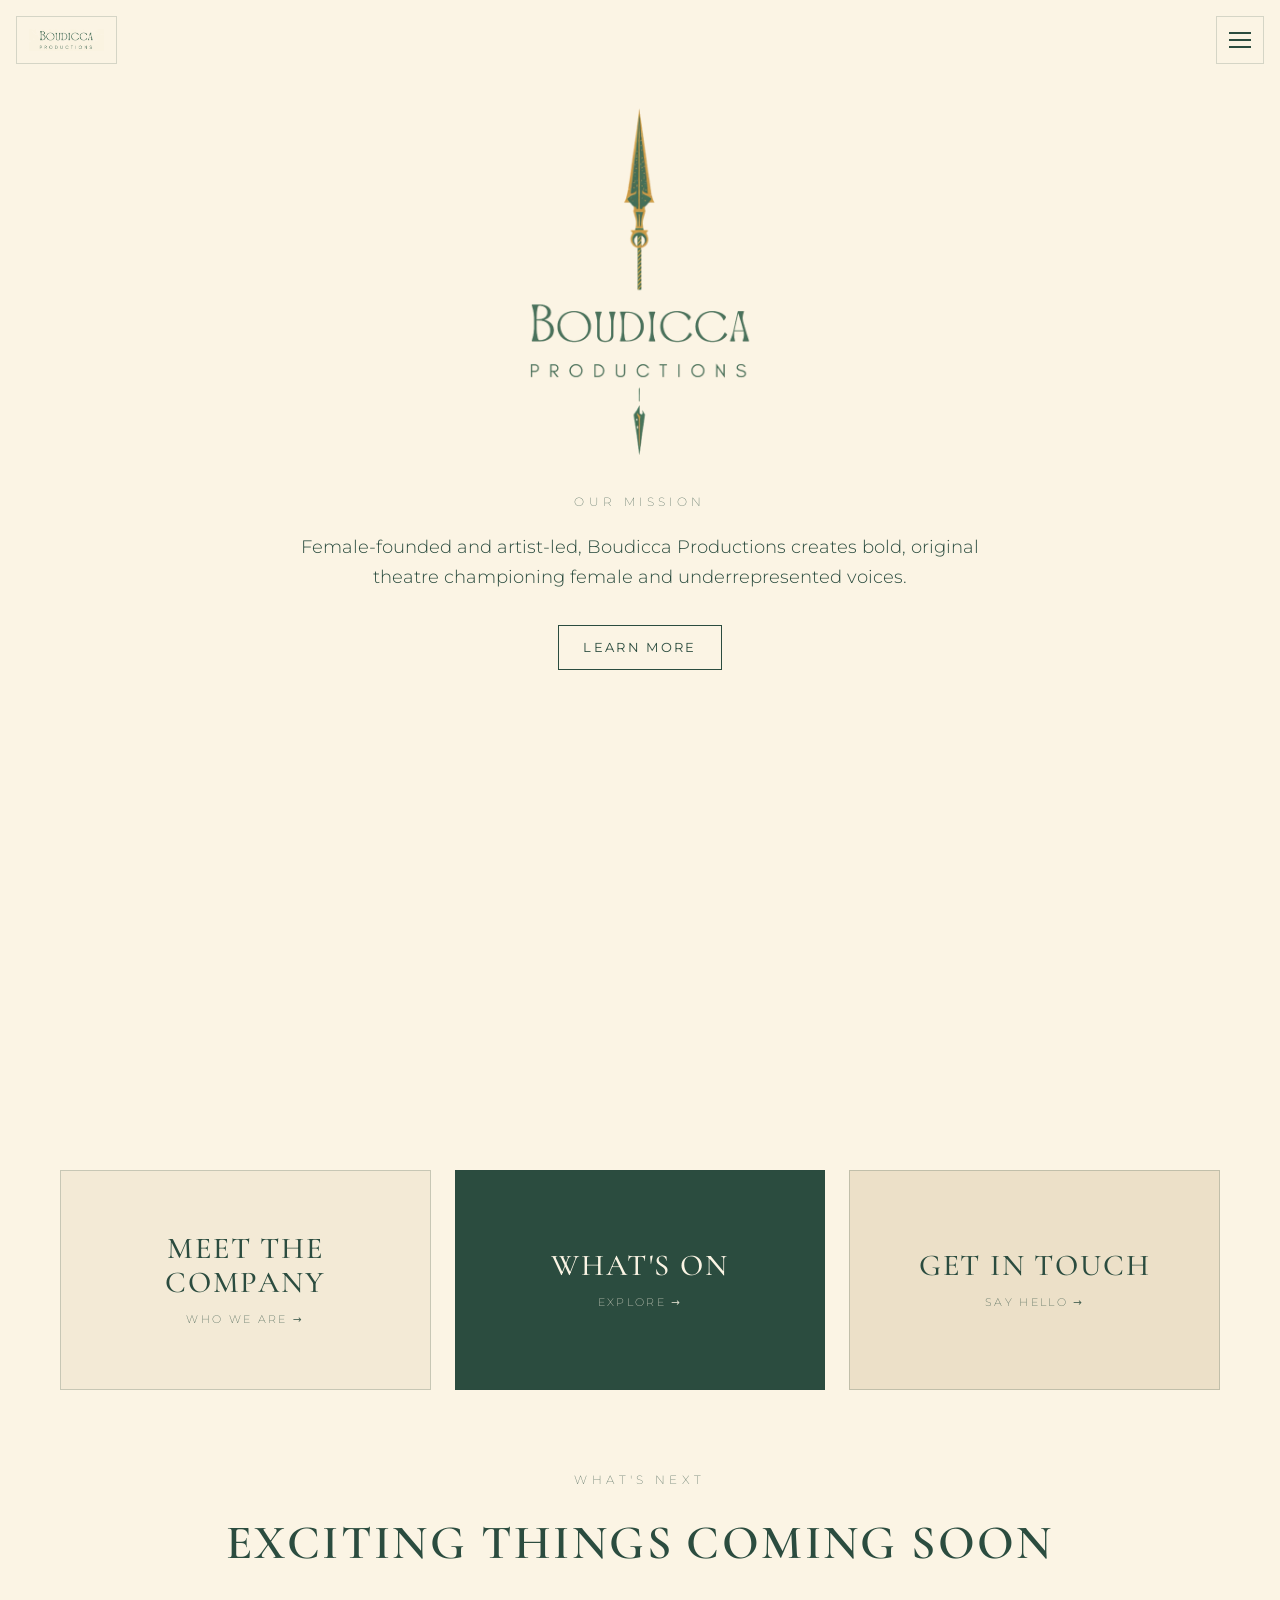
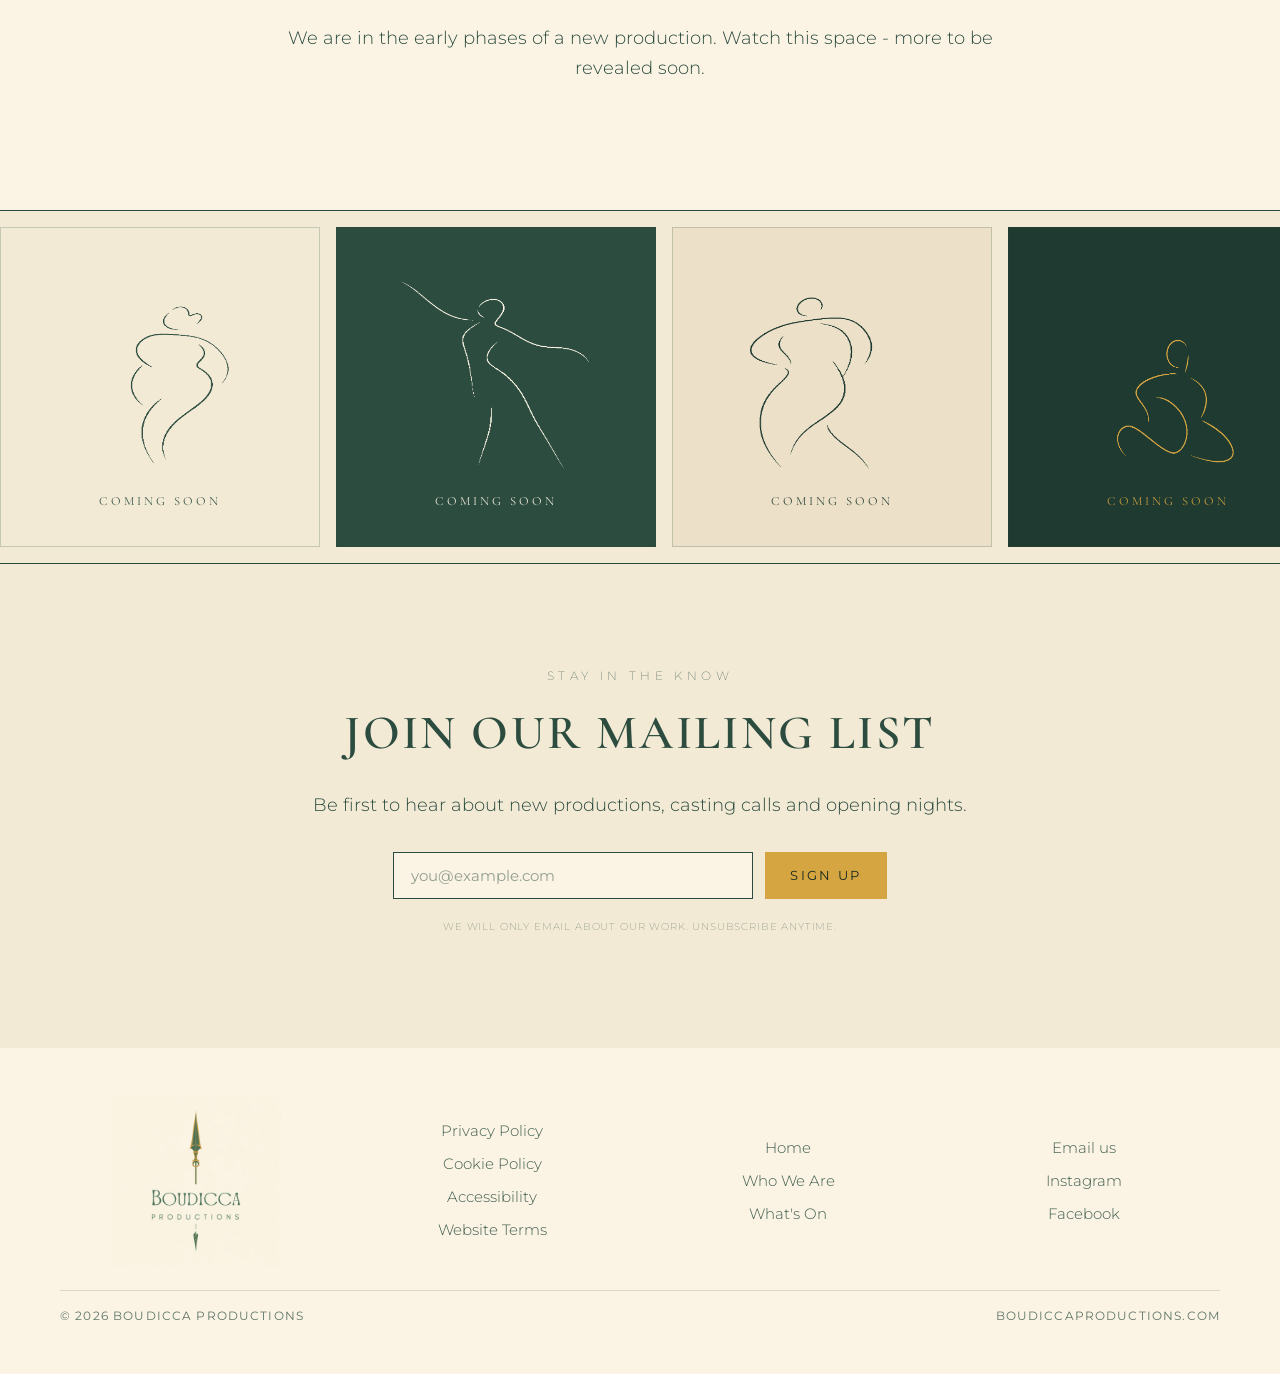
<file: index.html>
<!DOCTYPE html>
<html lang="en">
  <head>
    <meta charset="utf-8" />
    <meta name="viewport" content="width=device-width, initial-scale=1" />
    <title>Boudicca Productions | Female-Led Theatre in Colchester</title>
    <meta
      name="description"
      content="Boudicca Productions is a female-founded, artist-led theatre company in Colchester championing women and underrepresented voices."
    />
    <link rel="canonical" href="https://boudiccaproductions.com/" />
    <meta property="og:type" content="website" />
    <meta property="og:title" content="Boudicca Productions | Female-Led Theatre in Colchester" />
    <meta property="og:description" content="Bold, original theatre championing women and underrepresented voices." />
    <meta property="og:url" content="https://boudiccaproductions.com/" />
    <meta property="og:image" content="https://boudiccaproductions.com/assets/img/logo.png" />
    <meta name="twitter:card" content="summary_large_image" />
    <link rel="icon" type="image/png" sizes="32x32" href="assets/img/favicon-32.png" />
    <link rel="apple-touch-icon" sizes="180x180" href="assets/img/favicon-180.png" />
    <link rel="stylesheet" href="css/style.css?v=20260803-18" />
    <script type="application/ld+json">
      {
        "@context": "https://schema.org",
        "@type": "Organization",
        "name": "Boudicca Productions",
        "url": "https://boudiccaproductions.com/",
        "logo": "https://boudiccaproductions.com/assets/img/logo.png",
        "email": "info@boudiccaproductions.com",
        "sameAs": [
          "https://www.instagram.com/boudiccaproductions/",
          "https://www.facebook.com/boudiccaproductions"
        ]
      }
    </script>
  </head>
  <body>
    <input type="checkbox" id="nav-toggle" class="nav-toggle" aria-label="Open menu" />
    <label for="nav-toggle" class="burger" aria-hidden="true"><span></span><span></span><span></span></label>
    <a class="brand-chip" href="index.html" aria-label="Boudicca Productions home"><img src="assets/img/wordmark.png" alt="Boudicca Productions" width="1184" height="346" /></a>
    <nav class="nav-overlay" aria-label="Primary">
      <ul>
          <li><a href="index.html" aria-current="page">Home</a></li>
          <li><a href="projects.html">What's On</a></li>
          <li><a href="who-we-are.html">Who We Are</a></li>
          <li><a href="mission.html">Our Mission</a></li>
          <li><a href="blog.html">Blog</a></li>
          <li><a href="contact.html">Contact</a></li>      </ul>
    </nav>
    <header class="site-header site-header--flush">
      <!-- LOGO ROW as the top banner: logo centred, a placeholder block each side.
           Swap the side blocks for images/content later. -->
      <div class="container" style="padding: 4.5rem 0 0">
        <img
          class="brand-band__logo"
          src="assets/img/logo-clear.png"
          alt=""
          width="900"
          height="900"
        />
      </div>
    </header>

    <main>
      <h1 class="sr-only">Boudicca Productions</h1>

      <!-- ============ MISSION STATEMENT ============ -->
      <section
        class="section section--tight center"
        id="mission"
        style="padding-top: 0"
      >
        <div class="container">
          <p class="eyebrow">Our Mission</p>
          <p class="lede">
            Female-founded and artist-led, Boudicca Productions creates bold,
            original theatre championing female and underrepresented voices.
          </p>
          <p style="margin-top: 2rem; margin-inline: auto">
            <a class="btn" href="mission.html">Learn More</a>
          </p>
        </div>
      </section>

      <!-- ============ CROSSFADE (below the mission) ============ -->
      <!-- Placeholder "Coming Soon" slides; swap each .hero-slide for an image:
           <div class="hero-slide"><img src="assets/img/hero/1.jpg" alt="" /></div> -->
      <section class="section" style="padding-block: 0" aria-label="Coming soon">
        <div class="hero-slider">
          <div class="hero-slide shade-g1"><span>Coming Soon</span></div>
          <div class="hero-slide shade-c1"><span>Coming Soon</span></div>
          <div class="hero-slide shade-g2"><span>Coming Soon</span></div>
        </div>
      </section>

      <!-- ============ CTA ROW (three link blocks, no logo) ============ -->
      <section class="section section--tight center cta-row-section">
        <div class="container">
          <div class="cta-row">
            <a class="logo-side shade-c1" href="who-we-are.html">
              <span class="logo-side__title">Meet the Company</span>
              <span class="logo-side__cue">Who we are &rarr;</span>
            </a>
            <a class="logo-side shade-g1" href="projects.html">
              <span class="logo-side__title">What's On</span>
              <span class="logo-side__cue">Explore &rarr;</span>
            </a>
            <a class="logo-side shade-c2" href="contact.html">
              <span class="logo-side__title">Get in Touch</span>
              <span class="logo-side__cue">Say hello &rarr;</span>
            </a>
          </div>
        </div>
      </section>

      <!-- ============ COMING SOON (text, own section) ============ -->
      <section class="section section--tight center what-next-block" aria-label="What's next">
        <div class="container">
          <p class="eyebrow">What's Next</p>
          <h2>Exciting things coming soon</h2>
          <p class="lede">
            We are in the early phases of a new production. Watch this space -
            more to be revealed soon.
          </p>
        </div>
      </section>

      <!-- ============ MARQUEE (standalone) ============ -->
      <section
        class="section section--tight"
        style="padding-bottom: 0"
        aria-label="Upcoming productions"
      >
        <!-- Full-bleed, infinitely scrolling coming-soon artwork. The track holds
             two identical copies of the cards so the animation loops seamlessly. -->
        <div class="marquee" aria-label="Upcoming productions">
          <div class="marquee__track">
            <!-- copy 1 -->
            <div class="coming-slide shade-c1"><span class="coming-figure coming-figure--one" aria-hidden="true"></span><span class="coming-label">Coming Soon</span></div>
            <div class="coming-slide shade-g1"><span class="coming-figure coming-figure--two" aria-hidden="true"></span><span class="coming-label">Coming Soon</span></div>
            <div class="coming-slide shade-c2 line-deep"><span class="coming-figure coming-figure--three" aria-hidden="true"></span><span class="coming-label">Coming Soon</span></div>
            <div class="coming-slide shade-g2 line-gold"><span class="coming-figure coming-figure--four" aria-hidden="true"></span><span class="coming-label">Coming Soon</span></div>
            <div class="coming-slide shade-c3"><span class="coming-figure coming-figure--five" aria-hidden="true"></span><span class="coming-label">Coming Soon</span></div>
            <!-- copy 2 (visual duplicate, hidden from assistive tech) -->
            <div class="coming-slide shade-c1" aria-hidden="true"><span class="coming-figure coming-figure--one"></span><span class="coming-label">Coming Soon</span></div>
            <div class="coming-slide shade-g1" aria-hidden="true"><span class="coming-figure coming-figure--two"></span><span class="coming-label">Coming Soon</span></div>
            <div class="coming-slide shade-c2 line-deep" aria-hidden="true"><span class="coming-figure coming-figure--three"></span><span class="coming-label">Coming Soon</span></div>
            <div class="coming-slide shade-g2 line-gold" aria-hidden="true"><span class="coming-figure coming-figure--four"></span><span class="coming-label">Coming Soon</span></div>
            <div class="coming-slide shade-c3" aria-hidden="true"><span class="coming-figure coming-figure--five"></span><span class="coming-label">Coming Soon</span></div>
          </div>
        </div>
      </section>
          <section class="section section--tint newsletter" id="newsletter">
        <div class="container">
          <p class="eyebrow">Stay in the Know</p>
          <h2>Join our mailing list</h2>
          <p class="lede" style="margin-top: 0">
            Be first to hear about new productions, casting calls and opening
            nights.
          </p>
          <div id="mlb2-43827336" class="ml-subscribe-form ml-subscribe-form-43827336">
            <div class="row-form">
              <form class="signup ml-block-form" action="https://assets.mailerlite.com/jsonp/2514480/forms/193180775836813026/subscribe" method="post" target="_blank">
                <label class="sr-only" for="nl-email">Email address</label>
                <input id="nl-email" type="email" name="fields[email]" placeholder="you@example.com" autocomplete="email" required />
                <input type="hidden" name="ml-submit" value="1" />
                <input type="hidden" name="anticsrf" value="true" />
                <button class="btn btn--cta" type="submit">Sign up</button>
              </form>
            </div>
            <div class="row-success newsletter__status" style="display: none" tabindex="-1">
              <p><strong>Nearly there.</strong> Please check your inbox and confirm your subscription.</p>
            </div>
          </div>
          <p class="newsletter__note">
            We will only email about our work. Unsubscribe anytime.
          </p>
        </div>
      </section>
    </main>

    <!-- ============ FOOTER (split) ============ -->
    <footer class="site-footer">
      <div class="container">
        <div class="footer-grid">
          <div class="footer-box footer-box--logo">
            <img
              class="footer-logo"
              src="assets/img/logo.png"
              alt="Boudicca Productions"
              width="900"
              height="900"
            />
          </div>
          <div class="footer-box">
            <ul class="footer-list">
              <li><a href="privacy-policy.html">Privacy Policy</a></li>
              <li><a href="cookie-policy.html">Cookie Policy</a></li>
              <li><a href="accessibility.html">Accessibility</a></li>
              <li><a href="terms.html">Website Terms</a></li>
            </ul>
          </div>
          <div class="footer-box">
            <ul class="footer-list">
              <li><a href="index.html">Home</a></li>
              <li><a href="who-we-are.html">Who We Are</a></li>
              <li><a href="projects.html">What's On</a></li>
            </ul>
          </div>
          <div class="footer-box">
            <ul class="footer-list">
              <li><a href="mailto:info@boudiccaproductions.com">Email us</a></li>
              <li><a href="https://www.instagram.com/boudiccaproductions/">Instagram</a></li>
              <li><a href="https://www.facebook.com/boudiccaproductions">Facebook</a></li>
            </ul>
          </div>
        </div>
        <div class="footer-bottom">
          <span>&copy; 2026 Boudicca Productions</span>
          <span>boudiccaproductions.com</span>
        </div>
      </div>
    </footer>
    <script src="https://groot.mailerlite.com/js/w/webforms.min.js?v83147fa8ce2d95cb73ece7f28b469519"></script>
    <script src="js/newsletter.js"></script>
    <script>
      (function () {
        var t = document.getElementById("nav-toggle");
        if (!t) return;
        document.querySelectorAll(".nav-overlay a").forEach(function (a) {
          a.addEventListener("click", function () { t.checked = false; });
        });
        document.addEventListener("keydown", function (e) {
          if (e.key === "Escape") t.checked = false;
        });
      })();
    </script>
  </body>
</html>
</file>
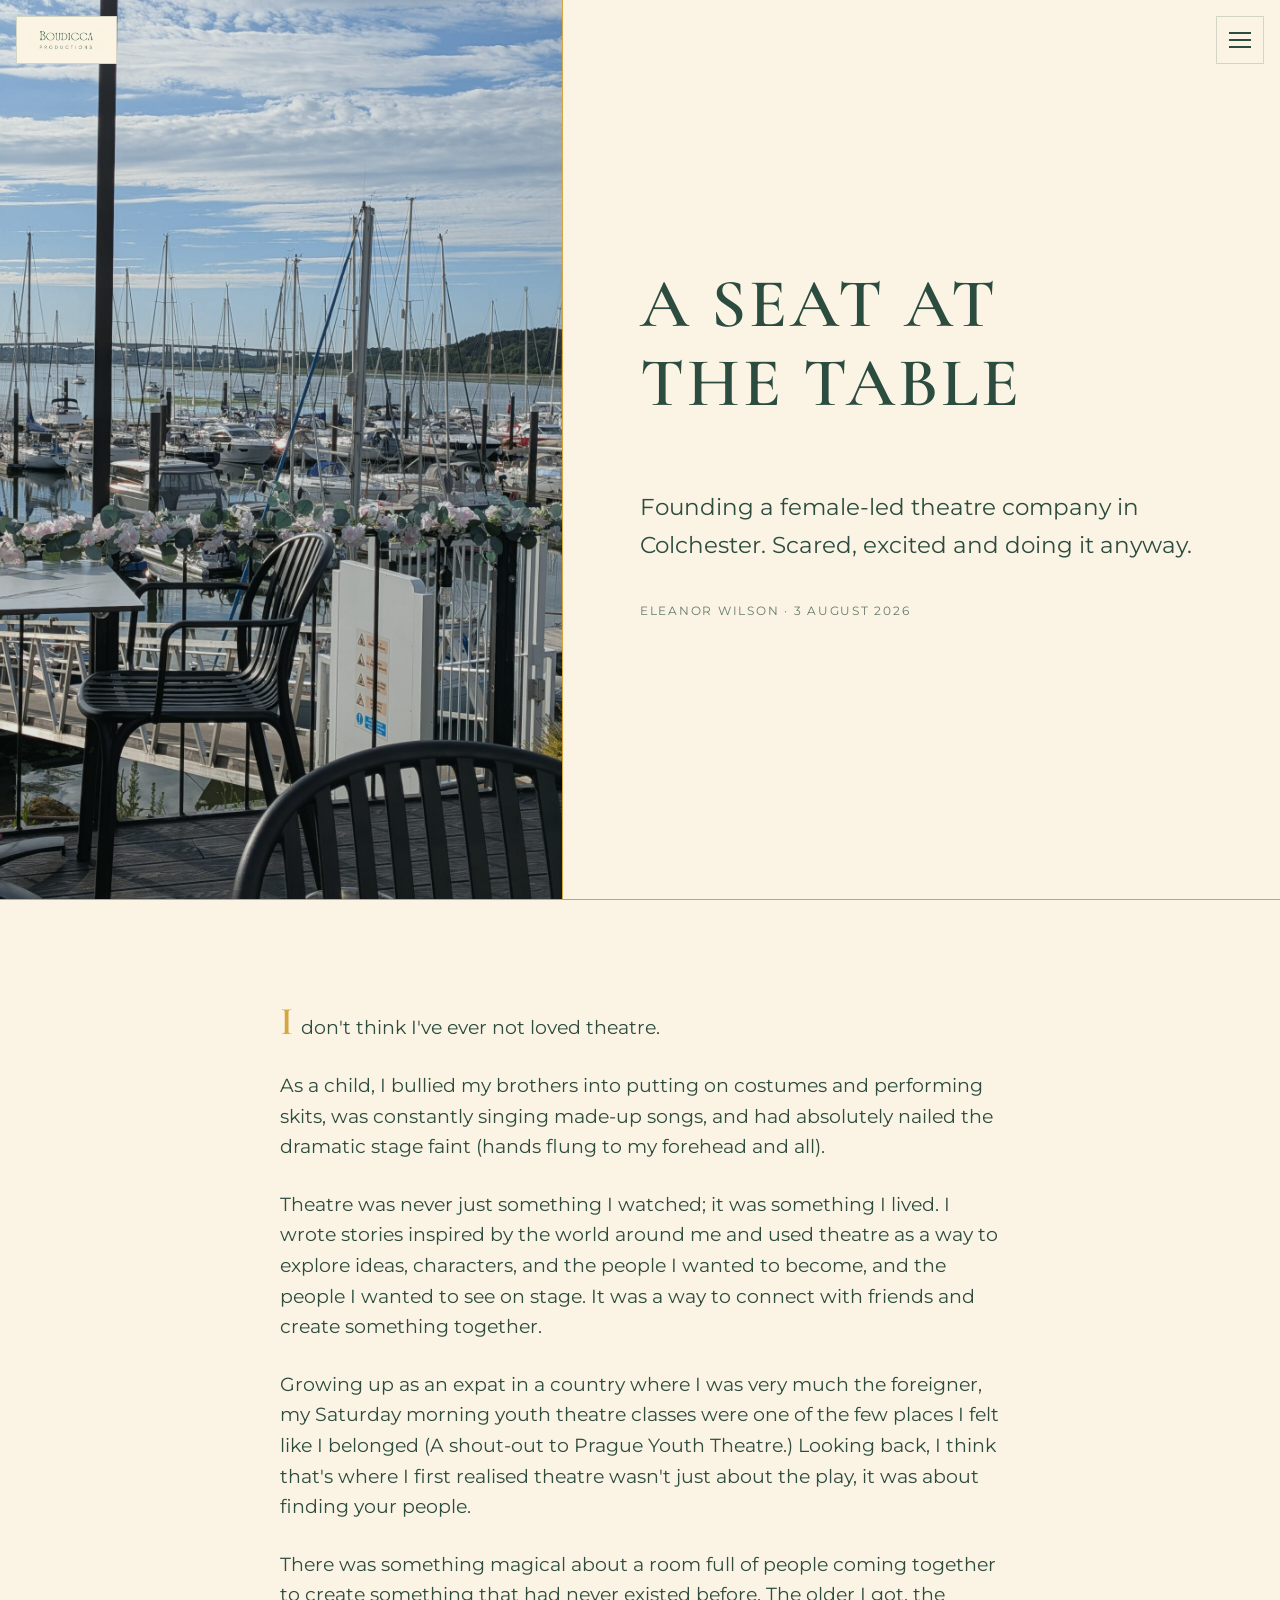
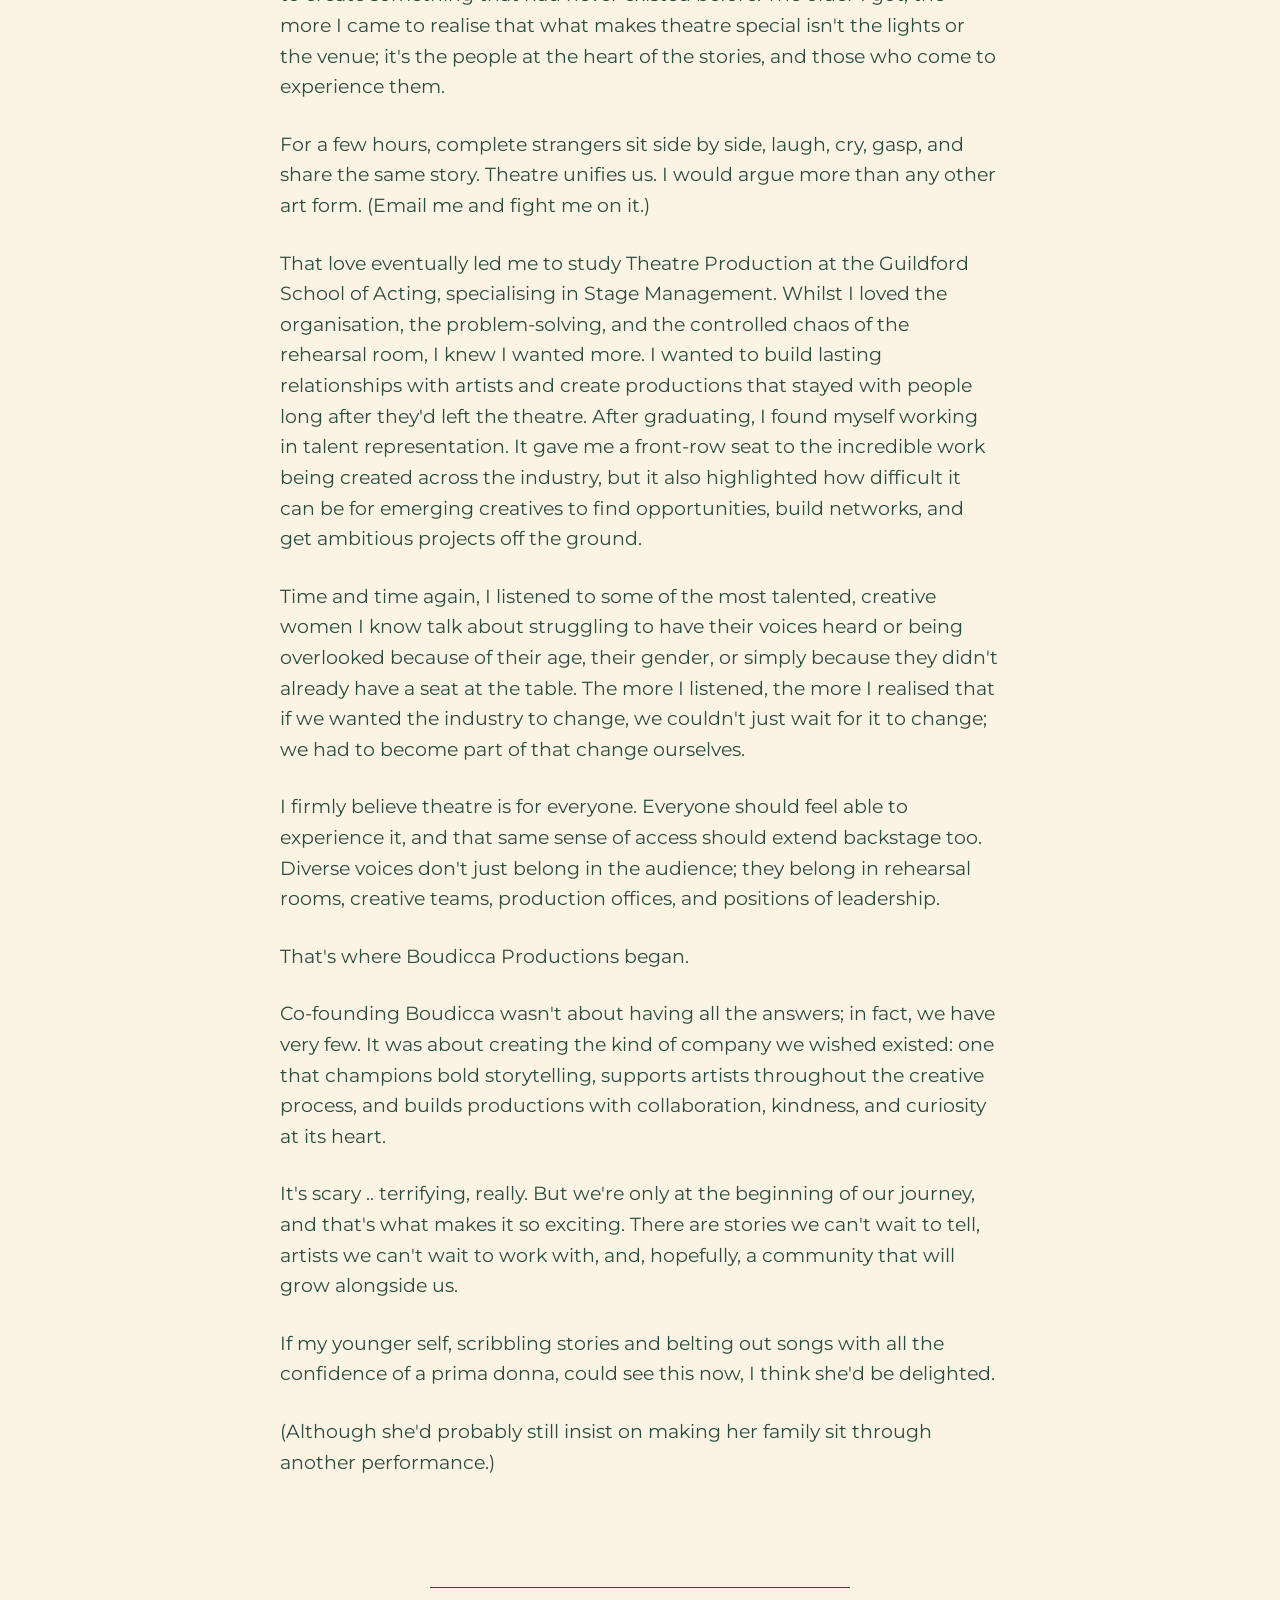
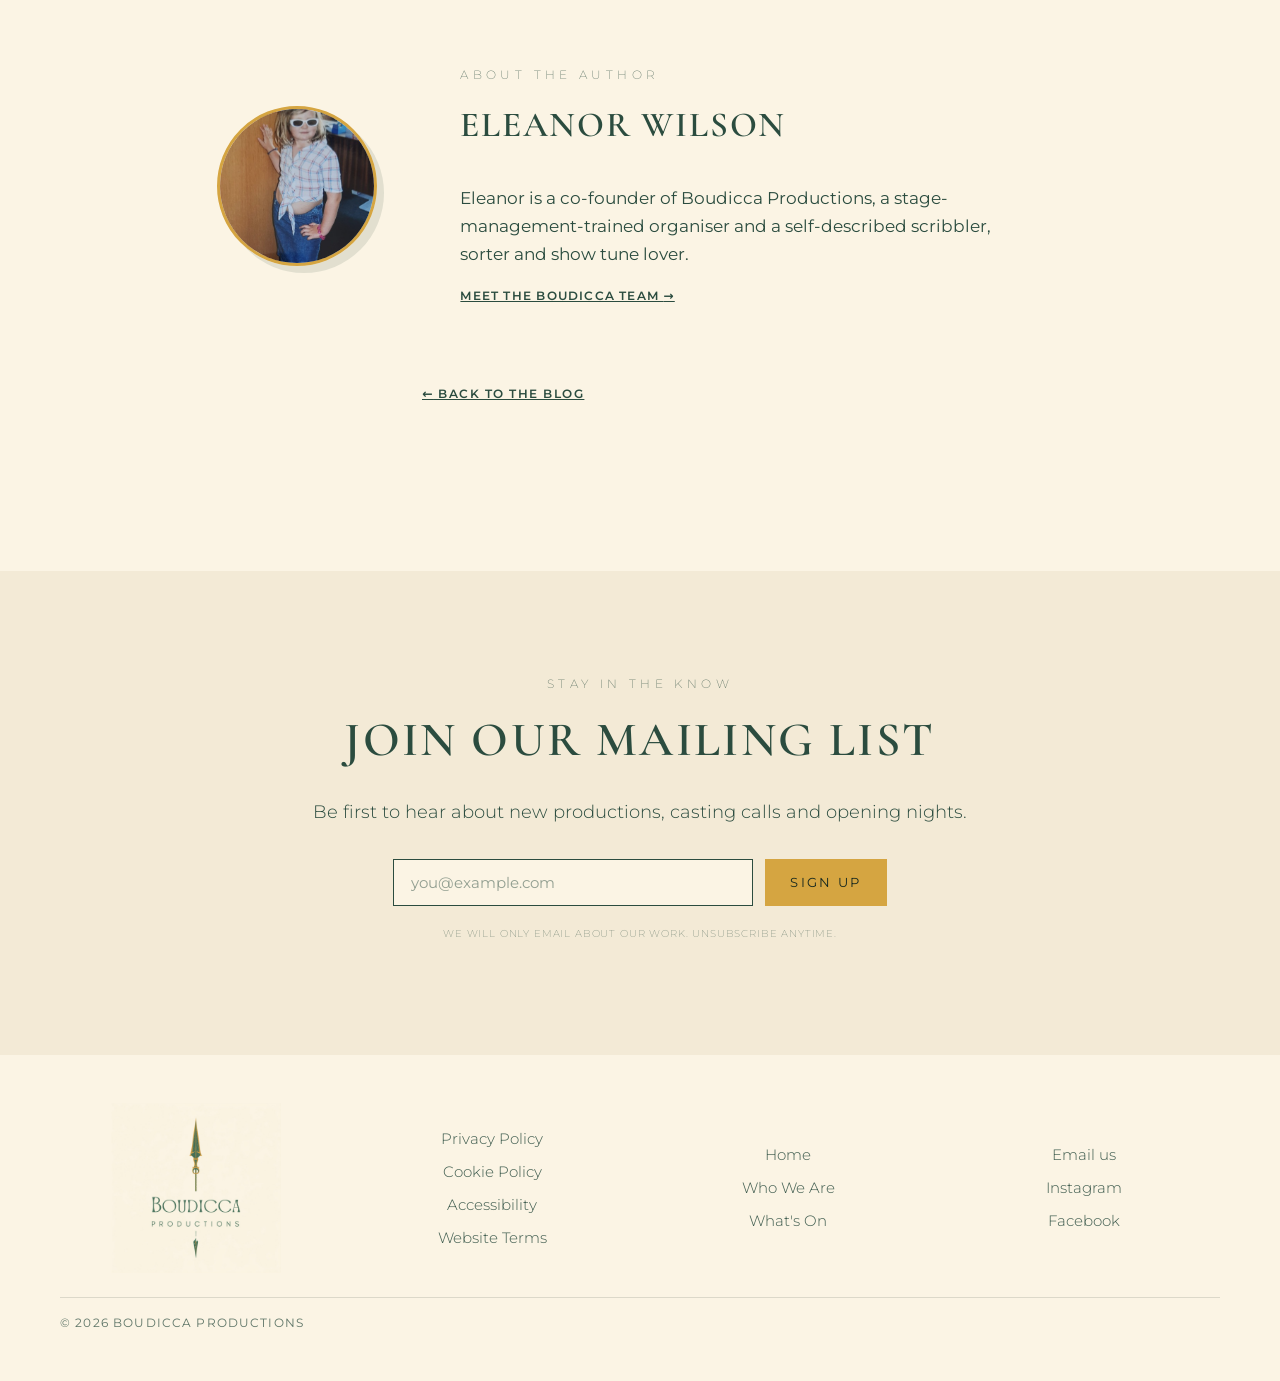
<file: a-seat-at-the-table.html>
<!DOCTYPE html>
<html lang="en">
  <head>
    <meta charset="utf-8" />
    <meta name="viewport" content="width=device-width, initial-scale=1" />
    <title>A Seat at the Table · Boudicca Productions</title>
    <meta name="description" content="Founding a female-led theatre company in Colchester. Scared, excited and doing it anyway." />
    <link rel="canonical" href="https://boudiccaproductions.com/a-seat-at-the-table.html" />
    <meta property="og:type" content="article" />
    <meta property="og:title" content="A Seat at the Table · Boudicca Productions" />
    <meta property="og:description" content="Founding a female-led theatre company in Colchester. Scared, excited and doing it anyway." />
    <meta property="og:url" content="https://boudiccaproductions.com/a-seat-at-the-table.html" />
    <meta property="og:image" content="https://boudiccaproductions.com/assets/img/a-seat-at-the-table-cover.jpg" />
    <meta name="twitter:card" content="summary_large_image" />
    <link rel="icon" type="image/png" sizes="32x32" href="assets/img/favicon-32.png" />
    <link rel="apple-touch-icon" sizes="180x180" href="assets/img/favicon-180.png" />
    <link rel="stylesheet" href="css/style.css?v=20260803-18" />
    <script type="application/ld+json">
      {
        "@context": "https://schema.org",
        "@type": "BlogPosting",
        "headline": "A Seat at the Table",
        "description": "Founding a female-led theatre company in Colchester. Scared, excited and doing it anyway.",
        "image": "https://boudiccaproductions.com/assets/img/a-seat-at-the-table-cover.jpg",
        "datePublished": "2026-08-03",
        "author": { "@type": "Person", "name": "Eleanor Wilson" },
        "publisher": { "@type": "Organization", "name": "Boudicca Productions" }
      }
    </script>
  </head>
  <body>
    <input type="checkbox" id="nav-toggle" class="nav-toggle" aria-label="Open menu" />
    <label for="nav-toggle" class="burger" aria-hidden="true"><span></span><span></span><span></span></label>
    <a class="brand-chip" href="index.html" aria-label="Boudicca Productions home"><img src="assets/img/wordmark.png" alt="Boudicca Productions" width="1184" height="346" /></a>
    <nav class="nav-overlay" aria-label="Primary">
      <ul>
        <li><a href="index.html">Home</a></li>
        <li><a href="projects.html">What&apos;s On</a></li>
        <li><a href="who-we-are.html">Who We Are</a></li>
        <li><a href="mission.html">Our Mission</a></li>
        <li><a href="blog.html" aria-current="page">Blog</a></li>
        <li><a href="contact.html">Contact</a></li>
      </ul>
    </nav>

    <main>
      <header class="blog-article__opening">
        <div class="blog-article__opening-image" role="img" aria-label="A marina viewed from a terrace, with an empty chair and table in the foreground" style="--blog-opening-image: url('../assets/img/a-seat-at-the-table-cover.jpg')"></div>
        <div class="blog-article__opening-copy">
          <h1><span>A Seat at</span><span>The Table</span></h1>
          <p class="blog-article__tagline">Founding a female-led theatre company in Colchester. Scared, excited and doing it anyway.</p>
          <p class="blog-article__meta">Eleanor Wilson · <time datetime="2026-08-03">3 August 2026</time></p>
        </div>
      </header>

      <article class="section blog-article">
        <div class="container blog-article__body">
          <p>I don&apos;t think I&apos;ve ever not loved theatre.</p>
          <p>As a child, I bullied my brothers into putting on costumes and performing skits, was constantly singing made-up songs, and had absolutely nailed the dramatic stage faint (hands flung to my forehead and all).</p>
          <p>Theatre was never just something I watched; it was something I lived. I wrote stories inspired by the world around me and used theatre as a way to explore ideas, characters, and the people I wanted to become, and the people I wanted to see on stage. It was a way to connect with friends and create something together.</p>
          <p>Growing up as an expat in a country where I was very much the foreigner, my Saturday morning youth theatre classes were one of the few places I felt like I belonged  (A shout-out to Prague Youth Theatre.) Looking back, I think that&apos;s where I first realised theatre wasn&apos;t just about the play, it was about finding your people.</p>
          <p>There was something magical about a room full of people coming together to create something that had never existed before. The older I got, the more I came to realise that what makes theatre special isn&apos;t the lights or the venue; it&apos;s the people at the heart of the stories, and those who come to experience them.</p>
          <p>For a few hours, complete strangers sit side by side, laugh, cry, gasp, and share the same story. Theatre unifies us. I would argue more than any other art form. (Email me and fight me on it.)</p>
          <p>That love eventually led me to study Theatre Production at the Guildford School of Acting, specialising in Stage Management. Whilst I loved the organisation, the problem-solving, and the controlled chaos of the rehearsal room, I knew I wanted more. I wanted to build lasting relationships with artists and create productions that stayed with people long after they&apos;d left the theatre. After graduating, I found myself working in talent representation. It gave me a front-row seat to the incredible work being created across the industry, but it also highlighted how difficult it can be for emerging creatives to find opportunities, build networks, and get ambitious projects off the ground.</p>
          <p>Time and time again, I listened to some of the most talented, creative women I know talk about struggling to have their voices heard or being overlooked because of their age, their gender, or simply because they didn&apos;t already have a seat at the table. The more I listened, the more I realised that if we wanted the industry to change, we couldn&apos;t just wait for it to change; we had to become part of that change ourselves.</p>
          <p>I firmly believe theatre is for everyone. Everyone should feel able to experience it, and that same sense of access should extend backstage too. Diverse voices don&apos;t just belong in the audience; they belong in rehearsal rooms, creative teams, production offices, and positions of leadership.</p>
          <p>That&apos;s where Boudicca Productions began.</p>
          <p>Co-founding Boudicca wasn&apos;t about having all the answers; in fact, we have very few. It was about creating the kind of company we wished existed: one that champions bold storytelling, supports artists throughout the creative process, and builds productions with collaboration, kindness, and curiosity at its heart.</p>
          <p>It&apos;s scary .. terrifying, really. But we&apos;re only at the beginning of our journey, and that&apos;s what makes it so exciting. There are stories we can&apos;t wait to tell, artists we can&apos;t wait to work with, and, hopefully, a community that will grow alongside us.</p>
          <p>If my younger self, scribbling stories and belting out songs with all the confidence of a prima donna, could see this now, I think she&apos;d be delighted.</p>
          <p>(Although she&apos;d probably still insist on making her family sit through another performance.)</p>
        </div>
        <footer class="container blog-article__footer">
          <div class="blog-article__portrait">
            <img src="assets/img/team/eleanor-wilson.jpg" alt="Eleanor Wilson" width="436" height="755" />
          </div>
          <div class="blog-article__author">
            <p class="eyebrow">About the Author</p>
            <h2>Eleanor Wilson</h2>
            <p>Eleanor is a co-founder of Boudicca Productions, a stage-management-trained organiser and a self-described scribbler, sorter and show tune lover.</p>
            <a href="who-we-are.html">Meet the Boudicca team <span aria-hidden="true">→</span></a>
          </div>
          <a class="blog-article__back" href="blog.html"><span aria-hidden="true">←</span> Back to the blog</a>
        </footer>
      </article>

      <section class="section section--tint newsletter" id="newsletter">
        <div class="container">
          <p class="eyebrow">Stay in the Know</p>
          <h2>Join our mailing list</h2>
          <p class="lede" style="margin-top: 0">Be first to hear about new productions, casting calls and opening nights.</p>
          <div id="mlb2-43827336" class="ml-subscribe-form ml-subscribe-form-43827336">
            <div class="row-form">
              <form class="signup ml-block-form" action="https://assets.mailerlite.com/jsonp/2514480/forms/193180775836813026/subscribe" method="post" target="_blank">
                <label class="sr-only" for="article-nl-email">Email address</label>
                <input id="article-nl-email" type="email" name="fields[email]" placeholder="you@example.com" autocomplete="email" required />
                <input type="hidden" name="ml-submit" value="1" />
                <input type="hidden" name="anticsrf" value="true" />
                <button class="btn btn--cta" type="submit">Sign up</button>
              </form>
            </div>
            <div class="row-success newsletter__status" style="display: none" tabindex="-1"><p><strong>Nearly there.</strong> Please check your inbox and confirm your subscription.</p></div>
          </div>
          <p class="newsletter__note">We will only email about our work. Unsubscribe anytime.</p>
        </div>
      </section>
    </main>

    <footer class="site-footer">
      <div class="container">
        <div class="footer-grid">
          <div class="footer-box footer-box--logo"><img class="footer-logo" src="assets/img/logo.png" alt="Boudicca Productions" width="900" height="900" /></div>
          <div class="footer-box"><ul class="footer-list"><li><a href="privacy-policy.html">Privacy Policy</a></li><li><a href="cookie-policy.html">Cookie Policy</a></li><li><a href="accessibility.html">Accessibility</a></li><li><a href="terms.html">Website Terms</a></li></ul></div>
          <div class="footer-box"><ul class="footer-list"><li><a href="index.html">Home</a></li><li><a href="who-we-are.html">Who We Are</a></li><li><a href="projects.html">What&apos;s On</a></li></ul></div>
          <div class="footer-box"><ul class="footer-list"><li><a href="mailto:info@boudiccaproductions.com">Email us</a></li><li><a href="https://www.instagram.com/boudiccaproductions/">Instagram</a></li><li><a href="https://www.facebook.com/boudiccaproductions">Facebook</a></li></ul></div>
        </div>
        <div class="footer-bottom"><span>&copy; 2026 Boudicca Productions</span></div>
      </div>
    </footer>
    <script src="https://groot.mailerlite.com/js/w/webforms.min.js?v83147fa8ce2d95cb73ece7f28b469519"></script>
    <script src="js/newsletter.js"></script>
    <script>
      (function () {
        var t = document.getElementById("nav-toggle");
        if (!t) return;
        document.querySelectorAll(".nav-overlay a").forEach(function (a) { a.addEventListener("click", function () { t.checked = false; }); });
        document.addEventListener("keydown", function (e) { if (e.key === "Escape") t.checked = false; });
      })();
    </script>
  </body>
</html>
</file>
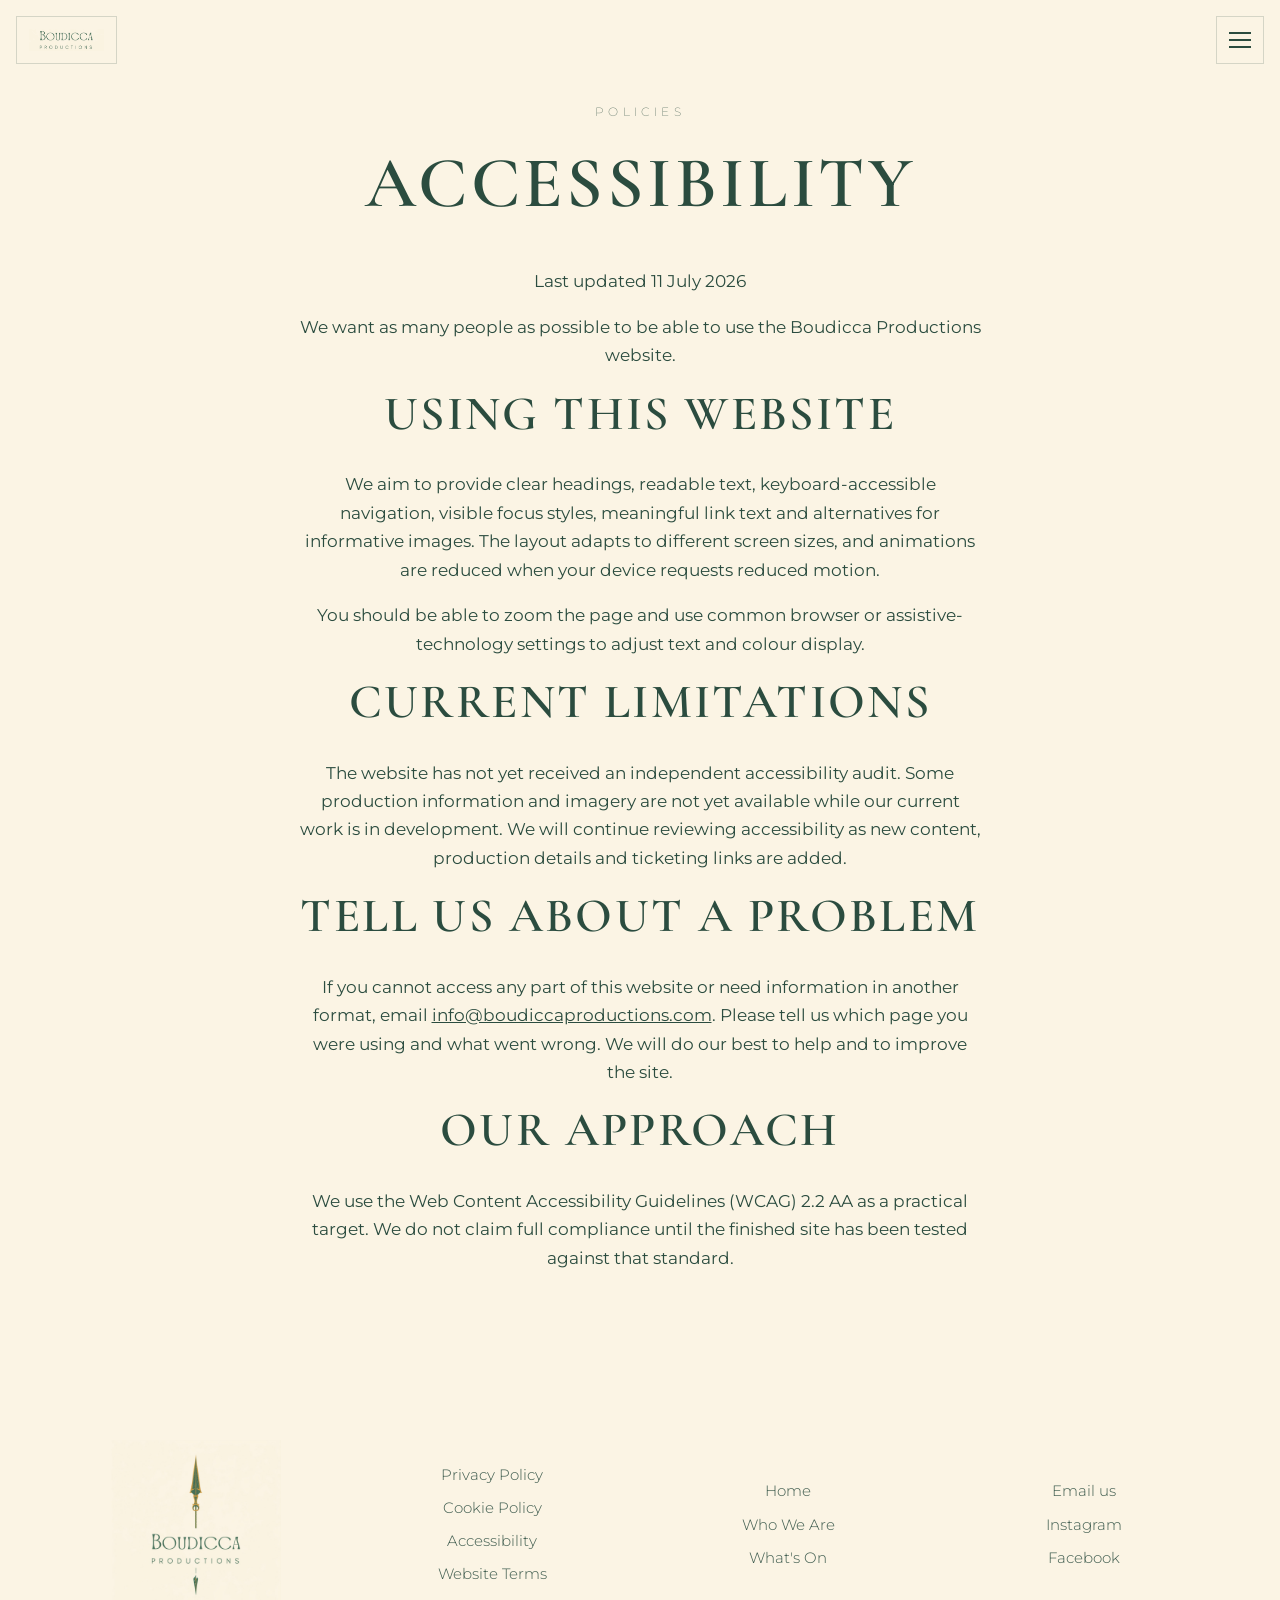
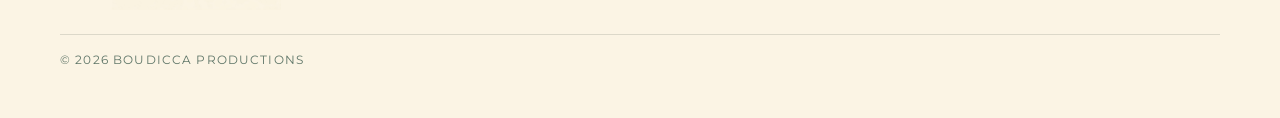
<file: accessibility.html>
<!DOCTYPE html><html lang="en"><head><meta charset="utf-8"><meta name="viewport" content="width=device-width,initial-scale=1"><title>Accessibility - Boudicca Productions</title><meta name="description" content="Accessibility information for the Boudicca Productions website."><link rel="canonical" href="https://boudiccaproductions.com/accessibility.html"><meta property="og:type" content="website"><meta property="og:title" content="Accessibility - Boudicca Productions"><meta property="og:description" content="Accessibility information for the Boudicca Productions website."><meta property="og:url" content="https://boudiccaproductions.com/accessibility.html"><meta property="og:image" content="https://boudiccaproductions.com/assets/img/logo.png"><meta name="twitter:card" content="summary_large_image"><link rel="icon" type="image/png" sizes="32x32" href="assets/img/favicon-32.png"><link rel="apple-touch-icon" sizes="180x180" href="assets/img/favicon-180.png"><link rel="stylesheet" href="css/style.css?v=20260803-18"></head><body><input type="checkbox" id="nav-toggle" class="nav-toggle" aria-label="Open menu"><label for="nav-toggle" class="burger" aria-hidden="true"><span></span><span></span><span></span></label><a class="brand-chip" href="index.html" aria-label="Boudicca Productions home"><img src="assets/img/wordmark.png" alt="Boudicca Productions" width="1184" height="346"></a><nav class="nav-overlay" aria-label="Primary"><ul><li><a href="index.html">Home</a></li><li><a href="projects.html">What's On</a></li><li><a href="who-we-are.html">Who We Are</a></li><li><a href="mission.html">Our Mission</a></li><li><a href="blog.html">Blog</a></li><li><a href="contact.html">Contact</a></li></ul></nav><main><section class="section policy-page"><div class="container"><p class="eyebrow">Policies</p><h1>Accessibility</h1><p class="policy-meta">Last updated 11 July 2026</p><p>We want as many people as possible to be able to use the Boudicca Productions website.</p><h2>Using this website</h2><p>We aim to provide clear headings, readable text, keyboard-accessible navigation, visible focus styles, meaningful link text and alternatives for informative images. The layout adapts to different screen sizes, and animations are reduced when your device requests reduced motion.</p><p>You should be able to zoom the page and use common browser or assistive-technology settings to adjust text and colour display.</p><h2>Current limitations</h2><p>The website has not yet received an independent accessibility audit. Some production information and imagery are not yet available while our current work is in development. We will continue reviewing accessibility as new content, production details and ticketing links are added.</p><h2>Tell us about a problem</h2><p>If you cannot access any part of this website or need information in another format, email <a href="mailto:info@boudiccaproductions.com">info@boudiccaproductions.com</a>. Please tell us which page you were using and what went wrong. We will do our best to help and to improve the site.</p><h2>Our approach</h2><p>We use the Web Content Accessibility Guidelines (WCAG) 2.2 AA as a practical target. We do not claim full compliance until the finished site has been tested against that standard.</p></div></section></main>
<footer class="site-footer"><div class="container"><div class="footer-grid"><div class="footer-box footer-box--logo"><img class="footer-logo" src="assets/img/logo.png" alt="Boudicca Productions" width="900" height="900"></div><div class="footer-box"><ul class="footer-list"><li><a href="privacy-policy.html">Privacy Policy</a></li><li><a href="cookie-policy.html">Cookie Policy</a></li><li><a href="accessibility.html" aria-current="page">Accessibility</a></li><li><a href="terms.html">Website Terms</a></li></ul></div><div class="footer-box"><ul class="footer-list"><li><a href="index.html">Home</a></li><li><a href="who-we-are.html">Who We Are</a></li><li><a href="projects.html">What's On</a></li></ul></div><div class="footer-box"><ul class="footer-list"><li><a href="mailto:info@boudiccaproductions.com">Email us</a></li><li><a href="https://www.instagram.com/boudiccaproductions/">Instagram</a></li><li><a href="https://www.facebook.com/boudiccaproductions">Facebook</a></li></ul></div></div><div class="footer-bottom"><span>&copy; 2026 Boudicca Productions</span></div></div></footer><script>(function(){var t=document.getElementById("nav-toggle");if(!t)return;document.querySelectorAll(".nav-overlay a").forEach(function(a){a.addEventListener("click",function(){t.checked=false;});});document.addEventListener("keydown",function(e){if(e.key==="Escape")t.checked=false;});})();</script></body></html>
</file>
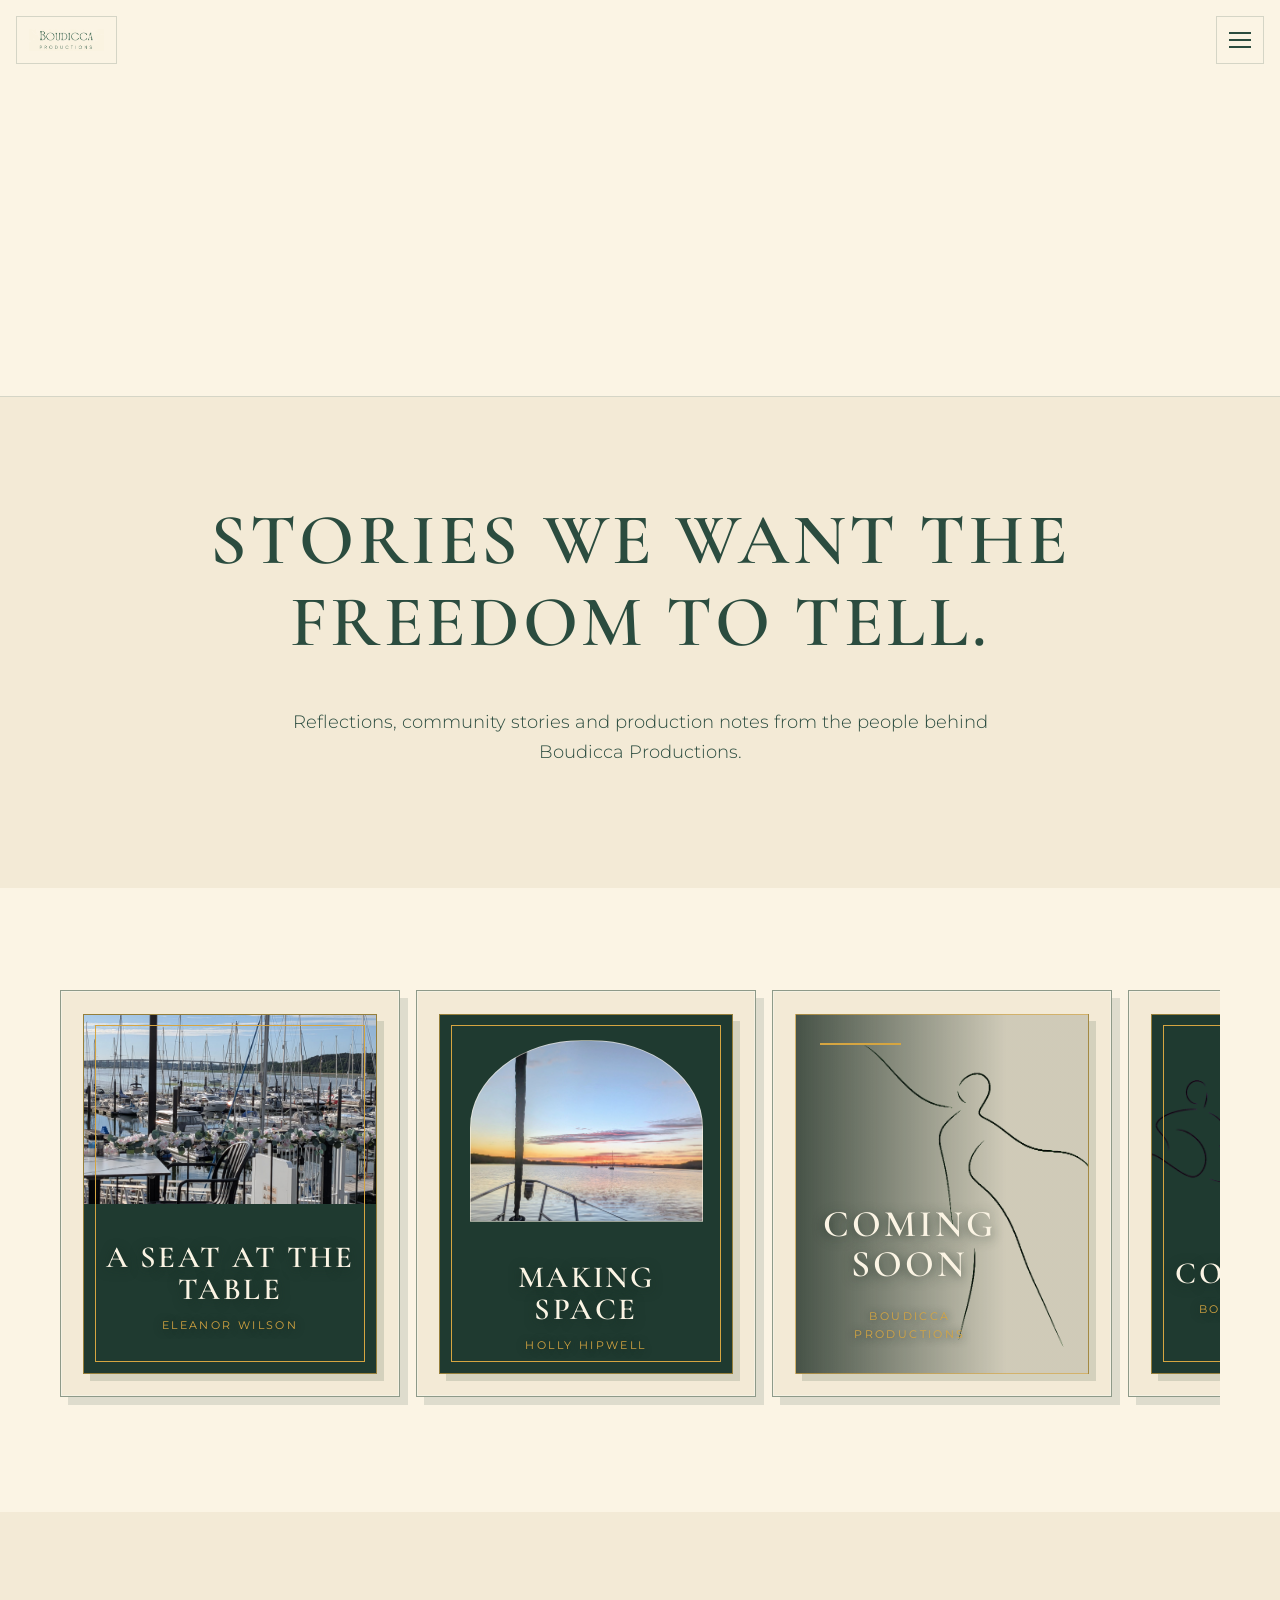
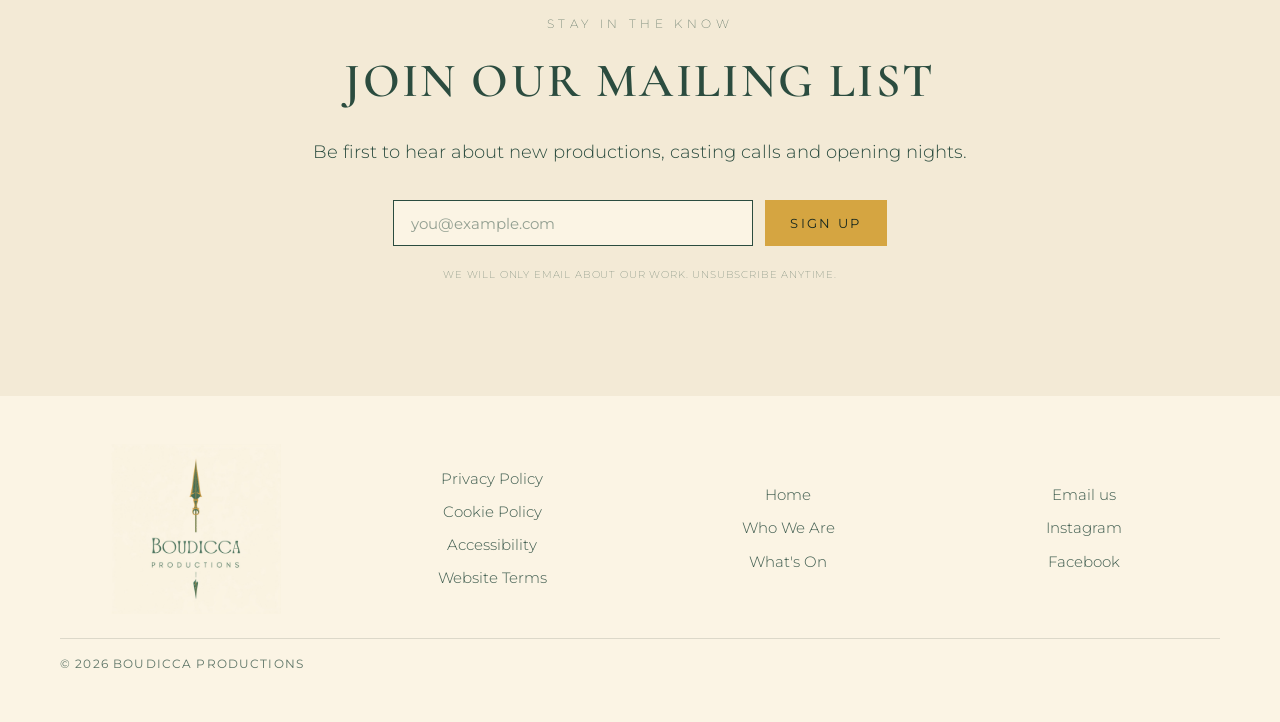
<file: blog.html>
<!DOCTYPE html>
<html lang="en">
  <head>
    <meta charset="utf-8" />
    <meta name="viewport" content="width=device-width, initial-scale=1" />
    <title>Blog · Boudicca Productions</title>
    <meta
      name="description"
      content="Stories, reflections and production notes from Boudicca Productions, a female-led theatre company in Colchester."
    />
    <link rel="canonical" href="https://boudiccaproductions.com/blog.html" />
    <meta property="og:type" content="website" />
    <meta property="og:title" content="Blog · Boudicca Productions" />
    <meta property="og:description" content="Stories, reflections and production notes from a female-led theatre company in Colchester." />
    <meta property="og:url" content="https://boudiccaproductions.com/blog.html" />
    <meta property="og:image" content="https://boudiccaproductions.com/assets/img/logo.png" />
    <meta name="twitter:card" content="summary_large_image" />
    <link rel="icon" type="image/png" sizes="32x32" href="assets/img/favicon-32.png" />
    <link rel="apple-touch-icon" sizes="180x180" href="assets/img/favicon-180.png" />
    <link rel="stylesheet" href="css/style.css?v=20260803-18" />
  </head>
  <body>
    <input type="checkbox" id="nav-toggle" class="nav-toggle" aria-label="Open menu" />
    <label for="nav-toggle" class="burger" aria-hidden="true"><span></span><span></span><span></span></label>
    <a class="brand-chip" href="index.html" aria-label="Boudicca Productions home"><img src="assets/img/wordmark.png" alt="Boudicca Productions" width="1184" height="346" /></a>
    <nav class="nav-overlay" aria-label="Primary">
      <ul>
        <li><a href="index.html">Home</a></li>
        <li><a href="projects.html">What&apos;s On</a></li>
        <li><a href="who-we-are.html">Who We Are</a></li>
        <li><a href="mission.html">Our Mission</a></li>
        <li><a href="blog.html" aria-current="page">Blog</a></li>
        <li><a href="contact.html">Contact</a></li>
      </ul>
    </nav>
    <header class="site-header">
      <div class="hero-slider" aria-label="Blog header">
        <div class="hero-slide shade-g1"><span>Blog</span></div>
        <div class="hero-slide shade-c1"><span>Stories</span></div>
        <div class="hero-slide shade-g2"><span>Notes</span></div>
      </div>
    </header>

    <main>
      <section class="section section--tint center">
        <div class="container">
          <h1>Stories we want the freedom to tell.</h1>
          <p class="lede">
            Reflections, community stories and production notes from the people
            behind Boudicca Productions.
          </p>
        </div>
      </section>

      <section class="section">
        <div class="container blog-row">
          <!--
            BLOG COVER PRESETS
            Choose one class for each published post:
            blog-cover--editorial  (option 4: full photograph, asymmetric text)
            blog-cover--split      (option 5: photograph above, book jacket below)
            blog-cover--proscenium (option 6: photograph in a theatre-inspired arch)
            Set that post's image with: style="--blog-cover-image: url('../assets/img/FILENAME.jpg')"
            Full instructions and a copyable prompt are in BLOG-POST-GUIDE.md.
          -->
          <article class="blog-tile shade-c1">
            <a class="blog-tile__link" href="a-seat-at-the-table.html">
              <div class="blog-tile__cover blog-cover--split" style="--blog-cover-image: url('../assets/img/a-seat-at-the-table-cover.jpg')">
                <div class="blog-cover__copy">
                  <span class="blog-tile__title">A Seat at the Table</span>
                  <span class="blog-tile__author">Eleanor Wilson</span>
                </div>
              </div>
              <div class="blog-tile__body">
                <p class="eyebrow">3 August 2026</p>
                <p class="card__bio">Founding a female-led theatre company in Colchester. Scared, excited and doing it anyway.</p>
                <span class="blog-tile__read">Read the story <span aria-hidden="true">→</span></span>
              </div>
            </a>
          </article>
          <article class="blog-tile shade-g1">
            <a class="blog-tile__link" href="making-space.html">
              <div class="blog-tile__cover blog-cover--proscenium" style="--blog-cover-image: url('../assets/img/making-space-cover.jpg')">
                <div class="blog-cover__copy">
                  <span class="blog-tile__title">Making Space</span>
                  <span class="blog-tile__author">Holly Hipwell</span>
                </div>
              </div>
              <div class="blog-tile__body">
                <p class="eyebrow">3 August 2026</p>
                <p class="card__bio">Championing women&apos;s stories and underrepresented voices in Colchester theatre.</p>
                <span class="blog-tile__read">Read the story <span aria-hidden="true">→</span></span>
              </div>
            </a>
          </article>
          <article class="blog-tile shade-c3">
            <div class="blog-tile__link blog-tile__link--placeholder" aria-label="A new blog post is coming soon">
              <div class="blog-tile__cover blog-cover--editorial" style="--blog-cover-image: url('../assets/img/coming-soon-women-v4.png')">
                <div class="blog-cover__copy">
                  <span class="blog-tile__title">Coming Soon</span>
                  <span class="blog-tile__author">Boudicca Productions</span>
                </div>
              </div>
            </div>
          </article>
          <article class="blog-tile shade-g2">
            <div class="blog-tile__link blog-tile__link--placeholder" aria-label="A new blog post is coming soon">
              <div class="blog-tile__cover blog-cover--split" style="--blog-cover-image: url('../assets/img/coming-soon-women-additional.png')">
                <div class="blog-cover__copy">
                  <span class="blog-tile__title">Coming Soon</span>
                  <span class="blog-tile__author">Boudicca Productions</span>
                </div>
              </div>
            </div>
          </article>
        </div>
      </section>
          <section class="section section--tint newsletter" id="newsletter">
        <div class="container">
          <p class="eyebrow">Stay in the Know</p>
          <h2>Join our mailing list</h2>
          <p class="lede" style="margin-top: 0">
            Be first to hear about new productions, casting calls and opening
            nights.
          </p>
          <div id="mlb2-43827336" class="ml-subscribe-form ml-subscribe-form-43827336">
            <div class="row-form">
              <form class="signup ml-block-form" action="https://assets.mailerlite.com/jsonp/2514480/forms/193180775836813026/subscribe" method="post" target="_blank">
                <label class="sr-only" for="nl-email">Email address</label>
                <input id="nl-email" type="email" name="fields[email]" placeholder="you@example.com" autocomplete="email" required />
                <input type="hidden" name="ml-submit" value="1" />
                <input type="hidden" name="anticsrf" value="true" />
                <button class="btn btn--cta" type="submit">Sign up</button>
              </form>
            </div>
            <div class="row-success newsletter__status" style="display: none" tabindex="-1">
              <p><strong>Nearly there.</strong> Please check your inbox and confirm your subscription.</p>
            </div>
          </div>
          <p class="newsletter__note">
            We will only email about our work. Unsubscribe anytime.
          </p>
        </div>
      </section>
    </main>

    <footer class="site-footer">
      <div class="container">
        <div class="footer-grid">
          <div class="footer-box footer-box--logo">
            <img class="footer-logo" src="assets/img/logo.png" alt="Boudicca Productions" width="900" height="900" />
          </div>
          <div class="footer-box">
            <ul class="footer-list">
              <li><a href="privacy-policy.html">Privacy Policy</a></li>
              <li><a href="cookie-policy.html">Cookie Policy</a></li>
              <li><a href="accessibility.html">Accessibility</a></li>
              <li><a href="terms.html">Website Terms</a></li>
            </ul>
          </div>
          <div class="footer-box">
            <ul class="footer-list">
              <li><a href="index.html">Home</a></li>
              <li><a href="who-we-are.html">Who We Are</a></li>
              <li><a href="projects.html">What&apos;s On</a></li>
            </ul>
          </div>
          <div class="footer-box">
            <ul class="footer-list">
              <li><a href="mailto:info@boudiccaproductions.com">Email us</a></li>
              <li><a href="https://www.instagram.com/boudiccaproductions/">Instagram</a></li>
              <li><a href="https://www.facebook.com/boudiccaproductions">Facebook</a></li>
            </ul>
          </div>
        </div>
        <div class="footer-bottom">
          <span>&copy; 2026 Boudicca Productions</span>
        </div>
      </div>
    </footer>
    <script src="https://groot.mailerlite.com/js/w/webforms.min.js?v83147fa8ce2d95cb73ece7f28b469519"></script>
    <script src="js/newsletter.js"></script>
    <script>
      (function () {
        var t = document.getElementById("nav-toggle");
        if (!t) return;
        document.querySelectorAll(".nav-overlay a").forEach(function (a) {
          a.addEventListener("click", function () { t.checked = false; });
        });
        document.addEventListener("keydown", function (e) {
          if (e.key === "Escape") t.checked = false;
        });
      })();
    </script>
  </body>
</html>
</file>
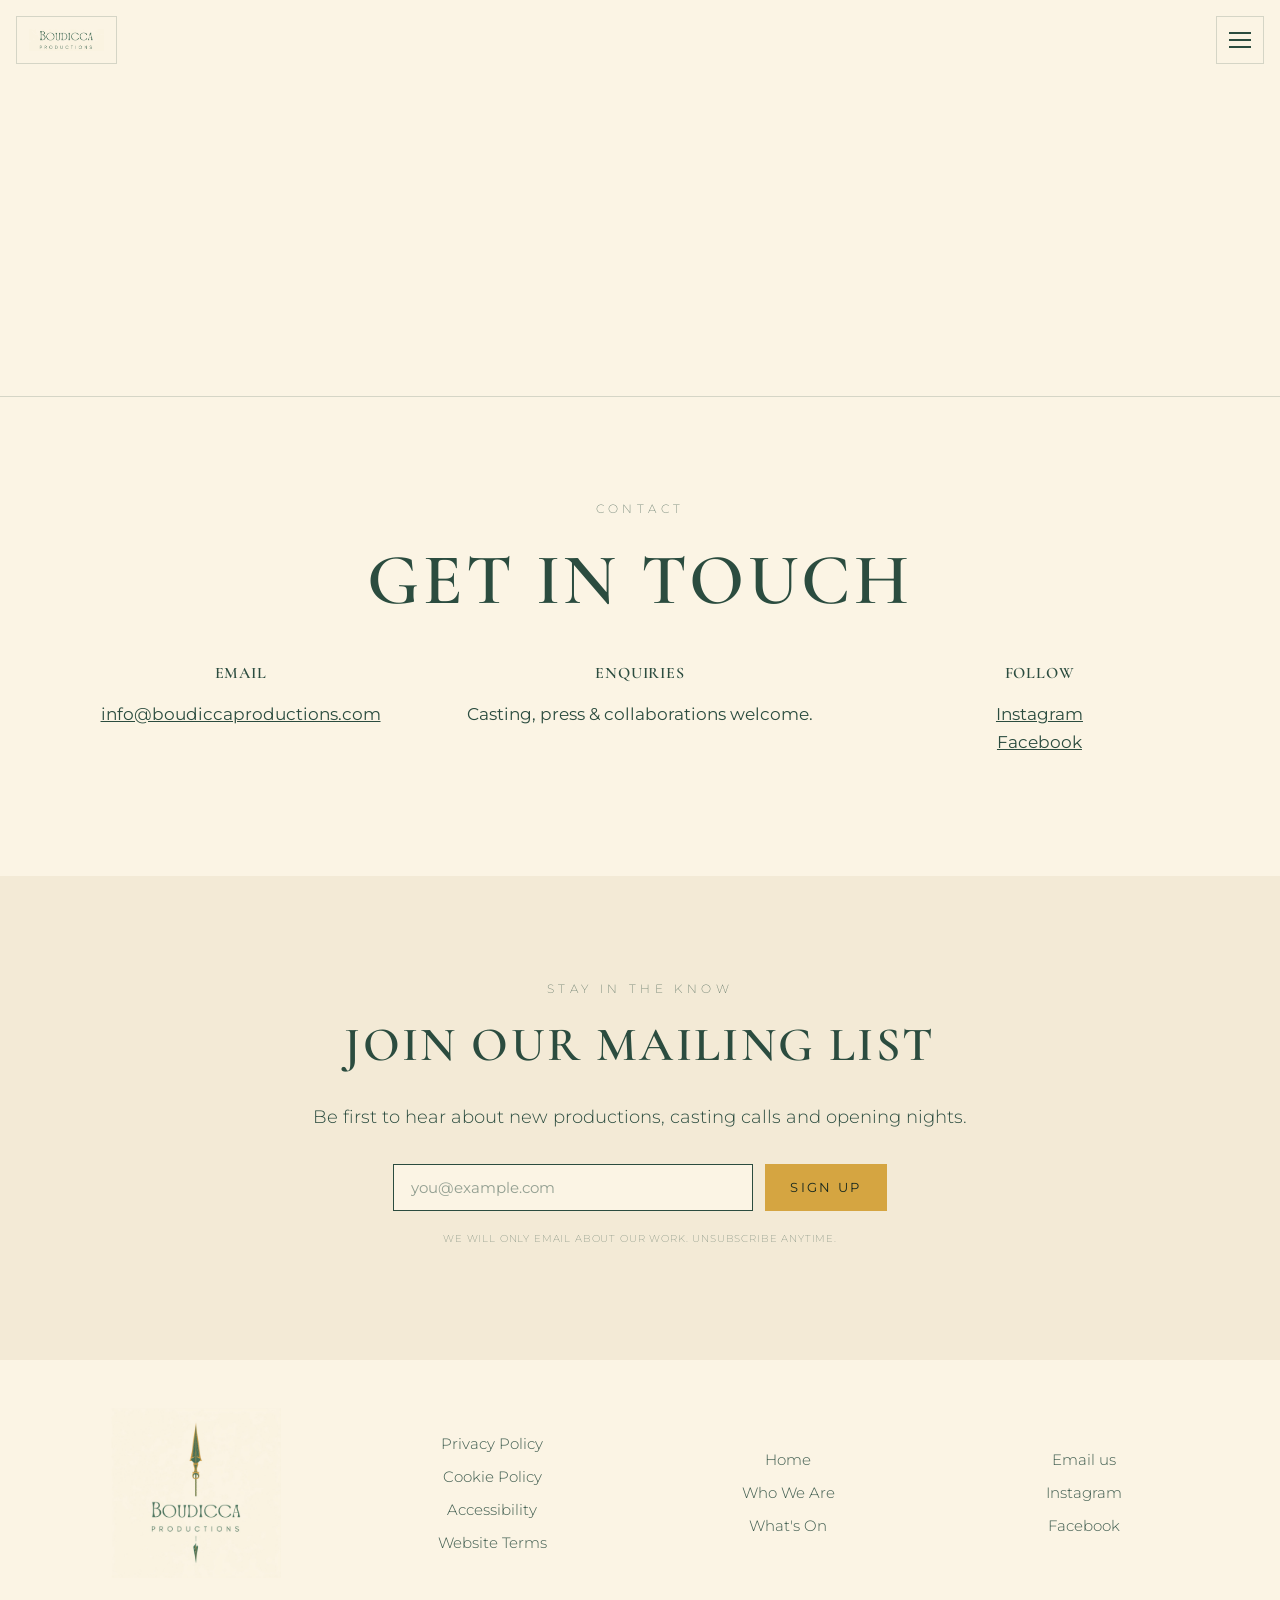
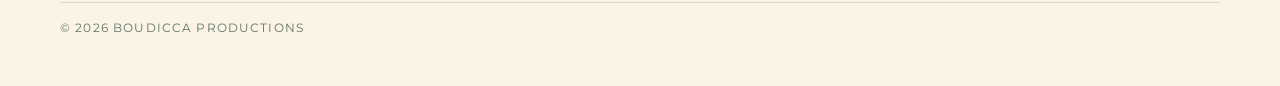
<file: contact.html>
<!DOCTYPE html>
<html lang="en">
  <head>
    <meta charset="utf-8" />
    <meta name="viewport" content="width=device-width, initial-scale=1" />
    <title>Contact · Boudicca Productions</title>
    <meta
      name="description"
      content="Get in touch with Boudicca Productions and join our mailing list."
    />
    <link rel="canonical" href="https://boudiccaproductions.com/contact.html" />
    <meta property="og:type" content="website" />
    <meta property="og:title" content="Contact · Boudicca Productions" />
    <meta property="og:description" content="Contact Boudicca Productions about theatre, casting, press and creative collaborations." />
    <meta property="og:url" content="https://boudiccaproductions.com/contact.html" />
    <meta property="og:image" content="https://boudiccaproductions.com/assets/img/logo.png" />
    <meta name="twitter:card" content="summary_large_image" />
    <link rel="icon" type="image/png" sizes="32x32" href="assets/img/favicon-32.png" />
    <link rel="apple-touch-icon" sizes="180x180" href="assets/img/favicon-180.png" />
    <link rel="stylesheet" href="css/style.css?v=20260803-18" />
  </head>
  <body>
    <input type="checkbox" id="nav-toggle" class="nav-toggle" aria-label="Open menu" />
    <label for="nav-toggle" class="burger" aria-hidden="true"><span></span><span></span><span></span></label>
    <a class="brand-chip" href="index.html" aria-label="Boudicca Productions home"><img src="assets/img/wordmark.png" alt="Boudicca Productions" width="1184" height="346" /></a>
    <nav class="nav-overlay" aria-label="Primary">
      <ul>
          <li><a href="index.html">Home</a></li>
          <li><a href="projects.html">What's On</a></li>
          <li><a href="who-we-are.html">Who We Are</a></li>
          <li><a href="mission.html">Our Mission</a></li>
          <li><a href="blog.html">Blog</a></li>
          <li><a href="contact.html" aria-current="page">Contact</a></li>      </ul>
    </nav>
    <header class="site-header">
      <div class="hero-slider" aria-label="Contact">
        <div class="hero-slide shade-g1"><span>Let&apos;s Talk</span></div>
        <div class="hero-slide shade-c1"><span>Contact</span></div>
        <div class="hero-slide shade-g2"><span>Say Hello</span></div>
      </div>
    </header>

        <main>
      <section class="section center">
        <div class="container">
          <p class="eyebrow">Contact</p>
          <h1>Get in touch</h1>
          <div class="contact-grid" style="margin-top: 2.5rem">
            <div class="contact-item center">
              <h3>Email</h3>
              <p style="margin-inline:auto">
                <a href="mailto:info@boudiccaproductions.com">info@boudiccaproductions.com</a>
              </p>
            </div>
            <div class="contact-item center">
              <h3>Enquiries</h3>
              <p style="margin-inline:auto">Casting, press &amp; collaborations welcome.</p>
            </div>
            <div class="contact-item center">
              <h3>Follow</h3>
              <p style="margin-inline:auto">
                <a href="https://www.instagram.com/boudiccaproductions/">Instagram</a><br>
                <a href="https://www.facebook.com/boudiccaproductions">Facebook</a>
              </p>
            </div>
          </div>
        </div>
      </section>

      <!-- ============ NEWSLETTER ============ -->      <section class="section section--tint newsletter" id="newsletter">
        <div class="container">
          <p class="eyebrow">Stay in the Know</p>
          <h2>Join our mailing list</h2>
          <p class="lede" style="margin-top: 0">
            Be first to hear about new productions, casting calls and opening
            nights.
          </p>
          <div id="mlb2-43827336" class="ml-subscribe-form ml-subscribe-form-43827336">
            <div class="row-form">
              <form class="signup ml-block-form" action="https://assets.mailerlite.com/jsonp/2514480/forms/193180775836813026/subscribe" method="post" target="_blank">
                <label class="sr-only" for="nl-email">Email address</label>
                <input id="nl-email" type="email" name="fields[email]" placeholder="you@example.com" autocomplete="email" required />
                <input type="hidden" name="ml-submit" value="1" />
                <input type="hidden" name="anticsrf" value="true" />
                <button class="btn btn--cta" type="submit">Sign up</button>
              </form>
            </div>
            <div class="row-success newsletter__status" style="display: none" tabindex="-1">
              <p><strong>Nearly there.</strong> Please check your inbox and confirm your subscription.</p>
            </div>
          </div>
          <p class="newsletter__note">
            We will only email about our work. Unsubscribe anytime.
          </p>
        </div>
      </section>
    </main>

    <footer class="site-footer">
      <div class="container">
        <div class="footer-grid">
          <div class="footer-box footer-box--logo">
            <img
              class="footer-logo"
              src="assets/img/logo.png"
              alt="Boudicca Productions"
              width="900"
              height="900"
            />
          </div>
          <div class="footer-box">
            <ul class="footer-list">
              <li><a href="privacy-policy.html">Privacy Policy</a></li>
              <li><a href="cookie-policy.html">Cookie Policy</a></li>
              <li><a href="accessibility.html">Accessibility</a></li>
              <li><a href="terms.html">Website Terms</a></li>
            </ul>
          </div>
          <div class="footer-box">
            <ul class="footer-list">
              <li><a href="index.html">Home</a></li>
              <li><a href="who-we-are.html">Who We Are</a></li>
              <li><a href="projects.html">What's On</a></li>
            </ul>
          </div>
          <div class="footer-box">
            <ul class="footer-list">
              <li><a href="mailto:info@boudiccaproductions.com">Email us</a></li>
              <li><a href="https://www.instagram.com/boudiccaproductions/">Instagram</a></li>
              <li><a href="https://www.facebook.com/boudiccaproductions">Facebook</a></li>
            </ul>
          </div>
        </div>
        <div class="footer-bottom">
          <span>&copy; 2026 Boudicca Productions</span>
        </div>
      </div>
    </footer>
    <script src="https://groot.mailerlite.com/js/w/webforms.min.js?v83147fa8ce2d95cb73ece7f28b469519"></script>
    <script src="js/newsletter.js"></script>
    <script>
      (function () {
        var t = document.getElementById("nav-toggle");
        if (!t) return;
        document.querySelectorAll(".nav-overlay a").forEach(function (a) {
          a.addEventListener("click", function () { t.checked = false; });
        });
        document.addEventListener("keydown", function (e) {
          if (e.key === "Escape") t.checked = false;
        });
      })();
    </script>
  </body>
</html>
</file>
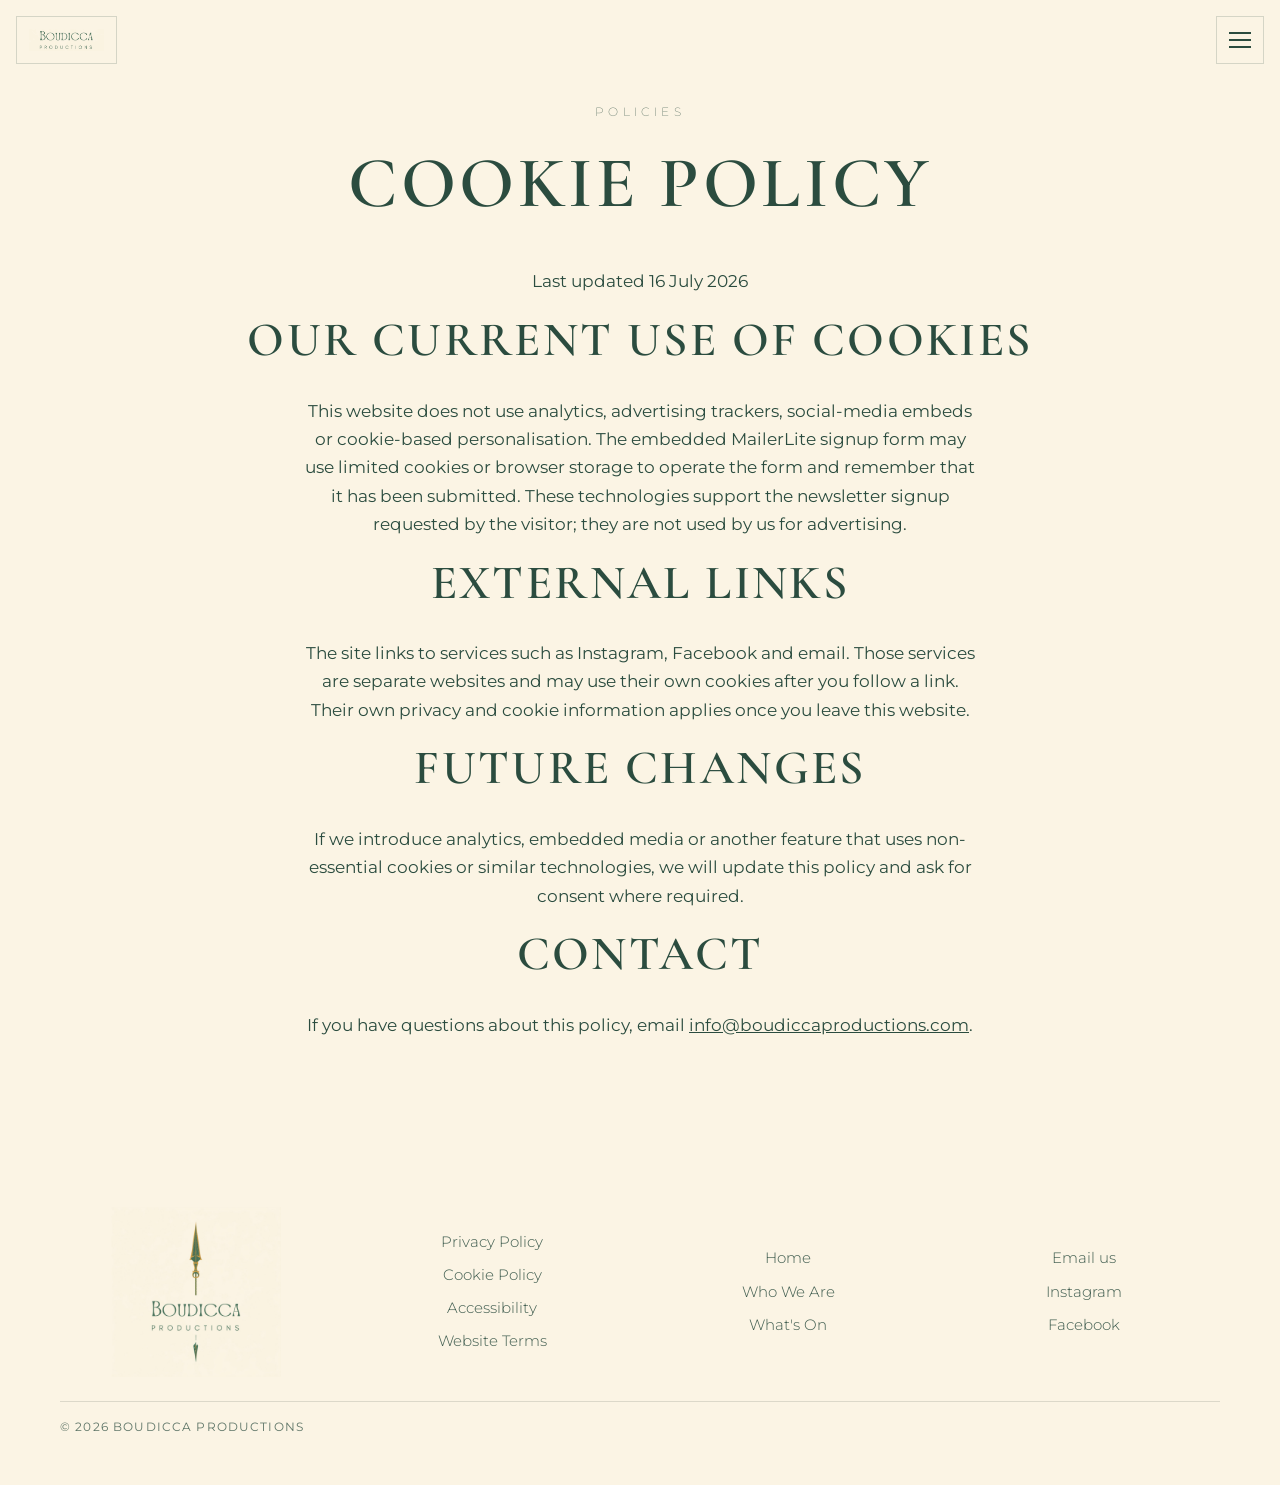
<file: cookie-policy.html>
<!DOCTYPE html><html lang="en"><head><meta charset="utf-8"><meta name="viewport" content="width=device-width,initial-scale=1"><title>Cookie Policy - Boudicca Productions</title><meta name="description" content="Information about cookies on the Boudicca Productions website."><link rel="canonical" href="https://boudiccaproductions.com/cookie-policy.html"><meta property="og:type" content="website"><meta property="og:title" content="Cookie Policy - Boudicca Productions"><meta property="og:description" content="Information about cookies on the Boudicca Productions website."><meta property="og:url" content="https://boudiccaproductions.com/cookie-policy.html"><meta property="og:image" content="https://boudiccaproductions.com/assets/img/logo.png"><meta name="twitter:card" content="summary_large_image"><link rel="icon" type="image/png" sizes="32x32" href="assets/img/favicon-32.png"><link rel="apple-touch-icon" sizes="180x180" href="assets/img/favicon-180.png"><link rel="stylesheet" href="css/style.css?v=20260803-18"></head><body><input type="checkbox" id="nav-toggle" class="nav-toggle" aria-label="Open menu"><label for="nav-toggle" class="burger" aria-hidden="true"><span></span><span></span><span></span></label><a class="brand-chip" href="index.html" aria-label="Boudicca Productions home"><img src="assets/img/wordmark.png" alt="Boudicca Productions" width="1184" height="346"></a><nav class="nav-overlay" aria-label="Primary"><ul><li><a href="index.html">Home</a></li><li><a href="projects.html">What's On</a></li><li><a href="who-we-are.html">Who We Are</a></li><li><a href="mission.html">Our Mission</a></li><li><a href="blog.html">Blog</a></li><li><a href="contact.html">Contact</a></li></ul></nav><main><section class="section policy-page"><div class="container"><p class="eyebrow">Policies</p><h1>Cookie Policy</h1><p class="policy-meta">Last updated 16 July 2026</p><h2>Our current use of cookies</h2><p>This website does not use analytics, advertising trackers, social-media embeds or cookie-based personalisation. The embedded MailerLite signup form may use limited cookies or browser storage to operate the form and remember that it has been submitted. These technologies support the newsletter signup requested by the visitor; they are not used by us for advertising.</p><h2>External links</h2><p>The site links to services such as Instagram, Facebook and email. Those services are separate websites and may use their own cookies after you follow a link. Their own privacy and cookie information applies once you leave this website.</p><h2>Future changes</h2><p>If we introduce analytics, embedded media or another feature that uses non-essential cookies or similar technologies, we will update this policy and ask for consent where required.</p><h2>Contact</h2><p>If you have questions about this policy, email <a href="mailto:info@boudiccaproductions.com">info@boudiccaproductions.com</a>.</p></div></section></main>
<footer class="site-footer"><div class="container"><div class="footer-grid"><div class="footer-box footer-box--logo"><img class="footer-logo" src="assets/img/logo.png" alt="Boudicca Productions" width="900" height="900"></div><div class="footer-box"><ul class="footer-list"><li><a href="privacy-policy.html">Privacy Policy</a></li><li><a href="cookie-policy.html" aria-current="page">Cookie Policy</a></li><li><a href="accessibility.html">Accessibility</a></li><li><a href="terms.html">Website Terms</a></li></ul></div><div class="footer-box"><ul class="footer-list"><li><a href="index.html">Home</a></li><li><a href="who-we-are.html">Who We Are</a></li><li><a href="projects.html">What's On</a></li></ul></div><div class="footer-box"><ul class="footer-list"><li><a href="mailto:info@boudiccaproductions.com">Email us</a></li><li><a href="https://www.instagram.com/boudiccaproductions/">Instagram</a></li><li><a href="https://www.facebook.com/boudiccaproductions">Facebook</a></li></ul></div></div><div class="footer-bottom"><span>&copy; 2026 Boudicca Productions</span></div></div></footer><script>(function(){var t=document.getElementById("nav-toggle");if(!t)return;document.querySelectorAll(".nav-overlay a").forEach(function(a){a.addEventListener("click",function(){t.checked=false;});});document.addEventListener("keydown",function(e){if(e.key==="Escape")t.checked=false;});})();</script></body></html>
</file>
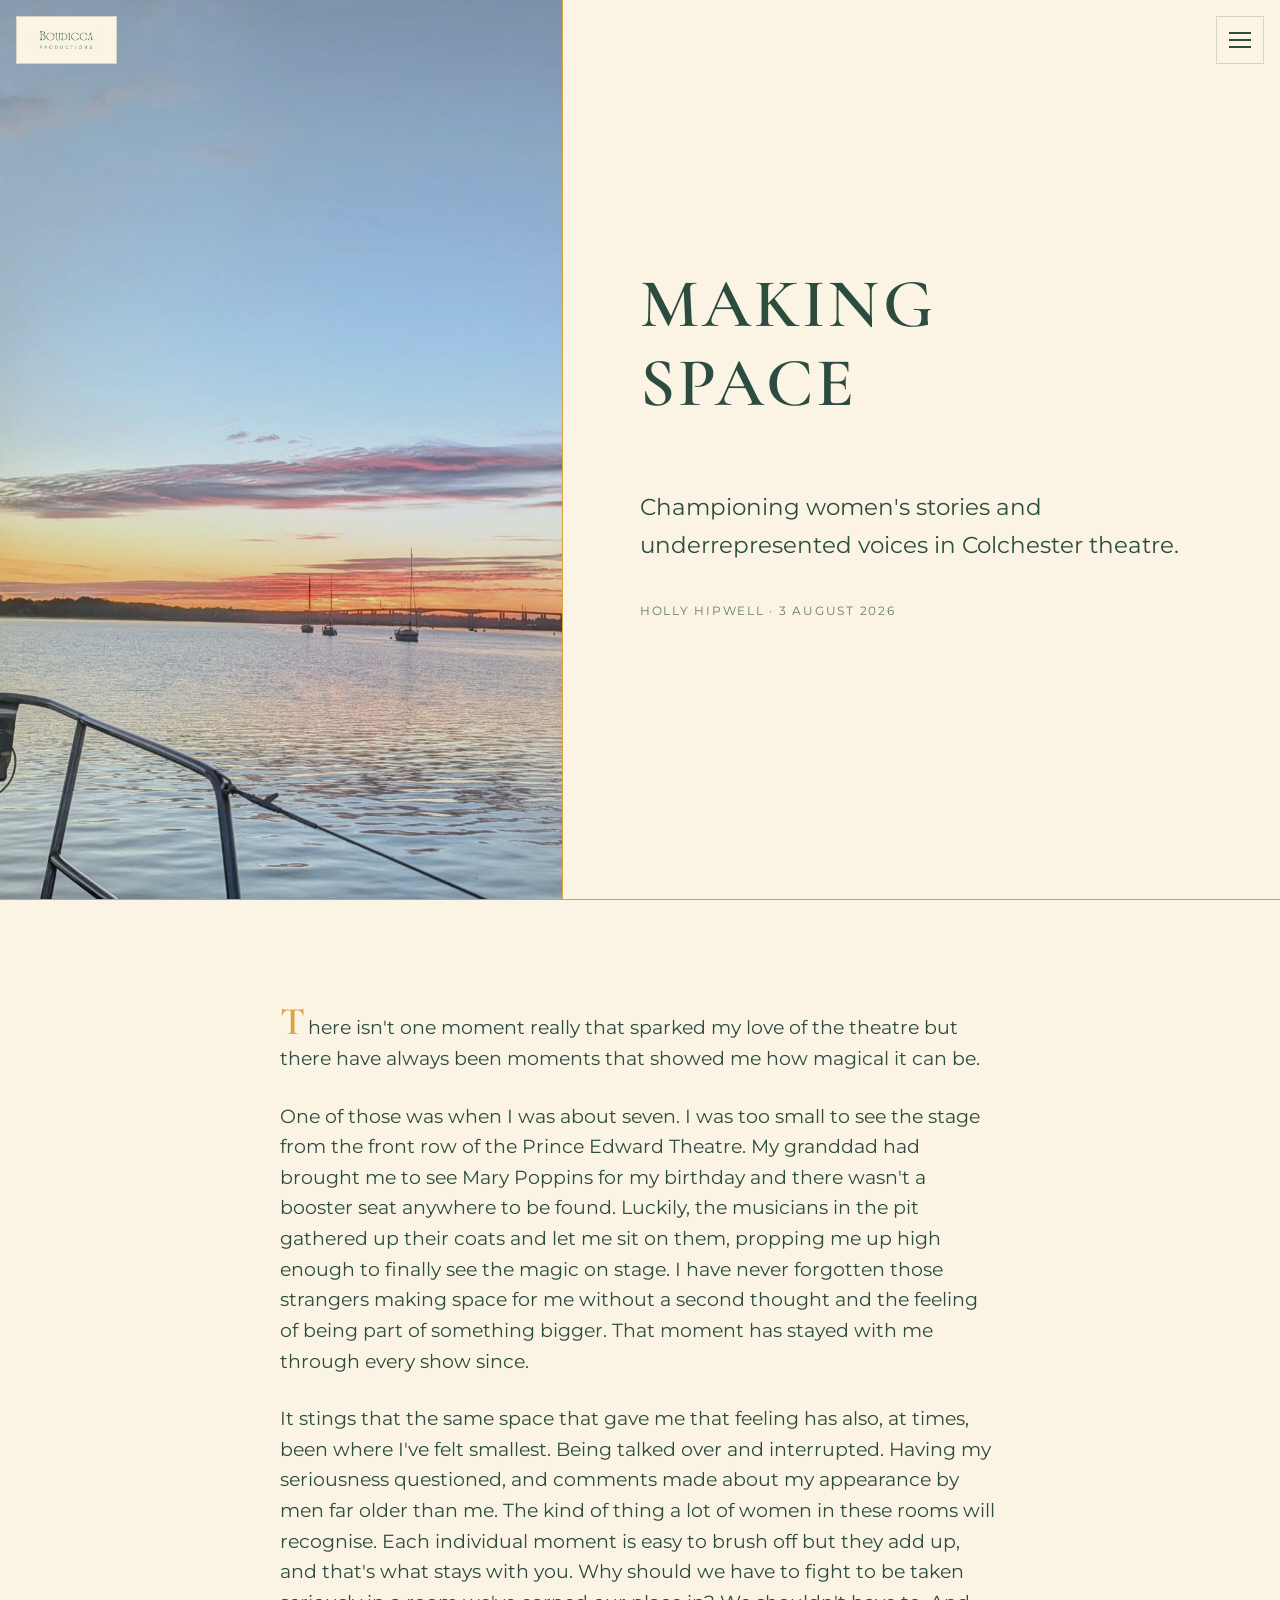
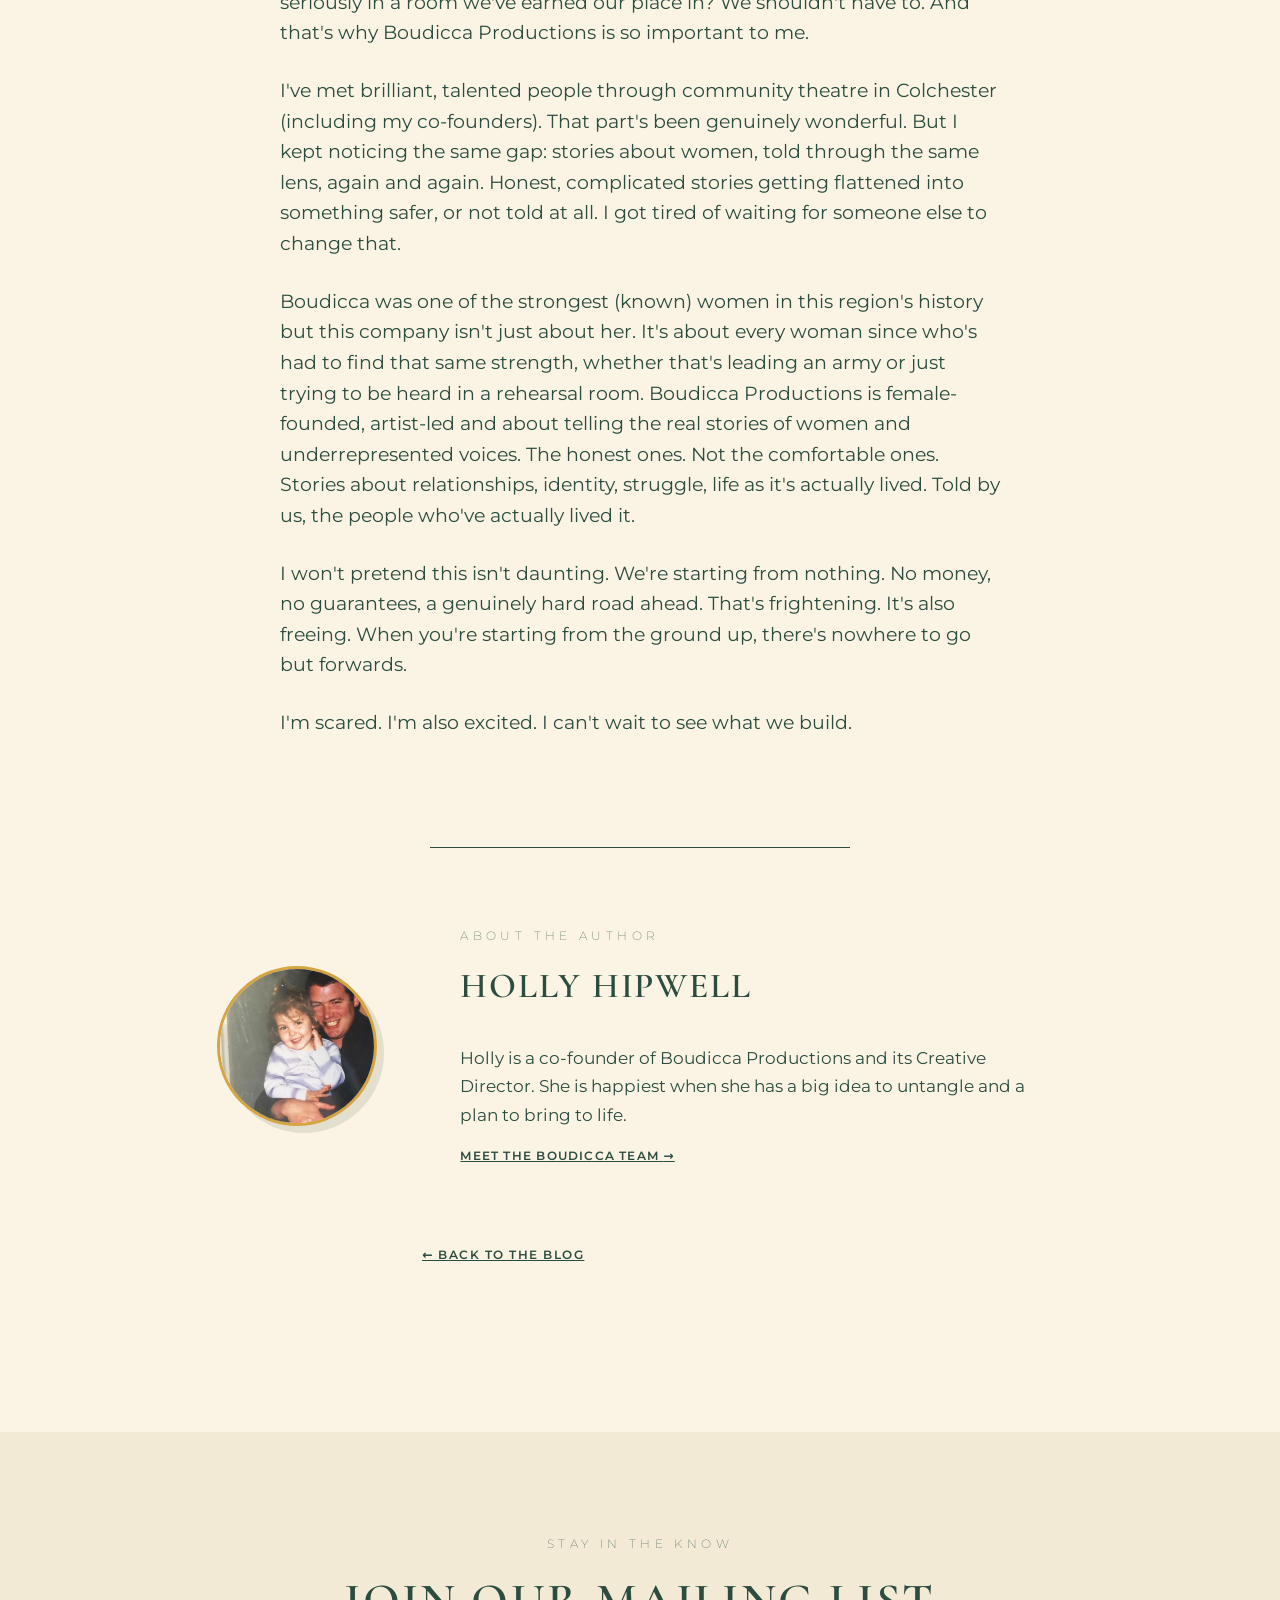
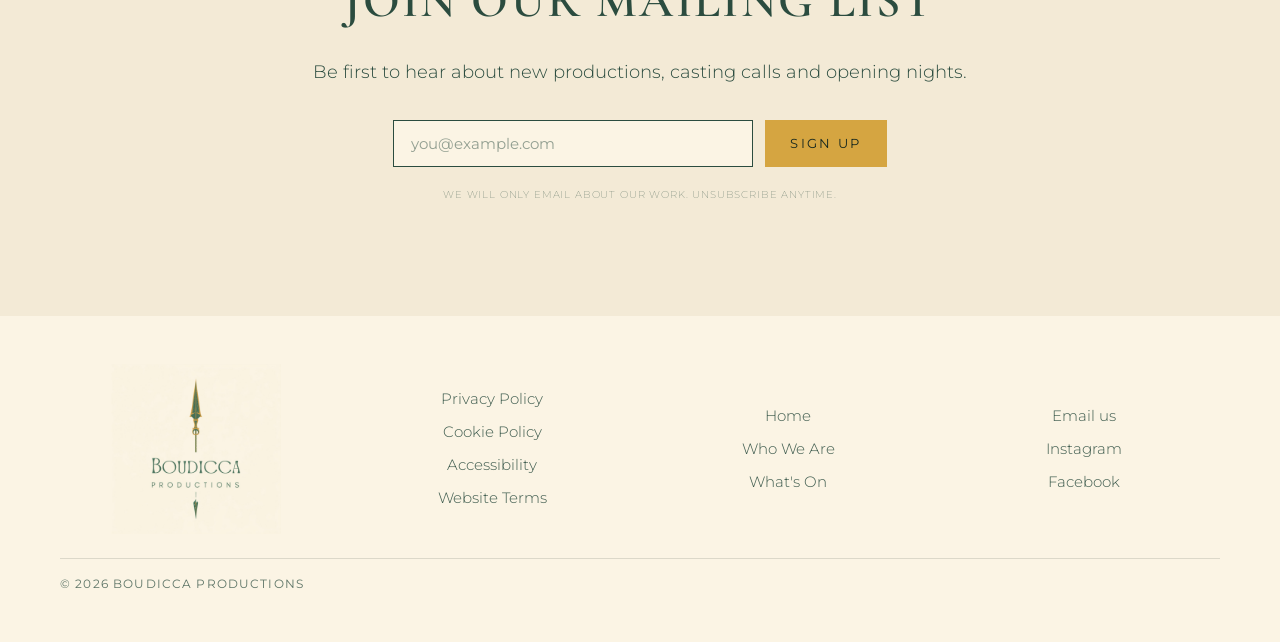
<file: making-space.html>
<!DOCTYPE html>
<html lang="en">
  <head>
    <meta charset="utf-8" />
    <meta name="viewport" content="width=device-width, initial-scale=1" />
    <title>Making Space · Boudicca Productions</title>
    <meta name="description" content="Championing women&apos;s stories and underrepresented voices in Colchester theatre." />
    <link rel="canonical" href="https://boudiccaproductions.com/making-space.html" />
    <meta property="og:type" content="article" />
    <meta property="og:title" content="Making Space · Boudicca Productions" />
    <meta property="og:description" content="Championing women&apos;s stories and underrepresented voices in Colchester theatre." />
    <meta property="og:url" content="https://boudiccaproductions.com/making-space.html" />
    <meta property="og:image" content="https://boudiccaproductions.com/assets/img/making-space-cover.jpg" />
    <meta name="twitter:card" content="summary_large_image" />
    <link rel="icon" type="image/png" sizes="32x32" href="assets/img/favicon-32.png" />
    <link rel="apple-touch-icon" sizes="180x180" href="assets/img/favicon-180.png" />
    <link rel="stylesheet" href="css/style.css?v=20260803-18" />
    <script type="application/ld+json">
      {
        "@context": "https://schema.org",
        "@type": "BlogPosting",
        "headline": "Making Space",
        "description": "Championing women's stories and underrepresented voices in Colchester theatre.",
        "image": "https://boudiccaproductions.com/assets/img/making-space-cover.jpg",
        "datePublished": "2026-08-03",
        "author": { "@type": "Person", "name": "Holly Hipwell" },
        "publisher": { "@type": "Organization", "name": "Boudicca Productions" }
      }
    </script>
  </head>
  <body>
    <input type="checkbox" id="nav-toggle" class="nav-toggle" aria-label="Open menu" />
    <label for="nav-toggle" class="burger" aria-hidden="true"><span></span><span></span><span></span></label>
    <a class="brand-chip" href="index.html" aria-label="Boudicca Productions home"><img src="assets/img/wordmark.png" alt="Boudicca Productions" width="1184" height="346" /></a>
    <nav class="nav-overlay" aria-label="Primary">
      <ul>
        <li><a href="index.html">Home</a></li>
        <li><a href="projects.html">What&apos;s On</a></li>
        <li><a href="who-we-are.html">Who We Are</a></li>
        <li><a href="mission.html">Our Mission</a></li>
        <li><a href="blog.html" aria-current="page">Blog</a></li>
        <li><a href="contact.html">Contact</a></li>
      </ul>
    </nav>

    <main>
      <header class="blog-article__opening">
        <div class="blog-article__opening-image" role="img" aria-label="Sunset over calm water viewed from the bow of a boat" style="--blog-opening-image: url('../assets/img/making-space-cover.jpg')"></div>
        <div class="blog-article__opening-copy">
          <h1><span>Making</span><span>Space</span></h1>
          <p class="blog-article__tagline">Championing women&apos;s stories and underrepresented voices in Colchester theatre.</p>
          <p class="blog-article__meta">Holly Hipwell · <time datetime="2026-08-03">3 August 2026</time></p>
        </div>
      </header>

      <article class="section blog-article">
        <div class="container blog-article__body">
          <p>There isn&apos;t one moment really that sparked my love of the theatre but there have always been moments that showed me how magical it can be.</p>
          <p>One of those was when I was about seven. I was too small to see the stage from the front row of the Prince Edward Theatre. My granddad had brought me to see Mary Poppins for my birthday and there wasn&apos;t a booster seat anywhere to be found. Luckily, the musicians in the pit gathered up their coats and let me sit on them, propping me up high enough to finally see the magic on stage. I have never forgotten those strangers making space for me without a second thought and the feeling of being part of something bigger. That moment has stayed with me through every show since.</p>
          <p>It stings that the same space that gave me that feeling has also, at times, been where I&apos;ve felt smallest. Being talked over and interrupted. Having my seriousness questioned, and comments made about my appearance by men far older than me. The kind of thing a lot of women in these rooms will recognise. Each individual moment is easy to brush off but they add up, and that&apos;s what stays with you. Why should we have to fight to be taken seriously in a room we&apos;ve earned our place in? We shouldn&apos;t have to. And that&apos;s why Boudicca Productions is so important to me.</p>
          <p>I&apos;ve met brilliant, talented people through community theatre in Colchester (including my co-founders). That part&apos;s been genuinely wonderful. But I kept noticing the same gap: stories about women, told through the same lens, again and again. Honest, complicated stories getting flattened into something safer, or not told at all. I got tired of waiting for someone else to change that.</p>
          <p>Boudicca was one of the strongest (known) women in this region&apos;s history but this company isn&apos;t just about her. It&apos;s about every woman since who&apos;s had to find that same strength, whether that&apos;s leading an army or just trying to be heard in a rehearsal room. Boudicca Productions is female-founded, artist-led and about telling the real stories of women and underrepresented voices. The honest ones. Not the comfortable ones. Stories about relationships, identity, struggle, life as it&apos;s actually lived. Told by us, the people who&apos;ve actually lived it.</p>
          <p>I won&apos;t pretend this isn&apos;t daunting. We&apos;re starting from nothing. No money, no guarantees, a genuinely hard road ahead. That&apos;s frightening. It&apos;s also freeing. When you&apos;re starting from the ground up, there&apos;s nowhere to go but forwards.</p>
          <p>I&apos;m scared. I&apos;m also excited. I can&apos;t wait to see what we build.</p>
        </div>
        <footer class="container blog-article__footer">
          <div class="blog-article__portrait">
            <img src="assets/img/team/holly-hipwell.png" alt="Holly Hipwell" width="1086" height="1448" />
          </div>
          <div class="blog-article__author">
            <p class="eyebrow">About the Author</p>
            <h2>Holly Hipwell</h2>
            <p>Holly is a co-founder of Boudicca Productions and its Creative Director. She is happiest when she has a big idea to untangle and a plan to bring to life.</p>
            <a href="who-we-are.html">Meet the Boudicca team <span aria-hidden="true">→</span></a>
          </div>
          <a class="blog-article__back" href="blog.html"><span aria-hidden="true">←</span> Back to the blog</a>
        </footer>
      </article>

      <section class="section section--tint newsletter" id="newsletter">
        <div class="container">
          <p class="eyebrow">Stay in the Know</p>
          <h2>Join our mailing list</h2>
          <p class="lede" style="margin-top: 0">Be first to hear about new productions, casting calls and opening nights.</p>
          <div id="mlb2-43827336" class="ml-subscribe-form ml-subscribe-form-43827336">
            <div class="row-form">
              <form class="signup ml-block-form" action="https://assets.mailerlite.com/jsonp/2514480/forms/193180775836813026/subscribe" method="post" target="_blank">
                <label class="sr-only" for="article-nl-email">Email address</label>
                <input id="article-nl-email" type="email" name="fields[email]" placeholder="you@example.com" autocomplete="email" required />
                <input type="hidden" name="ml-submit" value="1" />
                <input type="hidden" name="anticsrf" value="true" />
                <button class="btn btn--cta" type="submit">Sign up</button>
              </form>
            </div>
            <div class="row-success newsletter__status" style="display: none" tabindex="-1"><p><strong>Nearly there.</strong> Please check your inbox and confirm your subscription.</p></div>
          </div>
          <p class="newsletter__note">We will only email about our work. Unsubscribe anytime.</p>
        </div>
      </section>
    </main>

    <footer class="site-footer">
      <div class="container">
        <div class="footer-grid">
          <div class="footer-box footer-box--logo"><img class="footer-logo" src="assets/img/logo.png" alt="Boudicca Productions" width="900" height="900" /></div>
          <div class="footer-box"><ul class="footer-list"><li><a href="privacy-policy.html">Privacy Policy</a></li><li><a href="cookie-policy.html">Cookie Policy</a></li><li><a href="accessibility.html">Accessibility</a></li><li><a href="terms.html">Website Terms</a></li></ul></div>
          <div class="footer-box"><ul class="footer-list"><li><a href="index.html">Home</a></li><li><a href="who-we-are.html">Who We Are</a></li><li><a href="projects.html">What&apos;s On</a></li></ul></div>
          <div class="footer-box"><ul class="footer-list"><li><a href="mailto:info@boudiccaproductions.com">Email us</a></li><li><a href="https://www.instagram.com/boudiccaproductions/">Instagram</a></li><li><a href="https://www.facebook.com/boudiccaproductions">Facebook</a></li></ul></div>
        </div>
        <div class="footer-bottom"><span>&copy; 2026 Boudicca Productions</span></div>
      </div>
    </footer>
    <script src="https://groot.mailerlite.com/js/w/webforms.min.js?v83147fa8ce2d95cb73ece7f28b469519"></script>
    <script src="js/newsletter.js"></script>
    <script>
      (function () {
        var t = document.getElementById("nav-toggle");
        if (!t) return;
        document.querySelectorAll(".nav-overlay a").forEach(function (a) { a.addEventListener("click", function () { t.checked = false; }); });
        document.addEventListener("keydown", function (e) { if (e.key === "Escape") t.checked = false; });
      })();
    </script>
  </body>
</html>
</file>
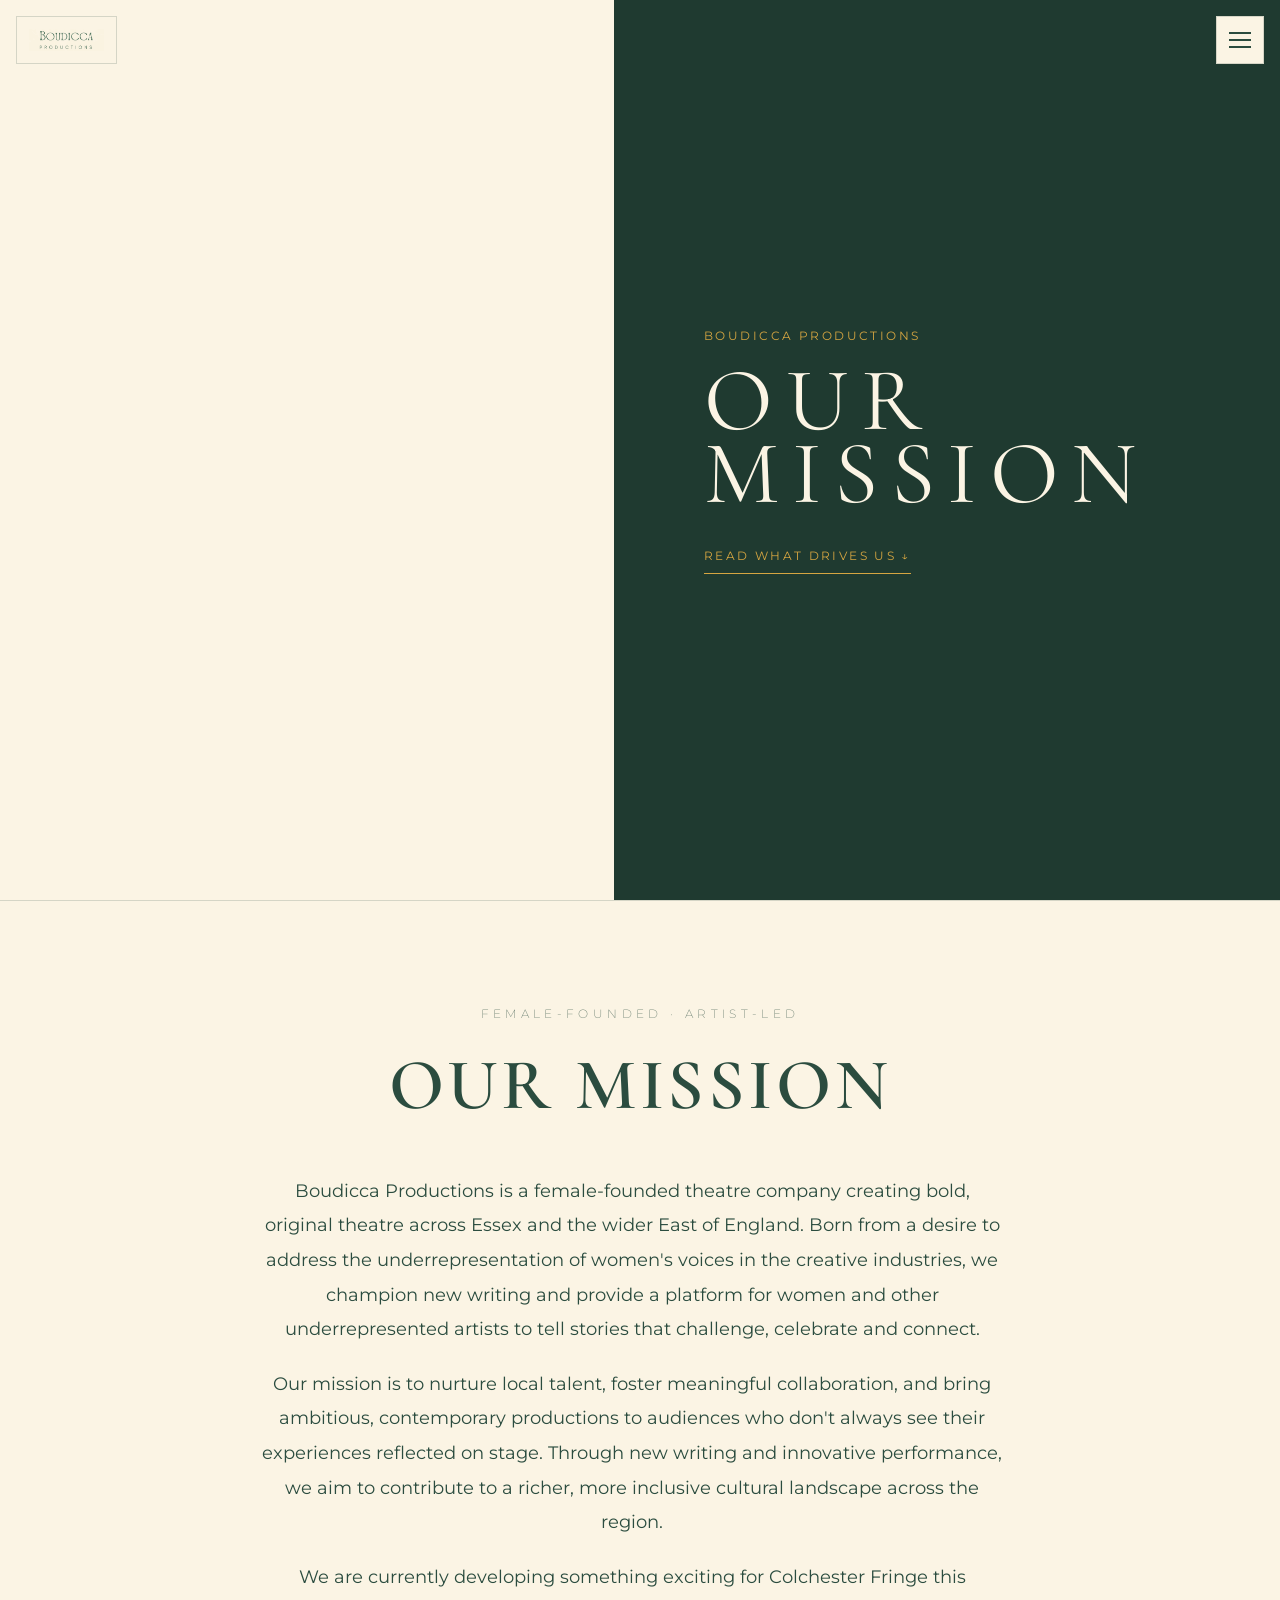
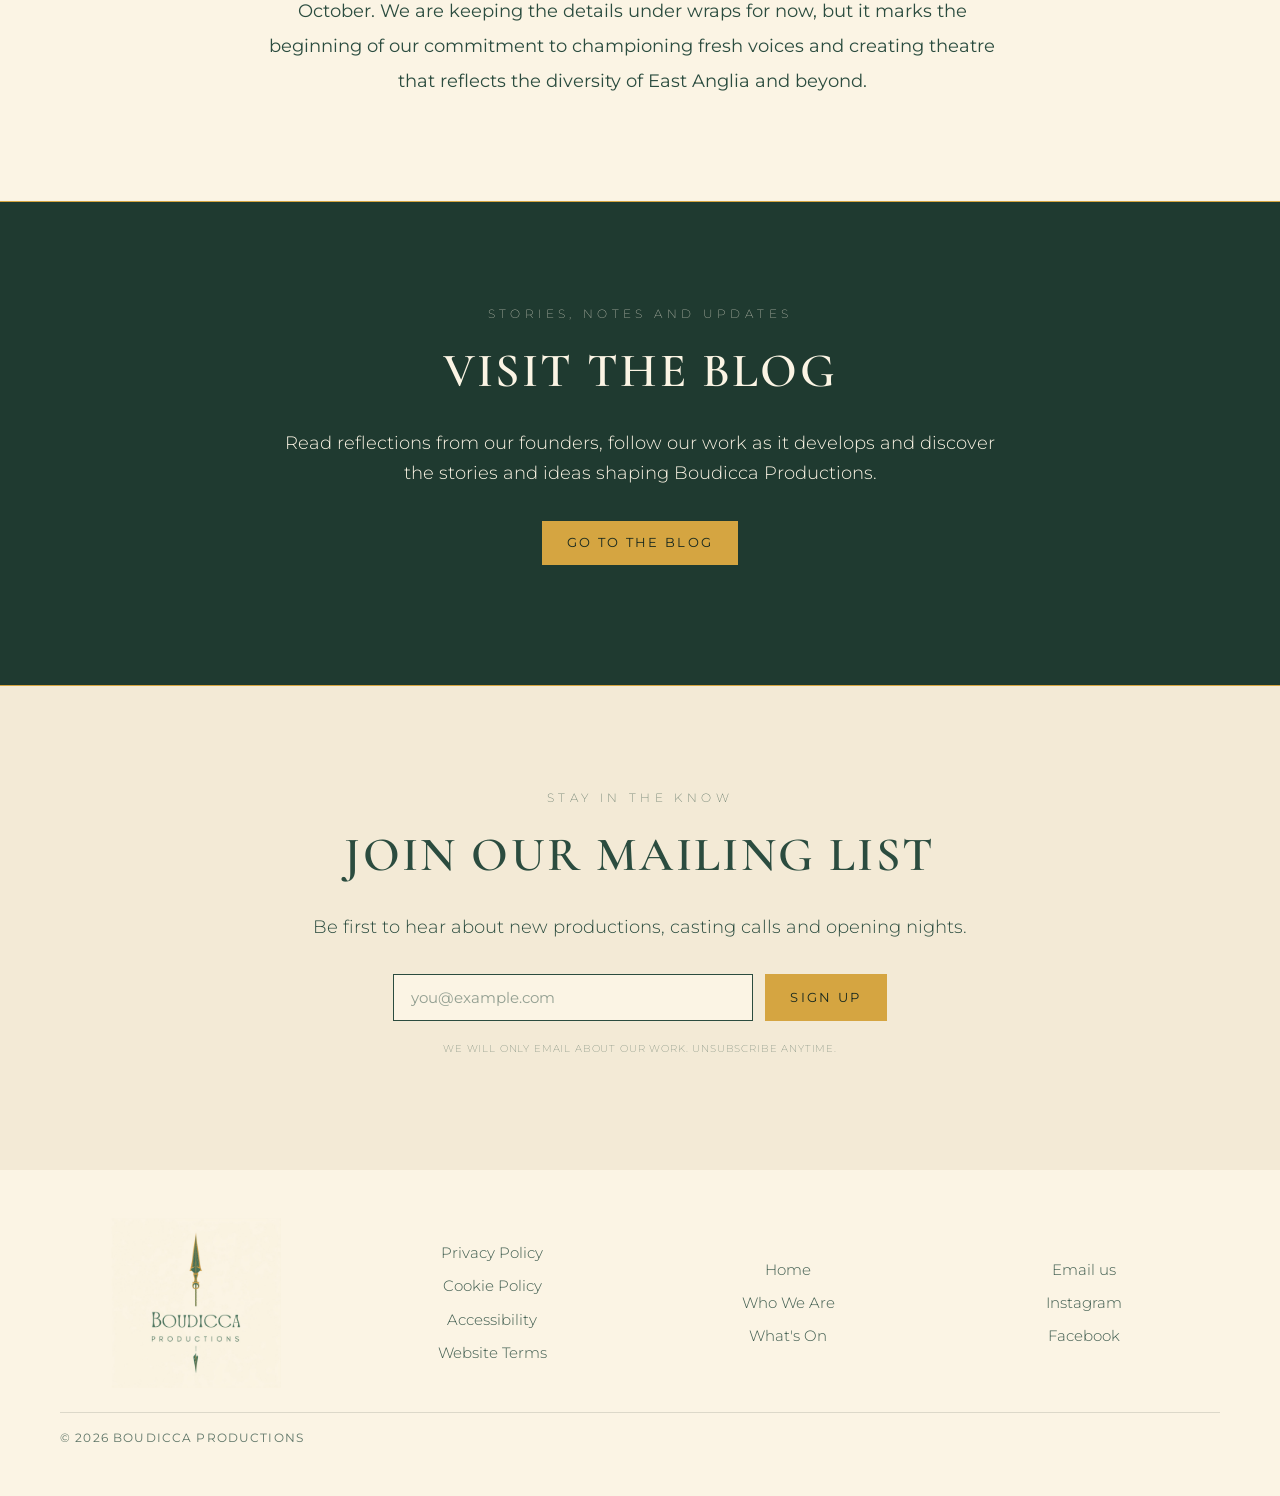
<file: mission.html>
<!DOCTYPE html>
<html lang="en">
  <head>
    <meta charset="utf-8" />
    <meta name="viewport" content="width=device-width, initial-scale=1" />
    <title>Our Mission · Boudicca Productions</title>
    <meta
      name="description"
      content="Boudicca Productions champions women and underrepresented voices through female-led theatre across Essex and East Anglia."
    />
    <link rel="canonical" href="https://boudiccaproductions.com/mission.html" />
    <meta property="og:type" content="website" />
    <meta property="og:title" content="Our Mission · Boudicca Productions" />
    <meta property="og:description" content="Female-led theatre championing women and underrepresented voices across Essex and East Anglia." />
    <meta property="og:url" content="https://boudiccaproductions.com/mission.html" />
    <meta property="og:image" content="https://boudiccaproductions.com/assets/img/logo.png" />
    <meta name="twitter:card" content="summary_large_image" />
    <link rel="icon" type="image/png" sizes="32x32" href="assets/img/favicon-32.png" />
    <link rel="apple-touch-icon" sizes="180x180" href="assets/img/favicon-180.png" />
    <link rel="stylesheet" href="css/style.css?v=20260808-21" />
  </head>
  <body>
    <input type="checkbox" id="nav-toggle" class="nav-toggle" aria-label="Open menu" />
    <label for="nav-toggle" class="burger" aria-hidden="true"><span></span><span></span><span></span></label>
    <a class="brand-chip" href="index.html" aria-label="Boudicca Productions home"><img src="assets/img/wordmark.png" alt="Boudicca Productions" width="1184" height="346" /></a>
    <nav class="nav-overlay" aria-label="Primary">
      <ul>
          <li><a href="index.html">Home</a></li>
          <li><a href="projects.html">What's On</a></li>
          <li><a href="who-we-are.html">Who We Are</a></li>
          <li><a href="mission.html" aria-current="page">Our Mission</a></li>
          <li><a href="blog.html">Blog</a></li>
          <li><a href="contact.html">Contact</a></li>
      </ul>
    </nav>
    <header class="site-header site-header--focus">
      <div class="hero-slider" aria-label="Our Mission">
        <div class="mission-split-static">
          <div class="mission-split-portrait" aria-hidden="true">
            <i class="coming-figure coming-figure--one mission-portrait-layer"></i>
            <i class="coming-figure coming-figure--two mission-portrait-layer"></i>
            <i class="coming-figure coming-figure--three mission-portrait-layer"></i>
            <i class="coming-figure coming-figure--four mission-portrait-layer"></i>
            <i class="coming-figure coming-figure--five mission-portrait-layer"></i>
          </div>
          <div class="mission-split-copy"><small>Boudicca Productions</small><span>Our<br />Mission</span><a href="#mission-statement">Read what drives us &darr;</a></div>
        </div>
      </div>
    </header>

    <main>
      <section class="section mission-page center" id="mission-statement">
        <div class="container">
          <p class="eyebrow">Female-Founded &middot; Artist-Led</p>
          <h1>Our Mission</h1>
          <div class="prose mission-statement">
            <p>
              Boudicca Productions is a female-founded theatre company creating
              bold, original theatre across Essex and the wider East of England.
              Born from a desire to address the underrepresentation of women's
              voices in the creative industries, we champion new writing and
              provide a platform for women and other underrepresented artists to
              tell stories that challenge, celebrate and connect.
            </p>
            <p>
              Our mission is to nurture local talent, foster meaningful
              collaboration, and bring ambitious, contemporary productions to
              audiences who don't always see their experiences reflected on
              stage. Through new writing and innovative performance, we aim to
              contribute to a richer, more inclusive cultural landscape across
              the region.
            </p>
            <p>
              We are currently developing something exciting for Colchester Fringe
              this October. We are keeping the details under wraps for now, but it
              marks the beginning of our commitment to championing fresh voices and
              creating theatre that reflects the diversity of East Anglia and beyond.
            </p>
          </div>
        </div>
      </section>

      <!-- ============ BLOG CTA ============ -->
      <section class="section mission-blog-cta">
        <div class="container">
          <p class="eyebrow center">Stories, notes and updates</p>
          <h2 class="center">Visit the blog</h2>
          <p class="lede center">
            Read reflections from our founders, follow our work as it develops and
            discover the stories and ideas shaping Boudicca Productions.
          </p>
          <p style="margin-top: 2rem; margin-inline: auto">
            <a class="btn btn--cta" href="blog.html">Go to the blog</a>
          </p>
        </div>
      </section>
          <section class="section section--tint newsletter" id="newsletter">
        <div class="container">
          <p class="eyebrow">Stay in the Know</p>
          <h2>Join our mailing list</h2>
          <p class="lede" style="margin-top: 0">
            Be first to hear about new productions, casting calls and opening
            nights.
          </p>
          <div id="mlb2-43827336" class="ml-subscribe-form ml-subscribe-form-43827336">
            <div class="row-form">
              <form class="signup ml-block-form" action="https://assets.mailerlite.com/jsonp/2514480/forms/193180775836813026/subscribe" method="post" target="_blank">
                <label class="sr-only" for="nl-email">Email address</label>
                <input id="nl-email" type="email" name="fields[email]" placeholder="you@example.com" autocomplete="email" required />
                <input type="hidden" name="ml-submit" value="1" />
                <input type="hidden" name="anticsrf" value="true" />
                <button class="btn btn--cta" type="submit">Sign up</button>
              </form>
            </div>
            <div class="row-success newsletter__status" style="display: none" tabindex="-1">
              <p><strong>Nearly there.</strong> Please check your inbox and confirm your subscription.</p>
            </div>
          </div>
          <p class="newsletter__note">
            We will only email about our work. Unsubscribe anytime.
          </p>
        </div>
      </section>
    </main>

    <footer class="site-footer">
      <div class="container">
        <div class="footer-grid">
          <div class="footer-box footer-box--logo">
            <img
              class="footer-logo"
              src="assets/img/logo.png"
              alt="Boudicca Productions"
              width="900"
              height="900"
            />
          </div>
          <div class="footer-box">
            <ul class="footer-list">
              <li><a href="privacy-policy.html">Privacy Policy</a></li>
              <li><a href="cookie-policy.html">Cookie Policy</a></li>
              <li><a href="accessibility.html">Accessibility</a></li>
              <li><a href="terms.html">Website Terms</a></li>
            </ul>
          </div>
          <div class="footer-box">
            <ul class="footer-list">
              <li><a href="index.html">Home</a></li>
              <li><a href="who-we-are.html">Who We Are</a></li>
              <li><a href="projects.html">What's On</a></li>
            </ul>
          </div>
          <div class="footer-box">
            <ul class="footer-list">
              <li><a href="mailto:info@boudiccaproductions.com">Email us</a></li>
              <li><a href="https://www.instagram.com/boudiccaproductions/">Instagram</a></li>
              <li><a href="https://www.facebook.com/boudiccaproductions">Facebook</a></li>
            </ul>
          </div>
        </div>
        <div class="footer-bottom">
          <span>&copy; 2026 Boudicca Productions</span>
        </div>
      </div>
    </footer>
    <script src="https://groot.mailerlite.com/js/w/webforms.min.js?v83147fa8ce2d95cb73ece7f28b469519"></script>
    <script src="js/newsletter.js"></script>
    <script>
      (function () {
        var t = document.getElementById("nav-toggle");
        if (!t) return;
        document.querySelectorAll(".nav-overlay a").forEach(function (a) {
          a.addEventListener("click", function () { t.checked = false; });
        });
        document.addEventListener("keydown", function (e) {
          if (e.key === "Escape") t.checked = false;
        });
      })();
    </script>
  </body>
</html>
</file>
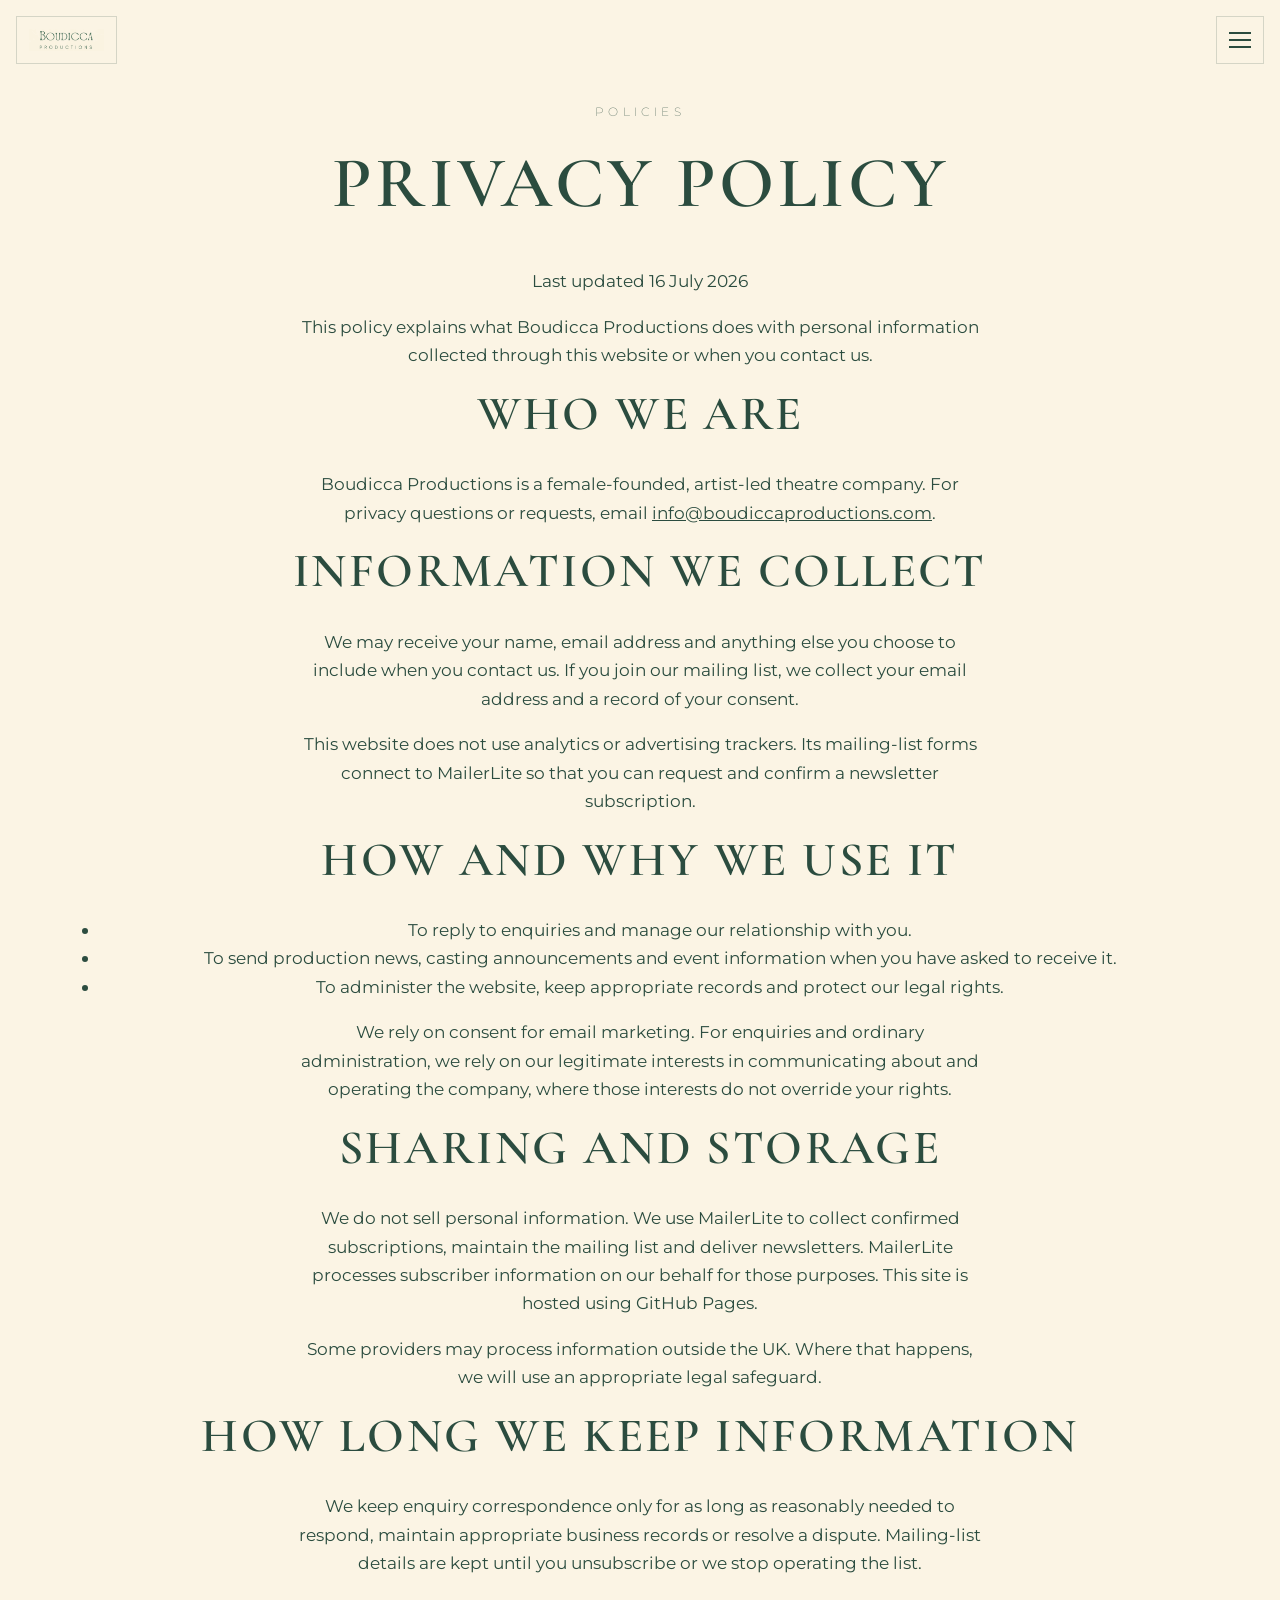
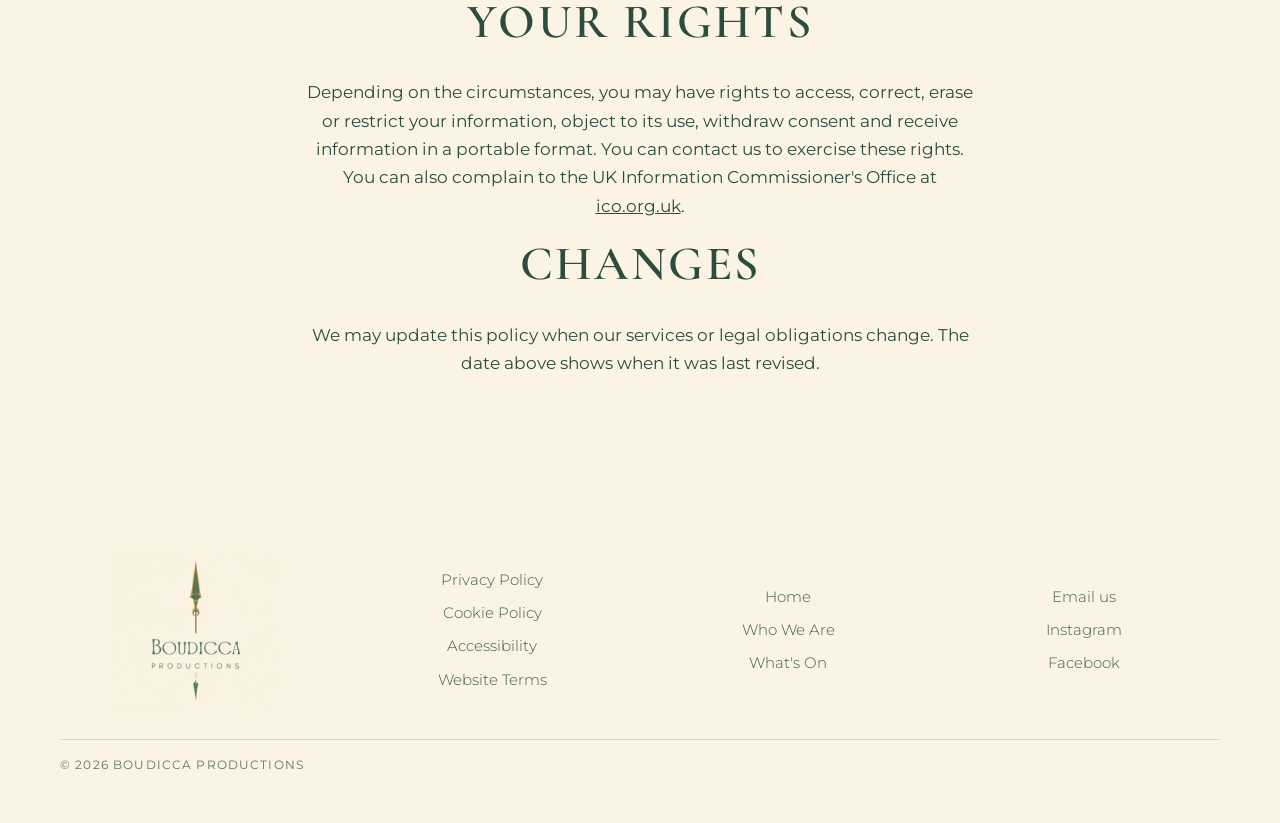
<file: privacy-policy.html>
<!DOCTYPE html><html lang="en"><head><meta charset="utf-8"><meta name="viewport" content="width=device-width,initial-scale=1"><title>Privacy Policy - Boudicca Productions</title><meta name="description" content="How Boudicca Productions collects, uses and protects personal information."><link rel="canonical" href="https://boudiccaproductions.com/privacy-policy.html"><meta property="og:type" content="website"><meta property="og:title" content="Privacy Policy - Boudicca Productions"><meta property="og:description" content="How Boudicca Productions collects, uses and protects personal information."><meta property="og:url" content="https://boudiccaproductions.com/privacy-policy.html"><meta property="og:image" content="https://boudiccaproductions.com/assets/img/logo.png"><meta name="twitter:card" content="summary_large_image"><link rel="icon" type="image/png" sizes="32x32" href="assets/img/favicon-32.png"><link rel="apple-touch-icon" sizes="180x180" href="assets/img/favicon-180.png"><link rel="stylesheet" href="css/style.css?v=20260803-18"></head><body><input type="checkbox" id="nav-toggle" class="nav-toggle" aria-label="Open menu"><label for="nav-toggle" class="burger" aria-hidden="true"><span></span><span></span><span></span></label><a class="brand-chip" href="index.html" aria-label="Boudicca Productions home"><img src="assets/img/wordmark.png" alt="Boudicca Productions" width="1184" height="346"></a><nav class="nav-overlay" aria-label="Primary"><ul><li><a href="index.html">Home</a></li><li><a href="projects.html">What's On</a></li><li><a href="who-we-are.html">Who We Are</a></li><li><a href="mission.html">Our Mission</a></li><li><a href="blog.html">Blog</a></li><li><a href="contact.html">Contact</a></li></ul></nav><main><section class="section policy-page"><div class="container"><p class="eyebrow">Policies</p><h1>Privacy Policy</h1><p class="policy-meta">Last updated 16 July 2026</p><p>This policy explains what Boudicca Productions does with personal information collected through this website or when you contact us.</p><h2>Who we are</h2><p>Boudicca Productions is a female-founded, artist-led theatre company. For privacy questions or requests, email <a href="mailto:info@boudiccaproductions.com">info@boudiccaproductions.com</a>.</p><h2>Information we collect</h2><p>We may receive your name, email address and anything else you choose to include when you contact us. If you join our mailing list, we collect your email address and a record of your consent.</p><p>This website does not use analytics or advertising trackers. Its mailing-list forms connect to MailerLite so that you can request and confirm a newsletter subscription.</p><h2>How and why we use it</h2><ul><li>To reply to enquiries and manage our relationship with you.</li><li>To send production news, casting announcements and event information when you have asked to receive it.</li><li>To administer the website, keep appropriate records and protect our legal rights.</li></ul><p>We rely on consent for email marketing. For enquiries and ordinary administration, we rely on our legitimate interests in communicating about and operating the company, where those interests do not override your rights.</p><h2>Sharing and storage</h2><p>We do not sell personal information. We use MailerLite to collect confirmed subscriptions, maintain the mailing list and deliver newsletters. MailerLite processes subscriber information on our behalf for those purposes. This site is hosted using GitHub Pages.</p><p>Some providers may process information outside the UK. Where that happens, we will use an appropriate legal safeguard.</p><h2>How long we keep information</h2><p>We keep enquiry correspondence only for as long as reasonably needed to respond, maintain appropriate business records or resolve a dispute. Mailing-list details are kept until you unsubscribe or we stop operating the list.</p><h2>Your rights</h2><p>Depending on the circumstances, you may have rights to access, correct, erase or restrict your information, object to its use, withdraw consent and receive information in a portable format. You can contact us to exercise these rights. You can also complain to the UK Information Commissioner's Office at <a href="https://ico.org.uk/make-a-complaint/">ico.org.uk</a>.</p><h2>Changes</h2><p>We may update this policy when our services or legal obligations change. The date above shows when it was last revised.</p></div></section></main>
<footer class="site-footer"><div class="container"><div class="footer-grid"><div class="footer-box footer-box--logo"><img class="footer-logo" src="assets/img/logo.png" alt="Boudicca Productions" width="900" height="900"></div><div class="footer-box"><ul class="footer-list"><li><a href="privacy-policy.html" aria-current="page">Privacy Policy</a></li><li><a href="cookie-policy.html">Cookie Policy</a></li><li><a href="accessibility.html">Accessibility</a></li><li><a href="terms.html">Website Terms</a></li></ul></div><div class="footer-box"><ul class="footer-list"><li><a href="index.html">Home</a></li><li><a href="who-we-are.html">Who We Are</a></li><li><a href="projects.html">What's On</a></li></ul></div><div class="footer-box"><ul class="footer-list"><li><a href="mailto:info@boudiccaproductions.com">Email us</a></li><li><a href="https://www.instagram.com/boudiccaproductions/">Instagram</a></li><li><a href="https://www.facebook.com/boudiccaproductions">Facebook</a></li></ul></div></div><div class="footer-bottom"><span>&copy; 2026 Boudicca Productions</span></div></div></footer><script>(function(){var t=document.getElementById("nav-toggle");if(!t)return;document.querySelectorAll(".nav-overlay a").forEach(function(a){a.addEventListener("click",function(){t.checked=false;});});document.addEventListener("keydown",function(e){if(e.key==="Escape")t.checked=false;});})();</script></body></html>
</file>
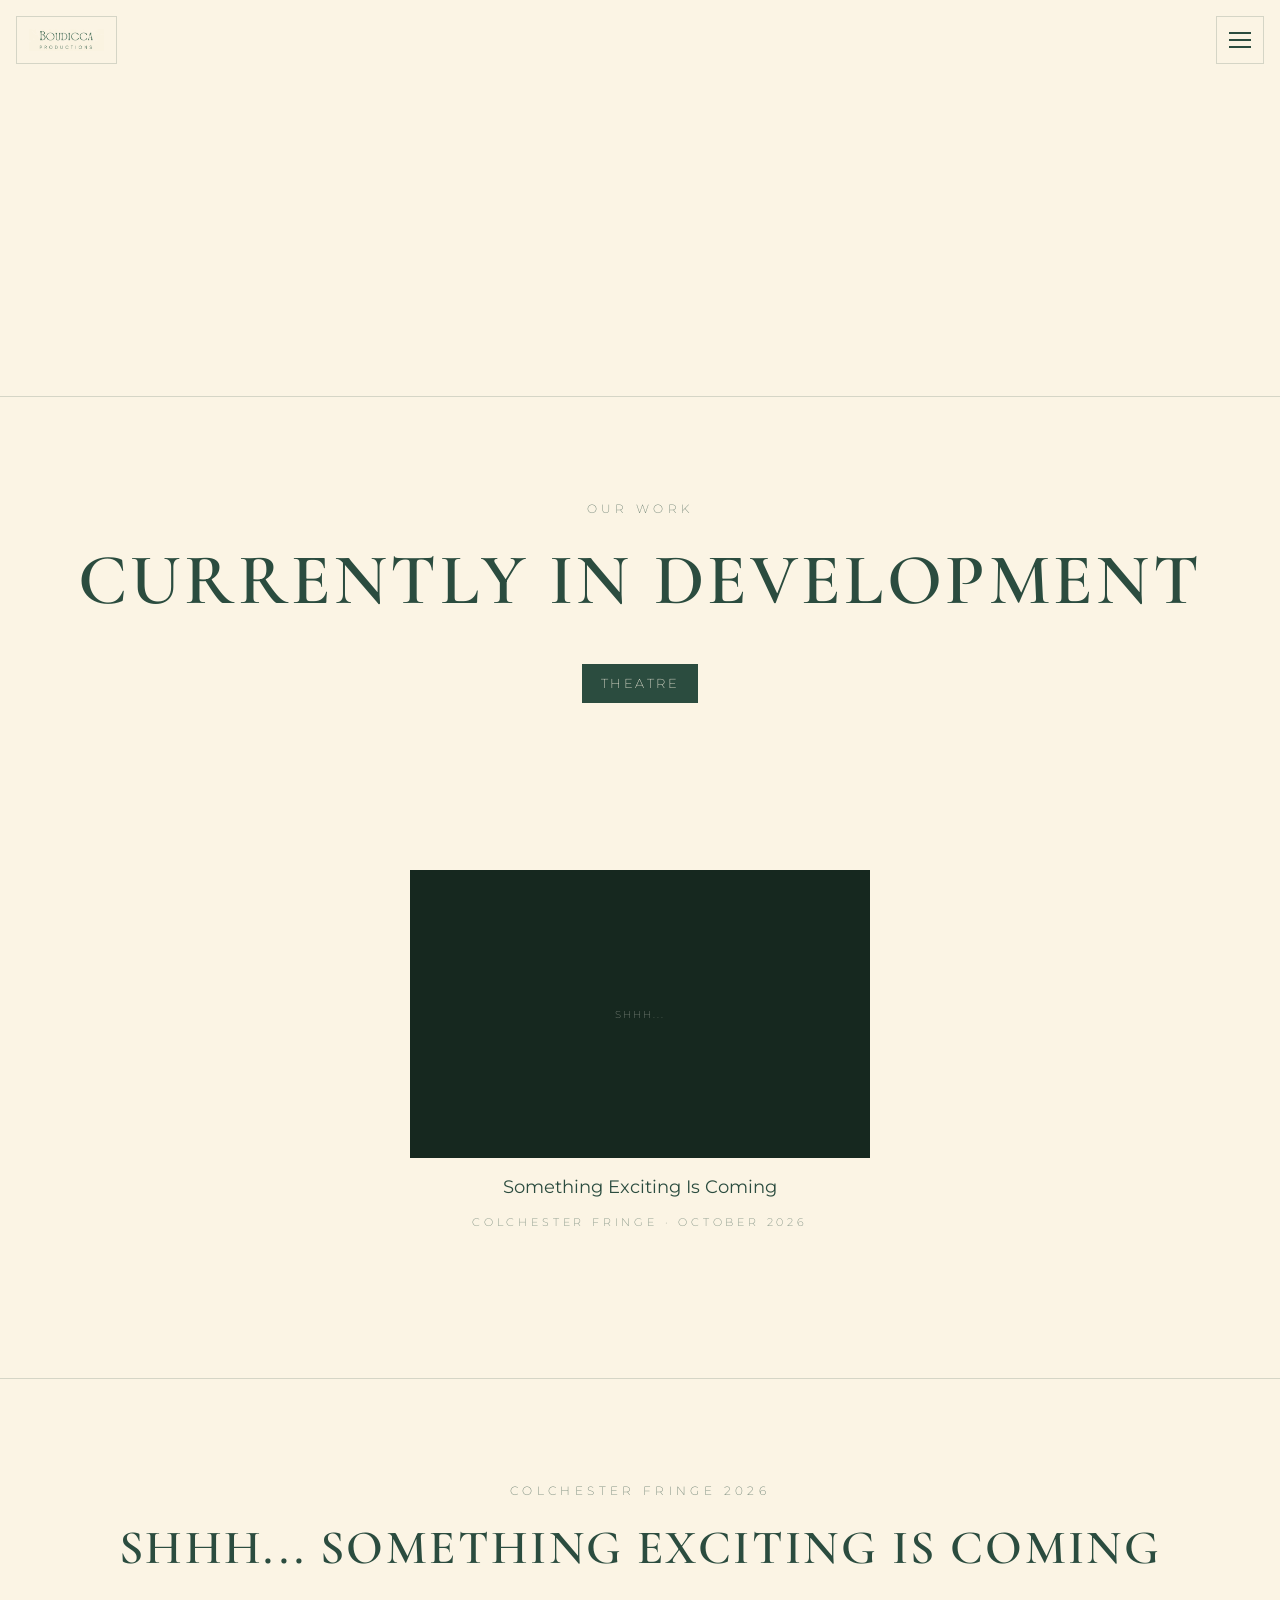
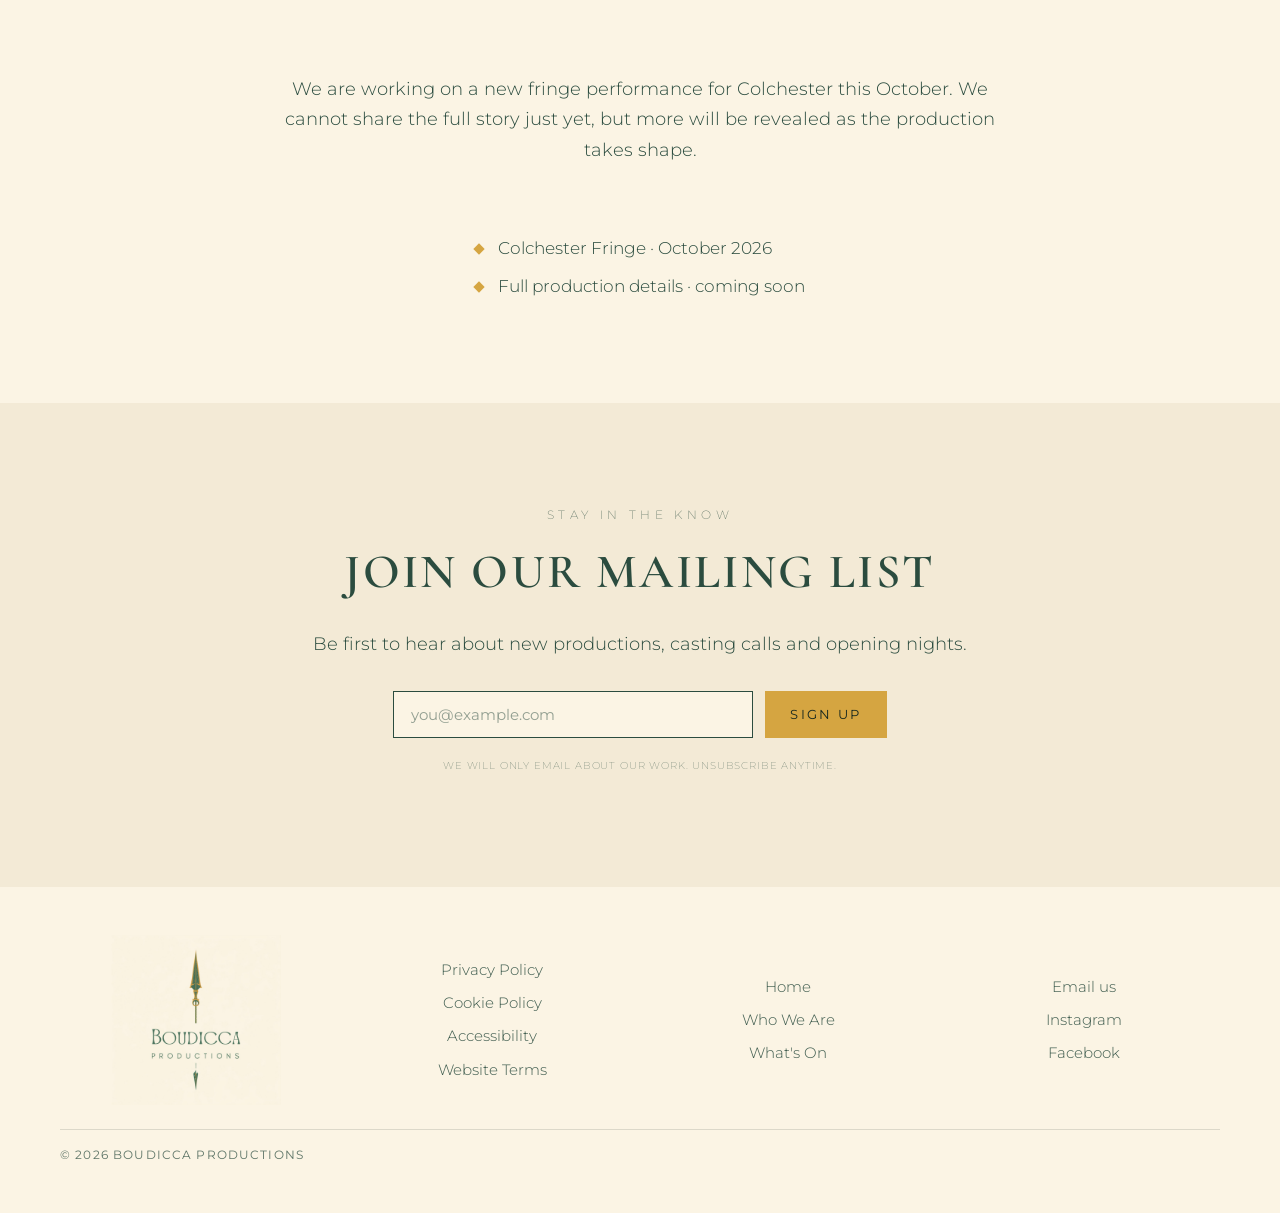
<file: projects.html>
<!DOCTYPE html>
<html lang="en">
  <head>
    <meta charset="utf-8" />
    <meta name="viewport" content="width=device-width, initial-scale=1" />
    <title>What's On · Boudicca Productions</title>
    <meta
      name="description"
      content="Boudicca Productions is developing a new theatre performance for Colchester Fringe in October 2026. Details coming soon."
    />
    <link rel="canonical" href="https://boudiccaproductions.com/projects.html" />
    <meta property="og:type" content="website" />
    <meta property="og:title" content="What&apos;s On · Boudicca Productions" />
    <meta property="og:description" content="Something exciting is coming to Colchester Fringe in October 2026." />
    <meta property="og:url" content="https://boudiccaproductions.com/projects.html" />
    <meta property="og:image" content="https://boudiccaproductions.com/assets/img/logo.png" />
    <meta name="twitter:card" content="summary_large_image" />
    <link rel="icon" type="image/png" sizes="32x32" href="assets/img/favicon-32.png" />
    <link rel="apple-touch-icon" sizes="180x180" href="assets/img/favicon-180.png" />
    <link rel="stylesheet" href="css/style.css?v=20260803-18" />
  </head>
  <body>
    <input type="checkbox" id="nav-toggle" class="nav-toggle" aria-label="Open menu" />
    <label for="nav-toggle" class="burger" aria-hidden="true"><span></span><span></span><span></span></label>
    <a class="brand-chip" href="index.html" aria-label="Boudicca Productions home"><img src="assets/img/wordmark.png" alt="Boudicca Productions" width="1184" height="346" /></a>
    <nav class="nav-overlay" aria-label="Primary">
      <ul>
          <li><a href="index.html">Home</a></li>
          <li><a href="projects.html" aria-current="page">What's On</a></li>
          <li><a href="who-we-are.html">Who We Are</a></li>
          <li><a href="mission.html">Our Mission</a></li>
          <li><a href="blog.html">Blog</a></li>
          <li><a href="contact.html">Contact</a></li>      </ul>
    </nav>
    <header class="site-header">
      <div class="hero-slider" aria-label="What&apos;s On">
        <div class="hero-slide shade-g1"><span>What&apos;s On</span></div>
        <div class="hero-slide shade-c1"><span>What&apos;s On</span></div>
        <div class="hero-slide shade-g2"><span>What&apos;s On</span></div>
      </div>
    </header>

    <main>
      <section class="section center">
        <div class="container">
          <p class="eyebrow">Our Work</p>
          <h1>Currently in development</h1>

          <!-- Categories. Theatre is live for launch.
               TV and Film are drawn "to be hidden" - reveal by removing
               `is-hidden` when that work exists. -->
          <div class="cats">
            <span class="cat cat--active">Theatre</span>
            <span class="cat is-hidden">TV</span>
            <span class="cat is-hidden">Film</span>
          </div>
        </div>
      </section>

      <!-- ============ IMAGE CAROUSEL ============ -->
      <section class="section" style="padding-top:0" aria-label="Theatre productions">
        <div class="container">
          <div class="carousel carousel--single" aria-label="Production in development">
            <figure class="carousel__item">
              <div class="carousel__img photo-shim">Shhh...</div>
              <figcaption>
                <p class="carousel__title">Something Exciting Is Coming</p>
                <p class="carousel__meta">Colchester Fringe &middot; October 2026</p>
              </figcaption>
            </figure>
          </div>
        </div>
      </section>

      <hr class="rule" />

      <!-- ============ DETAIL TEMPLATE (page 3): mission / logo / longer bio / bullets ============
           This block is the reusable "production detail" layout. Duplicate a
           section like this per production, or split into its own page. -->
      <section class="section" id="featured">
        <div class="container detail">
          <div>
            <p class="eyebrow">Colchester Fringe 2026</p>
            <h2>Shhh... something exciting is coming</h2>
          </div>
          <p class="lede">
            We are working on a new fringe performance for Colchester this October.
            We cannot share the full story just yet, but more will be revealed as
            the production takes shape.
          </p>
          <ul class="detail__bullets">
            <li>Colchester Fringe &middot; October 2026</li>
            <li>Full production details &middot; coming soon</li>
          </ul>
        </div>
      </section>

      <!-- ============ NEWSLETTER (pre-footer band) ============ -->      <section class="section section--tint newsletter" id="newsletter">
        <div class="container">
          <p class="eyebrow">Stay in the Know</p>
          <h2>Join our mailing list</h2>
          <p class="lede" style="margin-top: 0">
            Be first to hear about new productions, casting calls and opening
            nights.
          </p>
          <div id="mlb2-43827336" class="ml-subscribe-form ml-subscribe-form-43827336">
            <div class="row-form">
              <form class="signup ml-block-form" action="https://assets.mailerlite.com/jsonp/2514480/forms/193180775836813026/subscribe" method="post" target="_blank">
                <label class="sr-only" for="nl-email">Email address</label>
                <input id="nl-email" type="email" name="fields[email]" placeholder="you@example.com" autocomplete="email" required />
                <input type="hidden" name="ml-submit" value="1" />
                <input type="hidden" name="anticsrf" value="true" />
                <button class="btn btn--cta" type="submit">Sign up</button>
              </form>
            </div>
            <div class="row-success newsletter__status" style="display: none" tabindex="-1">
              <p><strong>Nearly there.</strong> Please check your inbox and confirm your subscription.</p>
            </div>
          </div>
          <p class="newsletter__note">
            We will only email about our work. Unsubscribe anytime.
          </p>
        </div>
      </section>
    </main>

    <footer class="site-footer">
      <div class="container">
        <div class="footer-grid">
          <div class="footer-box footer-box--logo">
            <img
              class="footer-logo"
              src="assets/img/logo.png"
              alt="Boudicca Productions"
              width="900"
              height="900"
            />
          </div>
          <div class="footer-box">
            <ul class="footer-list">
              <li><a href="privacy-policy.html">Privacy Policy</a></li>
              <li><a href="cookie-policy.html">Cookie Policy</a></li>
              <li><a href="accessibility.html">Accessibility</a></li>
              <li><a href="terms.html">Website Terms</a></li>
            </ul>
          </div>
          <div class="footer-box">
            <ul class="footer-list">
              <li><a href="index.html">Home</a></li>
              <li><a href="who-we-are.html">Who We Are</a></li>
              <li><a href="projects.html">What's On</a></li>
            </ul>
          </div>
          <div class="footer-box">
            <ul class="footer-list">
              <li><a href="mailto:info@boudiccaproductions.com">Email us</a></li>
              <li><a href="https://www.instagram.com/boudiccaproductions/">Instagram</a></li>
              <li><a href="https://www.facebook.com/boudiccaproductions">Facebook</a></li>
            </ul>
          </div>
        </div>
        <div class="footer-bottom">
          <span>&copy; 2026 Boudicca Productions</span>
        </div>
      </div>
    </footer>
    <script src="https://groot.mailerlite.com/js/w/webforms.min.js?v83147fa8ce2d95cb73ece7f28b469519"></script>
    <script src="js/newsletter.js"></script>
    <script>
      (function () {
        var t = document.getElementById("nav-toggle");
        if (!t) return;
        document.querySelectorAll(".nav-overlay a").forEach(function (a) {
          a.addEventListener("click", function () { t.checked = false; });
        });
        document.addEventListener("keydown", function (e) {
          if (e.key === "Escape") t.checked = false;
        });
      })();
    </script>
  </body>
</html>
</file>
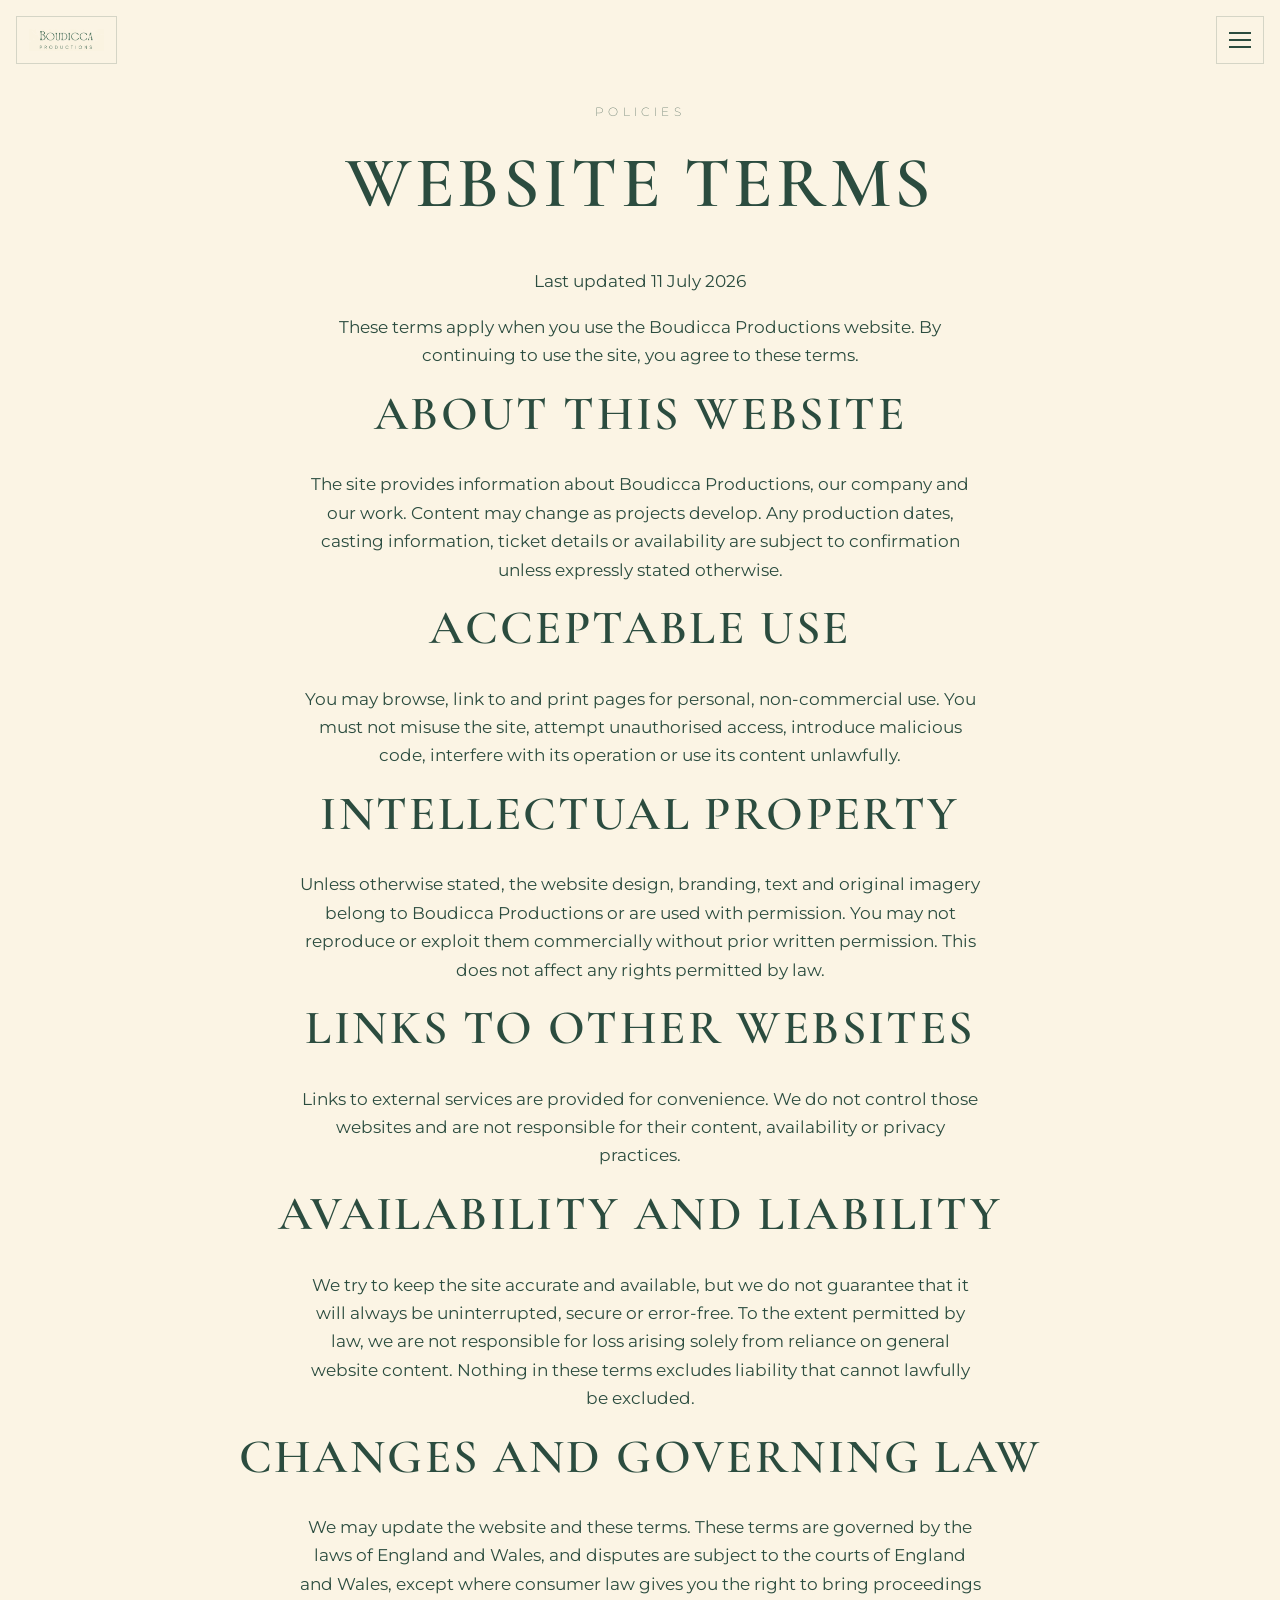
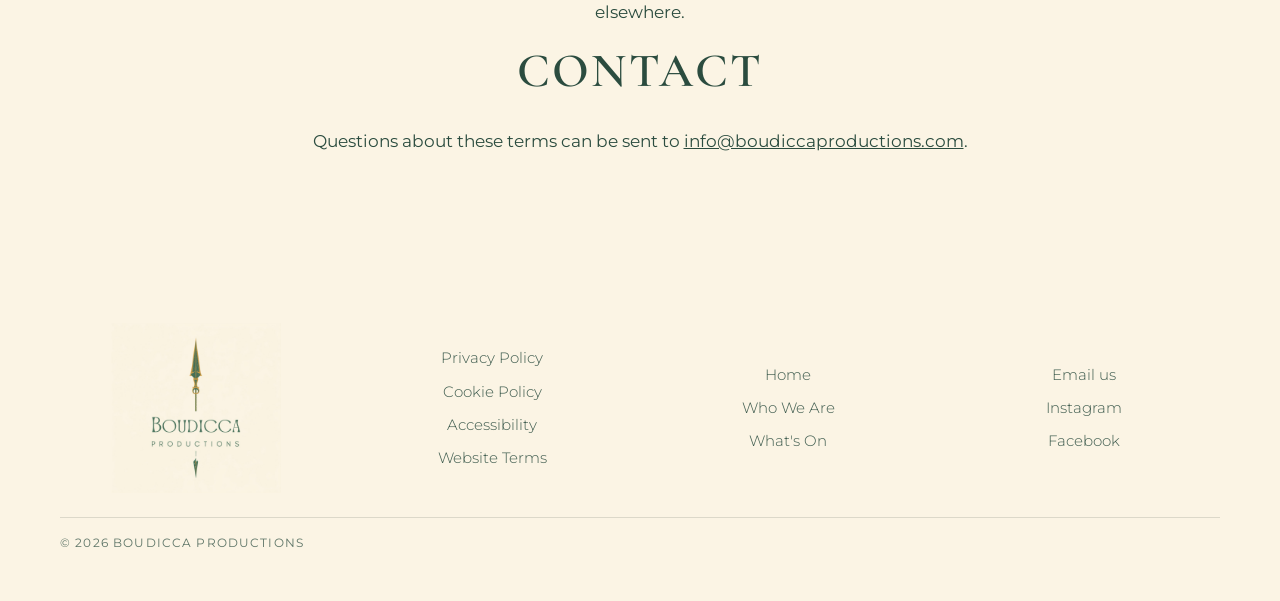
<file: terms.html>
<!DOCTYPE html><html lang="en"><head><meta charset="utf-8"><meta name="viewport" content="width=device-width,initial-scale=1"><title>Website Terms - Boudicca Productions</title><meta name="description" content="Terms for using the Boudicca Productions website."><link rel="canonical" href="https://boudiccaproductions.com/terms.html"><meta property="og:type" content="website"><meta property="og:title" content="Website Terms - Boudicca Productions"><meta property="og:description" content="Terms for using the Boudicca Productions website."><meta property="og:url" content="https://boudiccaproductions.com/terms.html"><meta property="og:image" content="https://boudiccaproductions.com/assets/img/logo.png"><meta name="twitter:card" content="summary_large_image"><link rel="icon" type="image/png" sizes="32x32" href="assets/img/favicon-32.png"><link rel="apple-touch-icon" sizes="180x180" href="assets/img/favicon-180.png"><link rel="stylesheet" href="css/style.css?v=20260803-18"></head><body><input type="checkbox" id="nav-toggle" class="nav-toggle" aria-label="Open menu"><label for="nav-toggle" class="burger" aria-hidden="true"><span></span><span></span><span></span></label><a class="brand-chip" href="index.html" aria-label="Boudicca Productions home"><img src="assets/img/wordmark.png" alt="Boudicca Productions" width="1184" height="346"></a><nav class="nav-overlay" aria-label="Primary"><ul><li><a href="index.html">Home</a></li><li><a href="projects.html">What's On</a></li><li><a href="who-we-are.html">Who We Are</a></li><li><a href="mission.html">Our Mission</a></li><li><a href="blog.html">Blog</a></li><li><a href="contact.html">Contact</a></li></ul></nav><main><section class="section policy-page"><div class="container"><p class="eyebrow">Policies</p><h1>Website Terms</h1><p class="policy-meta">Last updated 11 July 2026</p><p>These terms apply when you use the Boudicca Productions website. By continuing to use the site, you agree to these terms.</p><h2>About this website</h2><p>The site provides information about Boudicca Productions, our company and our work. Content may change as projects develop. Any production dates, casting information, ticket details or availability are subject to confirmation unless expressly stated otherwise.</p><h2>Acceptable use</h2><p>You may browse, link to and print pages for personal, non-commercial use. You must not misuse the site, attempt unauthorised access, introduce malicious code, interfere with its operation or use its content unlawfully.</p><h2>Intellectual property</h2><p>Unless otherwise stated, the website design, branding, text and original imagery belong to Boudicca Productions or are used with permission. You may not reproduce or exploit them commercially without prior written permission. This does not affect any rights permitted by law.</p><h2>Links to other websites</h2><p>Links to external services are provided for convenience. We do not control those websites and are not responsible for their content, availability or privacy practices.</p><h2>Availability and liability</h2><p>We try to keep the site accurate and available, but we do not guarantee that it will always be uninterrupted, secure or error-free. To the extent permitted by law, we are not responsible for loss arising solely from reliance on general website content. Nothing in these terms excludes liability that cannot lawfully be excluded.</p><h2>Changes and governing law</h2><p>We may update the website and these terms. These terms are governed by the laws of England and Wales, and disputes are subject to the courts of England and Wales, except where consumer law gives you the right to bring proceedings elsewhere.</p><h2>Contact</h2><p>Questions about these terms can be sent to <a href="mailto:info@boudiccaproductions.com">info@boudiccaproductions.com</a>.</p></div></section></main>
<footer class="site-footer"><div class="container"><div class="footer-grid"><div class="footer-box footer-box--logo"><img class="footer-logo" src="assets/img/logo.png" alt="Boudicca Productions" width="900" height="900"></div><div class="footer-box"><ul class="footer-list"><li><a href="privacy-policy.html">Privacy Policy</a></li><li><a href="cookie-policy.html">Cookie Policy</a></li><li><a href="accessibility.html">Accessibility</a></li><li><a href="terms.html" aria-current="page">Website Terms</a></li></ul></div><div class="footer-box"><ul class="footer-list"><li><a href="index.html">Home</a></li><li><a href="who-we-are.html">Who We Are</a></li><li><a href="projects.html">What's On</a></li></ul></div><div class="footer-box"><ul class="footer-list"><li><a href="mailto:info@boudiccaproductions.com">Email us</a></li><li><a href="https://www.instagram.com/boudiccaproductions/">Instagram</a></li><li><a href="https://www.facebook.com/boudiccaproductions">Facebook</a></li></ul></div></div><div class="footer-bottom"><span>&copy; 2026 Boudicca Productions</span></div></div></footer><script>(function(){var t=document.getElementById("nav-toggle");if(!t)return;document.querySelectorAll(".nav-overlay a").forEach(function(a){a.addEventListener("click",function(){t.checked=false;});});document.addEventListener("keydown",function(e){if(e.key==="Escape")t.checked=false;});})();</script></body></html>
</file>
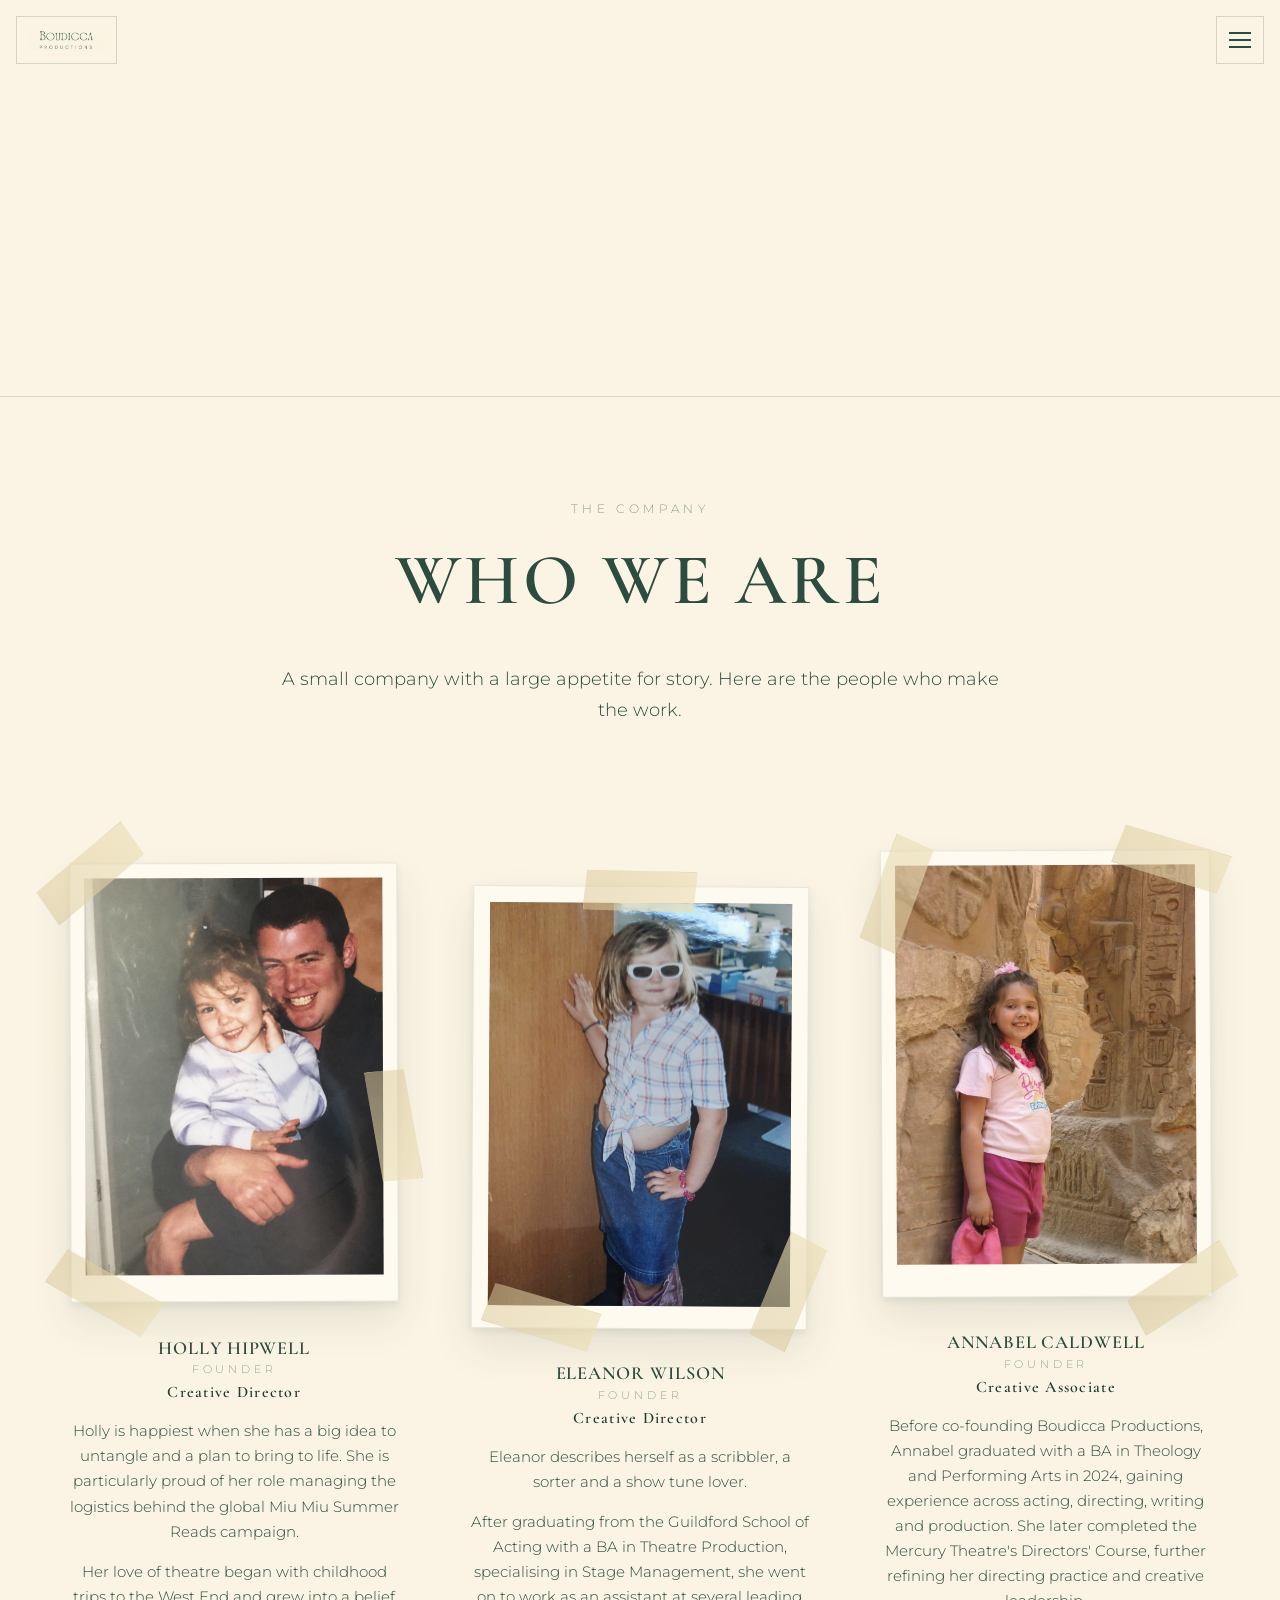
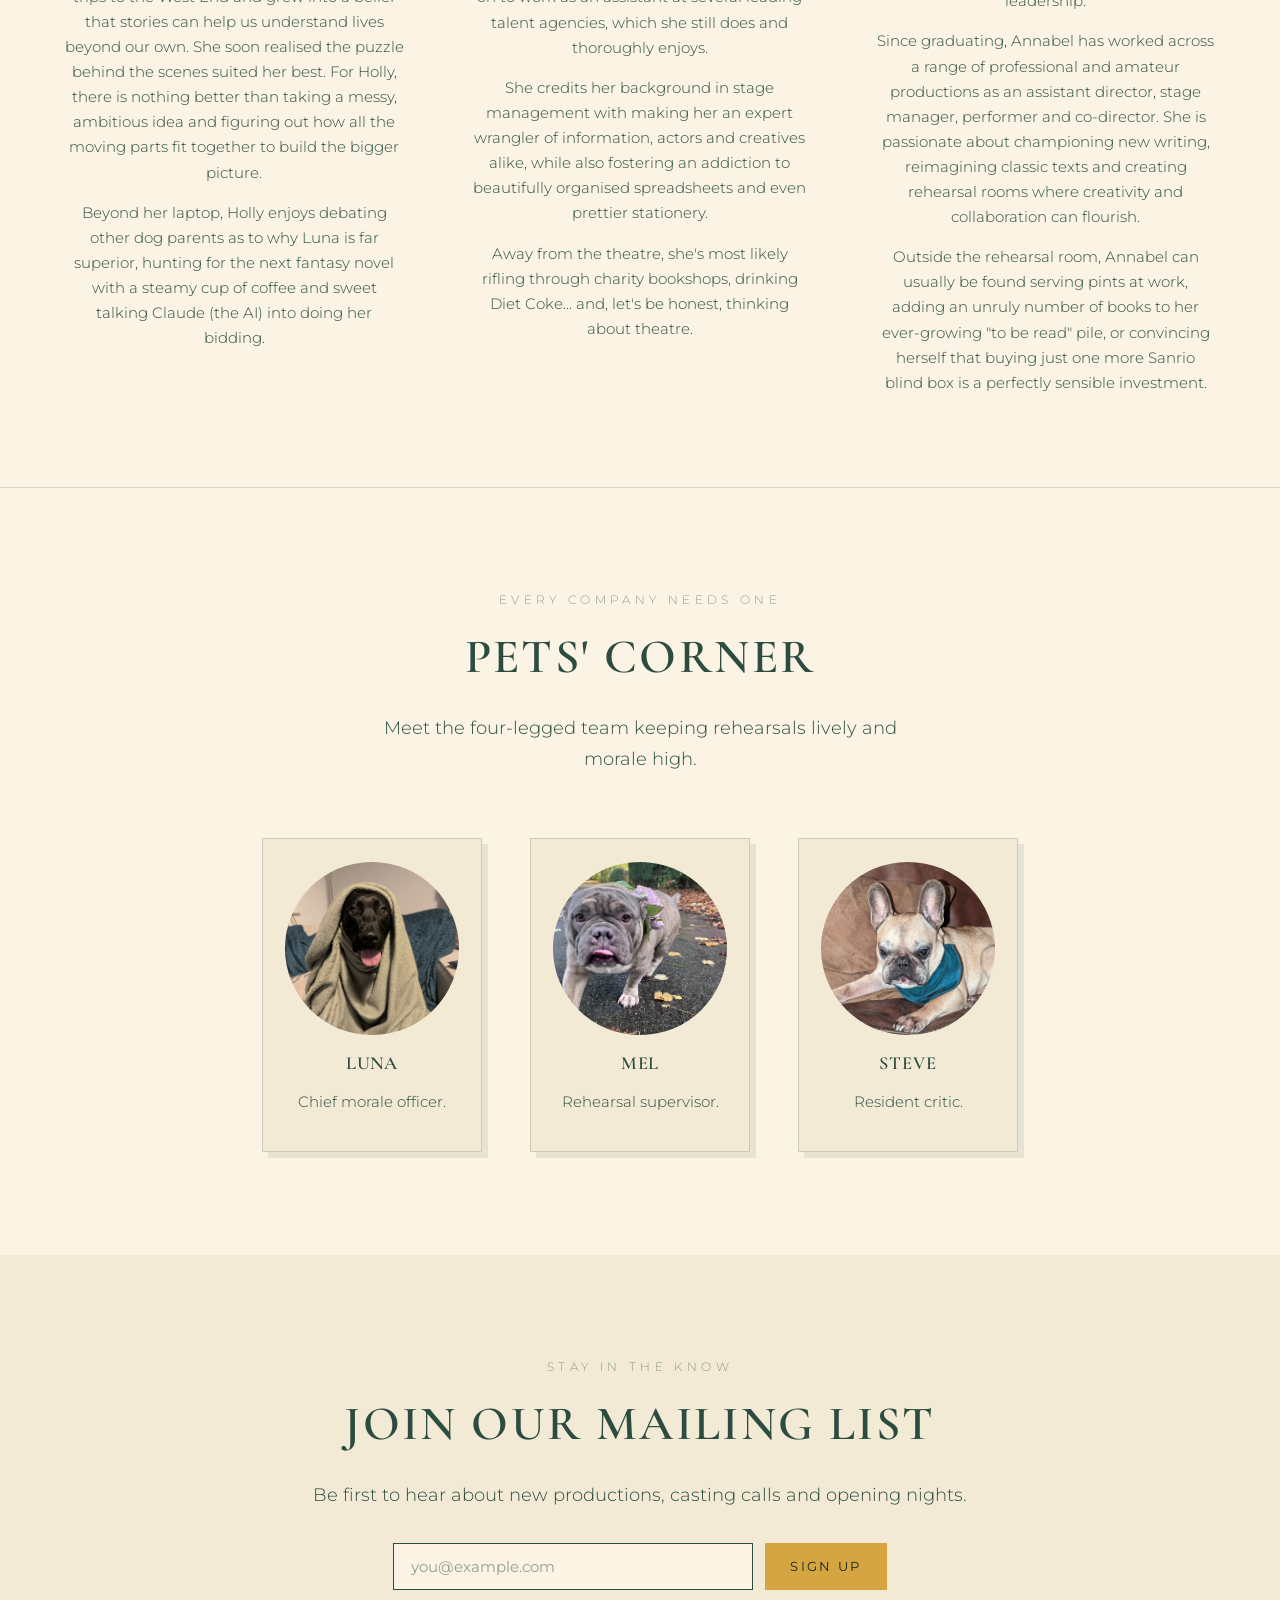
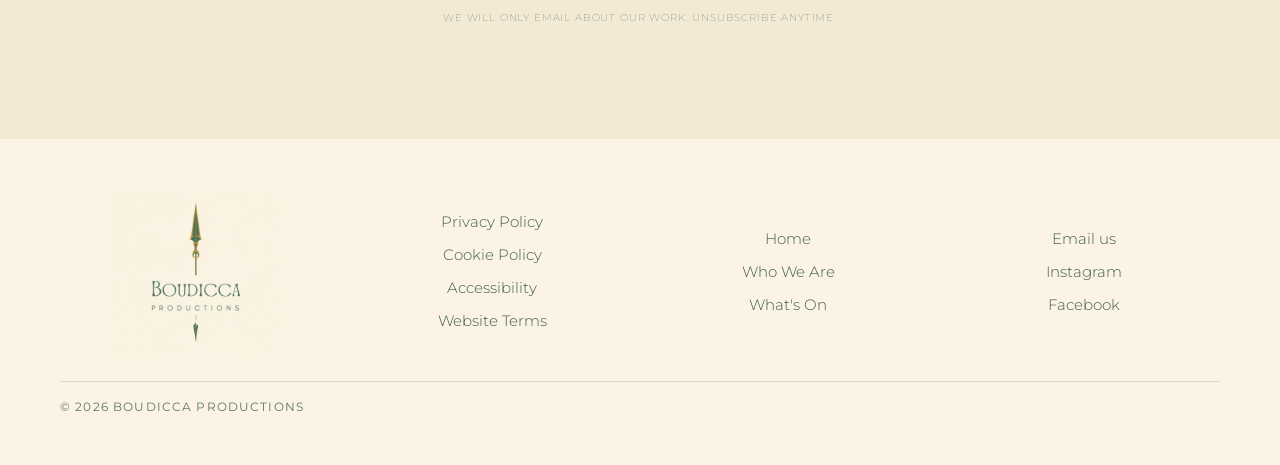
<file: who-we-are.html>
<!DOCTYPE html>
<html lang="en">
  <head>
    <meta charset="utf-8" />
    <meta name="viewport" content="width=device-width, initial-scale=1" />
    <title>Who We Are · Boudicca Productions</title>
    <meta
      name="description"
      content="Meet the founders and creative team behind Boudicca Productions, a female-led theatre company in Colchester."
    />
    <link rel="canonical" href="https://boudiccaproductions.com/who-we-are.html" />
    <meta property="og:type" content="website" />
    <meta property="og:title" content="Who We Are · Boudicca Productions" />
    <meta property="og:description" content="Meet the founders and creative team behind Boudicca Productions." />
    <meta property="og:url" content="https://boudiccaproductions.com/who-we-are.html" />
    <meta property="og:image" content="https://boudiccaproductions.com/assets/img/logo.png" />
    <meta name="twitter:card" content="summary_large_image" />
    <link rel="icon" type="image/png" sizes="32x32" href="assets/img/favicon-32.png" />
    <link rel="apple-touch-icon" sizes="180x180" href="assets/img/favicon-180.png" />
    <link rel="stylesheet" href="css/style.css?v=20260803-18" />
  </head>
  <body>
    <input type="checkbox" id="nav-toggle" class="nav-toggle" aria-label="Open menu" />
    <label for="nav-toggle" class="burger" aria-hidden="true"><span></span><span></span><span></span></label>
    <a class="brand-chip" href="index.html" aria-label="Boudicca Productions home"><img src="assets/img/wordmark.png" alt="Boudicca Productions" width="1184" height="346" /></a>
    <nav class="nav-overlay" aria-label="Primary">
      <ul>
          <li><a href="index.html">Home</a></li>
          <li><a href="projects.html">What's On</a></li>
          <li><a href="who-we-are.html" aria-current="page">Who We Are</a></li>
          <li><a href="mission.html">Our Mission</a></li>
          <li><a href="blog.html">Blog</a></li>
          <li><a href="contact.html">Contact</a></li>      </ul>
    </nav>
    <header class="site-header">
      <div class="hero-slider" aria-label="Who We Are">
        <div class="hero-slide shade-g1"><span>Who We Are</span></div>
        <div class="hero-slide shade-c1"><span>Who We Are</span></div>
        <div class="hero-slide shade-g2"><span>Who We Are</span></div>
      </div>
    </header>

    <main>
      <section class="section center">
        <div class="container">
          <p class="eyebrow">The Company</p>
          <h1>Who We Are</h1>
          <p class="lede">
            A small company with a large appetite for story. Here are the people
            who make the work.
          </p>
        </div>
      </section>

      <section class="section team-section">
        <div class="container">
          <div class="grid grid--3 team-grid">
            <article class="card card--profile">
              <div class="profile-photo">
                <span class="profile-photo__tape" aria-hidden="true"></span>
                <img
                  class="card__photo"
                  src="assets/img/team/holly-hipwell.png"
                  alt="Holly Hipwell as a child with her father"
                  width="1086"
                  height="1448"
                />
              </div>
              <h3 class="card__name">Holly Hipwell</h3>
              <p class="card__role">Founder</p>
              <p class="card__job-title">Creative Director</p>
              <p class="card__bio">
                Holly is happiest when she has a big idea to untangle and a plan
                to bring to life. She is particularly proud of her role managing
                the logistics behind the global Miu Miu Summer Reads campaign.
              </p>
              <p class="card__bio">
                Her love of theatre began with childhood trips to the West End
                and grew into a belief that stories can help us understand lives
                beyond our own. She soon realised the puzzle behind the scenes
                suited her best. For Holly, there
                is nothing better than taking a messy, ambitious idea and
                figuring out how all the moving parts fit together to build the
                bigger picture.
              </p>
              <p class="card__bio">
                Beyond her laptop, Holly enjoys debating other dog parents as to
                why Luna is far superior, hunting for the next fantasy novel
                with a steamy cup of coffee and sweet talking Claude (the AI)
                into doing her bidding.
              </p>
            </article>

            <article class="card card--profile">
              <div class="profile-photo">
                <span class="profile-photo__tape" aria-hidden="true"></span>
                <img
                  class="card__photo"
                  src="assets/img/team/eleanor-wilson.jpg"
                  alt="Eleanor Wilson"
                  width="436"
                  height="755"
                />
              </div>
              <h3 class="card__name">Eleanor Wilson</h3>
              <p class="card__role">Founder</p>
              <p class="card__job-title">Creative Director</p>
              <p class="card__bio">
                Eleanor describes herself as a scribbler, a sorter and a show
                tune lover.
              </p>
              <p class="card__bio">
                After graduating from the Guildford School of Acting with a BA
                in Theatre Production, specialising in Stage Management, she
                went on to work as an assistant at several leading talent
                agencies, which she still does and thoroughly enjoys.
              </p>
              <p class="card__bio">
                She credits her background in stage management with making her
                an expert wrangler of information, actors and creatives alike,
                while also fostering an addiction to beautifully organised
                spreadsheets and even prettier stationery.
              </p>
              <p class="card__bio">
                Away from the theatre, she's most likely rifling through charity
                bookshops, drinking Diet Coke... and, let's be honest, thinking
                about theatre.
              </p>
            </article>

            <article class="card card--profile">
              <div class="profile-photo">
                <span class="profile-photo__tape" aria-hidden="true"></span>
                <img
                  class="card__photo"
                  src="assets/img/team/annabel-caldwell.jpg"
                  alt="Annabel Caldwell as a child"
                  width="540"
                  height="720"
                />
              </div>
              <h3 class="card__name">Annabel Caldwell</h3>
              <p class="card__role">Founder</p>
              <p class="card__job-title">Creative Associate</p>
              <p class="card__bio">
                Before co-founding Boudicca Productions, Annabel graduated with
                a BA in Theology and Performing Arts in 2024, gaining experience
                across acting, directing, writing and production. She later
                completed the Mercury Theatre's Directors' Course, further
                refining her directing practice and creative leadership.
              </p>
              <p class="card__bio">
                Since graduating, Annabel has worked across a range of
                professional and amateur productions as an assistant director,
                stage manager, performer and co-director. She is passionate about
                championing new writing, reimagining classic texts and creating
                rehearsal rooms where creativity and collaboration can flourish.
              </p>
              <p class="card__bio">
                Outside the rehearsal room, Annabel can usually be found serving
                pints at work, adding an unruly number of books to her ever-growing
                "to be read" pile, or convincing herself that buying just one more
                Sanrio blind box is a perfectly sensible investment.
              </p>
            </article>
          </div>
        </div>
      </section>

      <section class="section pets-section center">
        <div class="container">
          <p class="eyebrow">Every Company Needs One</p>
          <h2>Pets' Corner</h2>
          <p class="lede pets-intro">Meet the four-legged team keeping rehearsals lively and morale high.</p>
          <div class="grid pets-grid">
            <article class="card card--pet">
              <img class="card__photo" src="assets/img/miss-luna.jpg" alt="Miss Luna" />
              <h3 class="card__name">Luna</h3>
              <p class="card__bio">Chief morale officer.</p>
            </article>
            <article class="card card--pet">
              <img class="card__photo" src="assets/img/miss-mel-2.jpg" alt="Miss Mel" />
              <h3 class="card__name">Mel</h3>
              <p class="card__bio">Rehearsal supervisor.</p>
            </article>
            <article class="card card--pet">
              <img class="card__photo" src="assets/img/mr-steve.jpg" alt="Mr Steve" />
              <h3 class="card__name">Steve</h3>
              <p class="card__bio">Resident critic.</p>
            </article>
          </div>
        </div>
      </section>

      <!-- ============ NEWSLETTER (pre-footer band) ============ -->      <section class="section section--tint newsletter" id="newsletter">
        <div class="container">
          <p class="eyebrow">Stay in the Know</p>
          <h2>Join our mailing list</h2>
          <p class="lede" style="margin-top: 0">
            Be first to hear about new productions, casting calls and opening
            nights.
          </p>
          <div id="mlb2-43827336" class="ml-subscribe-form ml-subscribe-form-43827336">
            <div class="row-form">
              <form class="signup ml-block-form" action="https://assets.mailerlite.com/jsonp/2514480/forms/193180775836813026/subscribe" method="post" target="_blank">
                <label class="sr-only" for="nl-email">Email address</label>
                <input id="nl-email" type="email" name="fields[email]" placeholder="you@example.com" autocomplete="email" required />
                <input type="hidden" name="ml-submit" value="1" />
                <input type="hidden" name="anticsrf" value="true" />
                <button class="btn btn--cta" type="submit">Sign up</button>
              </form>
            </div>
            <div class="row-success newsletter__status" style="display: none" tabindex="-1">
              <p><strong>Nearly there.</strong> Please check your inbox and confirm your subscription.</p>
            </div>
          </div>
          <p class="newsletter__note">
            We will only email about our work. Unsubscribe anytime.
          </p>
        </div>
      </section>
    </main>

    <footer class="site-footer">
      <div class="container">
        <div class="footer-grid">
          <div class="footer-box footer-box--logo">
            <img
              class="footer-logo"
              src="assets/img/logo.png"
              alt="Boudicca Productions"
              width="900"
              height="900"
            />
          </div>
          <div class="footer-box">
            <ul class="footer-list">
              <li><a href="privacy-policy.html">Privacy Policy</a></li>
              <li><a href="cookie-policy.html">Cookie Policy</a></li>
              <li><a href="accessibility.html">Accessibility</a></li>
              <li><a href="terms.html">Website Terms</a></li>
            </ul>
          </div>
          <div class="footer-box">
            <ul class="footer-list">
              <li><a href="index.html">Home</a></li>
              <li><a href="who-we-are.html">Who We Are</a></li>
              <li><a href="projects.html">What's On</a></li>
            </ul>
          </div>
          <div class="footer-box">
            <ul class="footer-list">
              <li><a href="mailto:info@boudiccaproductions.com">Email us</a></li>
              <li><a href="https://www.instagram.com/boudiccaproductions/">Instagram</a></li>
              <li><a href="https://www.facebook.com/boudiccaproductions">Facebook</a></li>
            </ul>
          </div>
        </div>
        <div class="footer-bottom">
          <span>&copy; 2026 Boudicca Productions</span>
        </div>
      </div>
    </footer>
    <script src="https://groot.mailerlite.com/js/w/webforms.min.js?v83147fa8ce2d95cb73ece7f28b469519"></script>
    <script src="js/newsletter.js"></script>
    <script>
      (function () {
        var t = document.getElementById("nav-toggle");
        if (!t) return;
        document.querySelectorAll(".nav-overlay a").forEach(function (a) {
          a.addEventListener("click", function () { t.checked = false; });
        });
        document.addEventListener("keydown", function (e) {
          if (e.key === "Escape") t.checked = false;
        });
      })();
    </script>
  </body>
</html>
</file>
<file: css/style.css>
@import url("../assets/fonts/fonts.css");
@import url("../assets/fonts/cormorant.css");

/* ============================================================
   Boudicca Productions — design system
   Palette + type taken from the brand logo (Canva → web-safe):
     parchment  #f7f5eb   background
     forest     #2b4c3f   headings / body / UI
   Heading face: Cormorant Garamond (the logo wordmark) · Body/label: Montserrat
   ============================================================ */

:root {
  --parchment: #fbf4e4; /* sampled from the logo file — logo sits seamless */
  --parchment-shade: #f3ead6; /* subtle panel tint */
  --forest: #2b4c3f;
  --forest-deep: #1f3a30;
  --forest-ink: #16281f; /* near-black green, footer/hero overlays */
  --hairline: rgba(43, 76, 63, 0.18);
  --gold: #d5a541; /* the spear gold — restrained accent */

  --measure: 62ch; /* comfortable reading width */
  --container: 1160px;
  --pad-block: clamp(3.5rem, 8vw, 7rem);

  --track: 0.35em; /* the logo's signature letter-spacing */
}
/* ---- reset-ish ---- */
*,
*::before,
*::after {
  box-sizing: border-box;
}

html {
  -webkit-text-size-adjust: 100%;
  scroll-behavior: smooth;
}

body {
  margin: 0;
  overflow-x: hidden; /* guard against any stray horizontal overflow */
  background: var(--parchment);
  color: var(--forest);
  font-family: "Montserrat", system-ui, sans-serif;
  font-weight: 400;
  line-height: 1.65;
  font-size: clamp(1rem, 0.6vw + 0.9rem, 1.075rem);
  -webkit-font-smoothing: antialiased;
  text-rendering: optimizeLegibility;
}

img {
  max-width: 100%;
  display: block;
}

a {
  color: inherit;
}

/* ---- headings ---- */
h1,
h2,
h3 {
  font-family: "Cormorant Garamond", Georgia, serif; /* the logo wordmark face */
  font-weight: 600; /* Cormorant is delicate — 600 holds weight at display sizes */
  text-transform: uppercase;
  line-height: 1.14;
  margin: 0 0 0.6em;
  letter-spacing: 0.05em;
}

h1 {
  font-size: clamp(2.4rem, 6vw, 4.5rem);
}
h2 {
  font-size: clamp(1.8rem, 4vw, 3rem);
}
h3 {
  font-size: clamp(1.2rem, 2.4vw, 1.6rem);
}

p {
  max-width: var(--measure);
}

/* label / eyebrow — Montserrat thin, tracked, uppercase (the "PRODUCTIONS" look) */
.eyebrow {
  font-weight: 200;
  text-transform: uppercase;
  letter-spacing: var(--track);
  font-size: 0.78rem;
  color: var(--forest);
  opacity: 0.75;
  margin: 0 0 1.2rem;
}
/* centre the eyebrow block inside centred sections (it's a max-width <p>) */
.center .eyebrow,
.eyebrow.center {
  margin-inline: auto;
}

/* readable prose block (mission page longer copy) */
.prose {
  max-width: var(--measure);
  margin-inline: auto;
  text-align: center;
}
.prose p {
  margin: 0 0 1.1rem;
}

/* ---- layout helpers ---- */
.container {
  width: min(100% - 2.5rem, var(--container));
  margin-inline: auto;
}

.section {
  padding-block: var(--pad-block);
  text-align: center; /* centred is the default — add .text-left where you want left */
}
/* keep max-width text blocks page-centred, not hugging the left */
.section p {
  margin-inline: auto;
}
.text-left {
  text-align: left;
}

.section--tint {
  background: var(--parchment-shade);
}

.section--tight {
  padding-block: clamp(1.25rem, 3vw, 2.25rem);
}
.cta-row-section {
  padding-top: clamp(2rem, 4vw, 3.25rem);
}
.what-next-block {
  min-height: clamp(220px, 28vw, 320px);
  display: grid;
  place-items: center;
}
.what-next-block .container {
  display: grid;
  gap: 0.35rem;
  justify-items: center;
}

.rule {
  border: 0;
  border-top: 1px solid var(--hairline);
  margin: 0;
}

.center {
  text-align: center;
}

.lede {
  font-size: clamp(1.1rem, 1.4vw, 1.35rem);
  font-weight: 300;
  line-height: 1.7;
  margin-inline: auto;
}

/* ---- buttons ---- */
.btn {
  display: inline-block;
  font-family: "Montserrat", sans-serif;
  font-weight: 400;
  text-transform: uppercase;
  letter-spacing: 0.18em;
  font-size: 0.8rem;
  text-decoration: none;
  padding: 0.85em 1.9em;
  border: 1px solid var(--forest);
  color: var(--forest);
  background: transparent;
  transition: background 0.2s ease, color 0.2s ease;
}
.btn:hover,
.btn:focus-visible {
  background: var(--forest);
  color: var(--parchment);
}
.btn--light {
  border-color: var(--parchment);
  color: var(--parchment);
}
.btn--light:hover,
.btn--light:focus-visible {
  background: var(--parchment);
  color: var(--forest-ink);
}

/* gold primary button (the spear colour), for on-page CTAs */
.btn--cta {
  background: var(--gold);
  border-color: var(--gold);
  color: var(--forest-ink);
}
.btn--cta:hover,
.btn--cta:focus-visible {
  background: var(--forest);
  border-color: var(--forest);
  color: var(--parchment);
}

/* ============================================================
   Newsletter band (pre-footer) — the CTA's destination
   ============================================================ */
.newsletter {
  background: var(--parchment-shade);
  text-align: center;
}
.newsletter .container {
  width: min(100% - 2rem, var(--container));
}
.signup {
  display: flex;
  flex-wrap: wrap;
  gap: 0.75rem;
  justify-content: center;
  margin-top: 2rem;
}
.signup input[type="email"] {
  flex: 1 1 320px;
  max-width: 360px;
  font-family: "Montserrat", sans-serif;
  font-size: 0.95rem;
  padding: 0.85em 1.1em;
  border: 1px solid var(--forest);
  background: var(--parchment);
  color: var(--forest);
}
.signup input[type="email"]::placeholder {
  color: rgba(43, 76, 63, 0.5);
}
.signup input[type="email"]:focus-visible {
  outline: 2px solid var(--gold);
  outline-offset: 2px;
}
.signup .btn--cta {
  cursor: pointer;
  flex: 0 0 auto;
}
.newsletter__note {
  font-weight: 200;
  letter-spacing: 0.08em;
  text-transform: uppercase;
  font-size: 0.65rem;
  opacity: 0.6;
  margin-top: 1.2rem;
}
.newsletter__status {
  margin: 2rem auto 0;
  max-width: 38rem;
  width: fit-content;
  padding: 1.1rem 1.5rem;
  border: 1px solid var(--forest);
  border-top: 4px solid var(--gold);
  background: var(--parchment);
  box-shadow: 5px 5px 0 rgba(43, 76, 63, 0.12);
  color: var(--forest);
}
.newsletter__status p {
  margin: 0;
}

/* ============================================================
   Header / nav
   ============================================================ */
/* header banner — crossfading slideshow (part of the page; the burger stays fixed) */
.site-header {
  border-bottom: 1px solid var(--hairline);
}
.site-header--flush {
  border-bottom: none;
}
.site-header--focus .hero-slider {
  height: 100vh;
  height: 100svh;
}
.site-header--focus .hero-slide span {
  position: relative;
  z-index: 3;
}
.site-header--focus .mission-split-static {
  height: 100%;
  display: grid;
  grid-template-columns: 48% 52%;
  position: relative;
}
.mission-split-portrait,
.mission-split-copy {
  align-items: center;
  display: flex;
  justify-content: center;
}
.mission-split-portrait .coming-figure {
  color: var(--gold);
  height: min(72vh, 620px);
  width: min(68%, 430px);
}
.mission-split-portrait {
  background: var(--parchment);
  position: relative;
}
.mission-portrait-layer {
  animation: mission-split-fade 20s infinite;
  opacity: 0;
  position: absolute;
}
.mission-portrait-layer:nth-child(1) { animation-delay: 0s; color: var(--gold); }
.mission-portrait-layer:nth-child(2) { animation-delay: 4s; color: var(--forest); }
.mission-portrait-layer:nth-child(3) { animation-delay: 8s; color: #b98227; }
.mission-portrait-layer:nth-child(4) { animation-delay: 12s; color: #5f776b; }
.mission-portrait-layer:nth-child(5) { animation-delay: 16s; color: #c68d3a; }
.mission-split-copy {
  align-items: flex-start;
  background: var(--forest-deep);
  color: var(--parchment);
  flex-direction: column;
  padding: clamp(2rem, 7vw, 7rem);
  text-align: left;
}
.mission-split-copy small,
.mission-split-copy a {
  color: var(--gold);
  font-family: "Montserrat", Arial, sans-serif;
  font-weight: 500;
  letter-spacing: 0.2em;
  text-transform: uppercase;
}
.mission-split-copy small {
  font-size: clamp(0.58rem, 1vw, 0.76rem);
  margin-bottom: clamp(1rem, 2vh, 1.5rem);
}
.mission-split-copy > span {
  font-family: "Cormorant Garamond", Georgia, serif;
  font-size: clamp(2.7rem, 7vw, 6.3rem);
  letter-spacing: 0.14em;
  line-height: 0.82;
  margin: 0;
  text-transform: uppercase;
}
.mission-split-copy a {
  border-bottom: 1px solid currentColor;
  font-size: clamp(0.58rem, 1vw, 0.74rem);
  margin-top: clamp(1.5rem, 4vh, 2.5rem);
  padding-bottom: 0.45rem;
  text-decoration: none;
}
.mission-split-copy a:hover,
.mission-split-copy a:focus-visible {
  color: var(--parchment);
}
@keyframes mission-split-fade {
  0% { opacity: 0; }
  4%, 16% { opacity: 1; }
  20%, 100% { opacity: 0; }
}
.hero-slider {
  position: relative;
  height: clamp(220px, 44vh, 460px);
  overflow: hidden;
  background: var(--parchment);
}
.hero-slide {
  position: absolute;
  inset: 0;
  display: grid;
  place-items: center;
  opacity: 0;
  animation: hero-crossfade 12s infinite;
}
.hero-slide:nth-child(1) {
  animation-delay: 0s;
}
.hero-slide:nth-child(2) {
  animation-delay: 4s;
}
.hero-slide:nth-child(3) {
  animation-delay: 8s;
}
.hero-slide span {
  font-family: "Cormorant Garamond", serif;
  text-transform: uppercase;
  letter-spacing: 0.14em;
  font-size: clamp(1.7rem, 5vw, 3.2rem);
}
/* fade-in (0-5%) of one slide aligns with fade-out (33-38%) of the previous => crossfade */
@keyframes hero-crossfade {
  0% {
    opacity: 0;
  }
  5% {
    opacity: 1;
  }
  33% {
    opacity: 1;
  }
  38% {
    opacity: 0;
  }
  100% {
    opacity: 0;
  }
}
@media (prefers-reduced-motion: reduce) {
  .hero-slide {
    animation: none;
    opacity: 0;
  }
  .hero-slide:first-child {
    opacity: 1;
  }
}

/* ---- burger ("options") — the only nav control, fixed top-right ---- */
.nav-toggle {
  position: absolute;
  width: 1px;
  height: 1px;
  opacity: 0;
  pointer-events: none;
}
.burger {
  position: fixed;
  top: 1rem;
  right: 1rem;
  z-index: 60;
  display: flex;
  flex-direction: column;
  justify-content: center;
  gap: 5px;
  width: 48px;
  height: 48px;
  padding: 0 12px;
  cursor: pointer;
  background: var(--parchment);
  border: 1px solid var(--hairline);
}
.burger span {
  display: block;
  height: 2px;
  background: var(--forest);
  transition: transform 0.25s ease, opacity 0.2s ease, background 0.25s ease;
}
.nav-toggle:focus-visible + .burger {
  outline: 2px solid var(--gold);
  outline-offset: 2px;
}
/* burger morphs to an X, bars go cream over the dark overlay */
.nav-toggle:checked + .burger {
  background: transparent;
  border-color: transparent;
}
.nav-toggle:checked + .burger span {
  background: var(--parchment);
}
.nav-toggle:checked + .burger span:nth-child(1) {
  transform: translateY(7px) rotate(45deg);
}
.nav-toggle:checked + .burger span:nth-child(2) {
  opacity: 0;
}
.nav-toggle:checked + .burger span:nth-child(3) {
  transform: translateY(-7px) rotate(-45deg);
}

/* ---- wordmark chip — fixed top-right, beside the burger ---- */
.brand-chip {
  position: fixed;
  top: 1rem;
  left: 1rem; /* top-left corner, mirroring the burger */
  z-index: 60;
  display: flex;
  align-items: center;
  height: 48px;
  padding: 0 12px;
  background: var(--parchment);
  border: 1px solid var(--hairline);
  transition: opacity 0.25s ease;
}
.brand-chip img {
  height: 22px;
  width: auto;
  display: block;
}
/* hide it while the menu overlay is open */
.nav-toggle:checked ~ .brand-chip {
  opacity: 0;
  pointer-events: none;
}

/* ---- full-screen overlay menu ---- */
.nav-overlay {
  position: fixed;
  inset: 0;
  z-index: 55;
  background: var(--forest-ink);
  display: grid;
  place-content: center;
  opacity: 0;
  visibility: hidden;
  transition: opacity 0.3s ease, visibility 0s linear 0.3s;
}
.nav-toggle:checked ~ .nav-overlay {
  opacity: 1;
  visibility: visible;
  transition: opacity 0.3s ease;
}
.nav-overlay ul {
  list-style: none;
  margin: 0;
  padding: 0;
  text-align: center;
  display: grid;
  gap: clamp(1rem, 3vw, 1.8rem);
}
.nav-overlay a {
  font-family: "Cormorant Garamond", serif;
  text-transform: uppercase;
  font-weight: 500;
  font-size: clamp(1.7rem, 6vw, 3rem);
  letter-spacing: 0.08em;
  color: var(--parchment);
  text-decoration: none;
  transition: color 0.2s ease;
}
.nav-overlay a:hover,
.nav-overlay a:focus-visible,
.nav-overlay a[aria-current="page"] {
  color: var(--gold);
}

/* ============================================================
   Brand band — full spear logo on parchment (seamless)
   ============================================================ */
.logo-row {
  display: grid;
  grid-template-columns: 1fr auto 1fr; /* block | logo | block */
  align-items: stretch;
  gap: clamp(1.25rem, 4vw, 3rem);
}
/* row of CTA blocks (no logo) — wraps on narrow screens */
.cta-row {
  display: grid;
  grid-template-columns: repeat(auto-fit, minmax(200px, 1fr));
  gap: clamp(0.75rem, 2vw, 1.5rem);
}
.brand-band__logo {
  width: min(420px, 40vw); /* expanded */
  height: auto;
  margin-inline: auto;
  align-self: center;
}
.logo-side {
  display: grid;
  place-content: center;
  gap: 0.7rem;
  min-height: 220px;
  padding: 1.5rem;
  border: 1px solid rgba(43, 76, 63, 0.22);
  text-align: center;
  text-decoration: none;
  transition: filter 0.2s ease, transform 0.2s ease;
}
.logo-side:hover,
.logo-side:focus-visible {
  filter: brightness(0.96);
  transform: translateY(-2px);
  outline: none;
}
.logo-side__title {
  font-family: "Cormorant Garamond", serif;
  text-transform: uppercase;
  font-weight: 500;
  font-size: clamp(1.3rem, 2.6vw, 1.9rem);
  letter-spacing: 0.06em;
  line-height: 1.12;
}
.logo-side__cue {
  font-weight: 200;
  text-transform: uppercase;
  letter-spacing: 0.22em;
  font-size: 0.66rem;
  opacity: 0.85;
}
@media (max-width: 680px) {
  .logo-row {
    grid-template-columns: 1fr; /* logo only on small screens */
  }
  .logo-side {
    display: none;
  }
}

/* ============================================================
   Coming-soon carousel — single-line portraits in the brand palette.
   Footer-style outline; scrolls horizontally across the page.
   ============================================================ */
.marquee {
  width: 100%; /* full-bleed — scrolls across the whole page */
  overflow: hidden;
  border-block: 1px solid var(--forest); /* footer-style outline, full width */
  background: var(--parchment-shade);
  padding-block: 1rem;
  margin-top: 1.75rem;
}
.marquee__track {
  display: flex;
  width: max-content;
  animation: marquee-scroll 48s linear infinite;
}
/* two identical copies live in the track; -50% shifts exactly one copy => seamless loop */
@keyframes marquee-scroll {
  from {
    transform: translateX(0);
  }
  to {
    transform: translateX(-50%);
  }
}
.marquee:hover .marquee__track,
.marquee__track:focus-within {
  animation-play-state: paused; /* pause so links are clickable */
}
.coming-slide {
  flex: 0 0 clamp(220px, 42vw, 320px);
  aspect-ratio: 1;
  margin-right: 1rem; /* per-slide gap keeps the loop maths exact */
  display: flex;
  flex-direction: column;
  align-items: center;
  justify-content: center;
  gap: 0.35rem;
  text-decoration: none;
  border: 1px solid rgba(43, 76, 63, 0.22);
  color: var(--forest);
  overflow: hidden;
  position: relative;
}
.coming-figure {
  width: 72%;
  height: 70%;
  display: block;
  background-color: currentColor;
  -webkit-mask-image: url("../assets/img/coming-soon-women-v4.png");
  mask-image: url("../assets/img/coming-soon-women-v4.png");
  -webkit-mask-repeat: no-repeat;
  mask-repeat: no-repeat;
  -webkit-mask-size: 300% 100%;
  mask-size: 300% 100%;
}
.coming-figure--one {
  -webkit-mask-position: left center;
  mask-position: left center;
}
.coming-figure--two {
  -webkit-mask-position: center center;
  mask-position: center center;
}
.coming-figure--three {
  -webkit-mask-position: right center;
  mask-position: right center;
}
.coming-figure--four,
.coming-figure--five {
  -webkit-mask-image: url("../assets/img/coming-soon-women-additional.png");
  mask-image: url("../assets/img/coming-soon-women-additional.png");
  -webkit-mask-size: 200% 100%;
  mask-size: 200% 100%;
}
.coming-figure--four {
  -webkit-mask-position: left center;
  mask-position: left center;
}
.coming-figure--five {
  -webkit-mask-position: right center;
  mask-position: right center;
}
@media (prefers-reduced-motion: reduce) {
  .marquee {
    overflow-x: auto; /* no auto-scroll — let the user scroll it by hand */
  }
  .marquee__track {
    animation: none;
  }
}
.coming-label {
  font-family: "Cormorant Garamond", serif;
  font-weight: 400;
  text-transform: uppercase;
  letter-spacing: 0.24em;
  font-size: 0.78rem;
  opacity: 0.9;
}
.marquee .coming-slide.line-gold {
  color: var(--gold);
}
.marquee .coming-slide.line-deep {
  color: var(--forest-deep);
}
/* shades — alternating cream and green for a sketchbook-like rhythm */
.shade-c1 {
  background: #f3ead6;
  color: var(--forest);
}
.shade-c2 {
  background: #ece0c8;
  color: var(--forest);
}
.shade-c3 {
  background: #e4d7bd;
  color: var(--forest);
}
.shade-g1 {
  background: var(--forest);
  color: var(--parchment);
}
.shade-g2 {
  background: var(--forest-deep);
  color: var(--parchment);
}
.shade-g3 {
  background: #3a4b3f;
  color: var(--parchment);
}

/* ============================================================
   Hero
   ============================================================ */
.hero {
  text-align: center;
  padding-block: clamp(1.5rem, 3vw, 2.75rem);
  position: relative;
  overflow: hidden;
}
.hero__logo {
  width: min(380px, 60vw);
  height: auto;
  margin-inline: auto;
}
.hero__wordmark {
  font-size: clamp(2.6rem, 9vw, 6.5rem);
  margin: 0;
  letter-spacing: 0.03em;
}
.hero__wordmark span {
  display: block;
}
.hero .sub {
  font-family: "Montserrat", sans-serif;
  font-weight: 200;
  text-transform: uppercase;
  letter-spacing: 0.42em;
  font-size: clamp(0.7rem, 1.8vw, 1.15rem);
  margin-top: clamp(0.6rem, 1.5vw, 1.2rem);
  padding-left: 0.42em; /* optical: balance the trailing track */
  text-align: center;
  color: var(--forest);
  opacity: 0.85;
}

/* ============================================================
   Feature image (full-bleed)
   ============================================================ */
.feature-img {
  position: relative;
  min-height: clamp(320px, 55vh, 620px);
  background: var(--forest-ink) center/cover no-repeat;
  display: grid;
  place-items: center;
  color: var(--parchment);
  text-align: center;
}
.feature-img::after {
  content: "";
  position: absolute;
  inset: 0;
  background: linear-gradient(
    to bottom,
    rgba(22, 40, 31, 0.25),
    rgba(22, 40, 31, 0.55)
  );
}
.feature-img__caption {
  position: relative;
  z-index: 1;
  max-width: 40ch;
  padding: 1.5rem;
}
/* placeholder texture when no photo set yet */
.img-placeholder {
  background:
    repeating-linear-gradient(
      -45deg,
      rgba(247, 245, 235, 0.05) 0 14px,
      rgba(247, 245, 235, 0.02) 14px 28px
    ),
    var(--forest-ink);
}
.img-placeholder-note {
  font-weight: 200;
  letter-spacing: var(--track);
  text-transform: uppercase;
  font-size: 0.7rem;
  opacity: 0.7;
}

/* ============================================================
   Card grids (team, pets, projects)
   ============================================================ */
.grid {
  display: grid;
  gap: clamp(1.5rem, 3vw, 2.5rem);
}
.grid--3 {
  grid-template-columns: repeat(auto-fit, minmax(240px, 1fr));
}
.grid--4 {
  grid-template-columns: repeat(auto-fit, minmax(190px, 1fr));
}

.card {
  text-align: center;
}
.card__photo {
  aspect-ratio: 3 / 4;
  width: 100%;
  object-fit: cover;
  object-position: center;
  background: var(--forest-ink);
  margin-bottom: 1.1rem;
  filter: grayscale(0.15);
}
.card--pet .card__photo {
  aspect-ratio: 1 / 1;
  border-radius: 50%;
  max-width: 200px;
  margin-inline: auto;
}
.card__name {
  margin: 0 0 0.15rem;
  font-size: 1.15rem;
}
.card__role {
  font-weight: 200;
  text-transform: uppercase;
  letter-spacing: var(--track);
  font-size: 0.68rem;
  opacity: 0.7;
  margin: 0 0 0.2rem;
}
.card__job-title {
  margin: 0 0 0.85rem;
  font-family: "Cormorant Garamond", Georgia, serif;
  font-size: 1rem;
  font-weight: 600;
  line-height: 1.3;
  letter-spacing: 0.08em;
  color: var(--forest-deep);
}
.card__bio {
  font-size: 0.95rem;
  font-weight: 300;
  margin-inline: auto;
  max-width: 34ch;
}

/* Scrapbook portrait template — replace only the placeholder with an image. */
.team-grid {
  align-items: start;
  gap: clamp(2.5rem, 4.5vw, 4rem);
}
.team-section {
  padding-bottom: clamp(3rem, 6vw, 5rem);
  padding-top: 0;
}
.pets-section {
  background: var(--parchment);
  border-top: 1px solid var(--hairline);
}
.pets-intro {
  margin-top: 0;
  max-width: 34rem;
}
.pets-grid {
  gap: clamp(1.5rem, 4vw, 3rem);
  grid-template-columns: repeat(3, minmax(170px, 220px));
  justify-content: center;
  margin: clamp(2.5rem, 5vw, 4rem) auto 0;
}
.pets-grid .card--pet {
  background: var(--parchment-shade);
  border: 1px solid rgba(43, 76, 63, 0.2);
  box-shadow: 6px 6px 0 rgba(43, 76, 63, 0.1);
  padding: clamp(1rem, 2vw, 1.4rem);
}

.mission-page {
  align-items: center;
  display: grid;
  min-height: 100vh;
  min-height: 100svh;
  padding-block: clamp(3.5rem, 7vw, 6rem);
}
.mission-statement {
  margin-top: clamp(2rem, 4vw, 3rem);
  max-width: 760px;
}
.mission-statement p {
  font-size: clamp(1rem, 0.4vw + 0.94rem, 1.14rem);
  line-height: 1.9;
  margin: 0;
}
.mission-statement p + p {
  margin-top: clamp(1rem, 2.2vh, 1.5rem);
}
.mission-blog-cta {
  background: var(--forest-deep);
  border-block: 1px solid var(--gold);
  color: var(--parchment);
}
.mission-blog-cta .eyebrow,
.mission-blog-cta h2,
.mission-blog-cta p {
  color: var(--parchment);
}
.mission-blog-cta .eyebrow {
  opacity: 0.72;
}
.profile-photo {
  --profile-tilt: -0.2deg;
  position: relative;
  isolation: isolate;
  width: min(100% - 1.25rem, 330px);
  margin: 1.1rem auto 2.2rem;
  padding: clamp(0.65rem, 1.5vw, 0.9rem);
  padding-bottom: clamp(1.2rem, 2.5vw, 1.65rem);
  background: #fffaf0;
  border: 1px solid rgba(43, 76, 63, 0.11);
  box-shadow:
    0 1.2rem 2.5rem rgba(31, 58, 48, 0.1),
    0 0.2rem 0.45rem rgba(31, 58, 48, 0.08);
  transform: rotate(var(--profile-tilt));
}
.card--profile:nth-child(2) .profile-photo {
  --profile-tilt: 0.35deg;
  width: min(100% - 0.75rem, 338px);
  margin-top: 2.5rem;
  padding: clamp(0.8rem, 1.7vw, 1rem);
  padding-bottom: clamp(1rem, 2vw, 1.35rem);
}
.card--profile:nth-child(3) .profile-photo {
  --profile-tilt: -0.3deg;
  width: min(100% - 1rem, 330px);
  margin-top: 0.25rem;
  padding-bottom: clamp(1.5rem, 3vw, 2rem);
}
.profile-photo::before,
.profile-photo::after,
.profile-photo__tape {
  content: "";
  position: absolute;
  z-index: 2;
  width: clamp(5.5rem, 9vw, 7.5rem);
  height: clamp(2rem, 3.5vw, 2.75rem);
  background:
    linear-gradient(90deg, rgba(255, 255, 255, 0.08), rgba(255, 250, 222, 0.35)),
    rgba(213, 190, 137, 0.48);
  border: 1px solid rgba(122, 103, 63, 0.1);
  box-shadow: 0 2px 3px rgba(43, 76, 63, 0.08);
  clip-path: polygon(2% 9%, 98% 0, 96% 92%, 0 100%);
  pointer-events: none;
}
.profile-photo__tape {
  top: 55%;
  right: -3.4rem;
  left: auto;
  transform: rotate(82deg);
}
.profile-photo::before {
  top: -0.9rem;
  left: -2.3rem;
  transform: rotate(-38deg);
}
.profile-photo::after {
  right: auto;
  bottom: -0.85rem;
  left: -1.5rem;
  transform: rotate(32deg);
}
.card--profile:nth-child(2) .profile-photo::before {
  top: -1.15rem;
  left: 50%;
  transform: translateX(-50%) rotate(3deg);
}
.card--profile:nth-child(2) .profile-photo::after {
  right: -2.5rem;
  bottom: 1rem;
  left: auto;
  transform: rotate(-66deg);
}
.card--profile:nth-child(2) .profile-photo__tape {
  top: auto;
  right: auto;
  bottom: -0.8rem;
  left: 0.8rem;
  transform: rotate(18deg);
}
.card--profile:nth-child(3) .profile-photo::before {
  top: 1.2rem;
  left: -2.65rem;
  transform: rotate(-68deg);
}
.card--profile:nth-child(3) .profile-photo::after {
  right: -1.9rem;
  bottom: -0.85rem;
  left: auto;
  transform: rotate(-31deg);
}
.card--profile:nth-child(3) .profile-photo__tape {
  top: -0.8rem;
  right: -1.3rem;
  left: auto;
  transform: rotate(19deg);
}
.profile-photo .card__photo {
  position: relative;
  z-index: 1;
  display: block;
  width: 100%;
  height: auto;
  aspect-ratio: 3 / 4;
  object-fit: cover;
  object-position: center;
  margin: 0;
  box-shadow: inset 0 0 0 1px rgba(251, 244, 228, 0.18);
}
.card--profile:nth-child(2) .profile-photo .card__photo {
  object-position: center top;
}
.profile-photo__placeholder {
  display: grid;
  place-items: center;
  overflow: hidden;
  color: rgba(251, 244, 228, 0.88);
  background:
    radial-gradient(circle at 72% 24%, rgba(213, 165, 65, 0.22), transparent 25%),
    linear-gradient(145deg, rgba(255, 255, 255, 0.06), transparent 45%),
    var(--forest-deep);
}
.profile-photo__placeholder::before {
  content: "";
  position: absolute;
  width: 48%;
  aspect-ratio: 1;
  top: 17%;
  left: 26%;
  border-radius: 50%;
  background: rgba(243, 234, 214, 0.12);
  box-shadow: 0 9rem 0 4.1rem rgba(243, 234, 214, 0.1);
}
.profile-photo__placeholder span {
  position: relative;
  z-index: 1;
  align-self: end;
  margin-bottom: 12%;
  font-size: 0.62rem;
  font-weight: 300;
  line-height: 1.7;
  letter-spacing: 0.28em;
  text-transform: uppercase;
}

@media (max-width: 560px) {
  .site-header--focus .mission-split-static {
    grid-template-columns: 1fr;
    grid-template-rows: 42% 58%;
  }
  .mission-split-portrait .coming-figure {
    height: 90%;
    width: min(52%, 220px);
  }
  .mission-split-copy {
    align-items: center;
    padding: 1.5rem;
    text-align: center;
  }
  .mission-split-copy > span {
    font-size: clamp(3rem, 16vw, 4.5rem);
  }
  .pets-grid {
    grid-template-columns: minmax(190px, 260px);
  }
  .profile-photo {
    width: min(82vw, 310px);
  }
  .profile-photo::before {
    left: -1.6rem;
  }
  .profile-photo::after {
    right: auto;
    left: -1.1rem;
  }
  .card--profile:nth-child(2) .profile-photo,
  .card--profile:nth-child(3) .profile-photo {
    width: min(82vw, 310px);
    margin-top: 1.5rem;
  }
  .card--profile:nth-child(2) .profile-photo::after {
    right: -1.65rem;
    left: auto;
  }
  .card--profile:nth-child(3) .profile-photo::after {
    right: -1.5rem;
    left: auto;
  }
  .profile-photo__tape {
    right: -2.45rem;
    left: auto;
  }
  .card--profile:nth-child(3) .profile-photo::before {
    left: -1.85rem;
  }
  .card--profile:nth-child(3) .profile-photo__tape {
    right: -0.9rem;
  }
}

@media (prefers-reduced-motion: reduce) {
  .mission-portrait-layer {
    animation: none;
  }
  .mission-portrait-layer:first-child { opacity: 1; }
  .mission-portrait-layer:not(:first-child) { display: none; }
}

/* photo placeholder shim */
.photo-shim {
  display: grid;
  place-items: center;
  color: rgba(247, 245, 235, 0.55);
  font-weight: 200;
  letter-spacing: 0.2em;
  text-transform: uppercase;
  font-size: 0.65rem;
}

.blog-row {
  display: flex;
  gap: 1rem;
  overflow-x: auto;
  padding-bottom: 0.75rem;
  scroll-snap-type: x mandatory;
  -webkit-overflow-scrolling: touch;
}
.blog-row::-webkit-scrollbar {
  height: 10px;
}
.blog-row::-webkit-scrollbar-thumb {
  background: rgba(43, 76, 63, 0.2);
  border-radius: 999px;
}
.blog-tile {
  background: var(--parchment-shade);
  flex: 0 0 clamp(240px, 28vw, 340px);
  display: grid;
  gap: 0.8rem;
  padding: clamp(0.9rem, 2vw, 1.4rem);
  border: 1px solid rgba(43, 76, 63, 0.5);
  box-shadow:
    8px 8px 0 rgba(43, 76, 63, 0.14),
    0 0 0 1px rgba(247, 245, 235, 0.62) inset;
  color: var(--forest);
  scroll-snap-align: start;
}
.blog-tile__link {
  color: inherit;
  display: block;
  min-height: 360px;
  perspective: 1400px;
  position: relative;
  text-decoration: none;
}
.blog-tile__cover {
  backface-visibility: hidden;
  background: var(--forest-deep);
  border: 1px solid rgba(213, 165, 65, 0.65);
  bottom: 0;
  box-shadow: 7px 7px 0 rgba(31, 58, 48, 0.14);
  display: grid;
  left: 0;
  overflow: hidden;
  padding: clamp(1rem, 3vw, 1.6rem);
  align-content: center;
  justify-items: center;
  position: absolute;
  right: 0;
  top: 0;
  transform-origin: left center;
  transform-style: preserve-3d;
  transition: transform 600ms cubic-bezier(0.2, 0.72, 0.22, 1), box-shadow 600ms ease;
  z-index: 2;
}
.blog-cover__copy {
  display: grid;
  justify-items: center;
  position: relative;
  text-align: center;
  z-index: 1;
}
.blog-tile__title {
  color: var(--parchment);
  font-family: "Cormorant Garamond", Georgia, serif;
  font-size: clamp(1.7rem, 3vw, 2.35rem);
  font-weight: 600;
  letter-spacing: 0.08em;
  line-height: 1.05;
  position: relative;
  text-align: center;
  text-transform: uppercase;
  z-index: 1;
  text-shadow: 0 2px 12px rgba(22, 40, 31, 0.82);
}
.blog-tile__kicker,
.blog-tile__author {
  color: var(--gold);
  font-size: 0.68rem;
  font-weight: 500;
  letter-spacing: 0.22em;
  position: relative;
  text-align: center;
  text-transform: uppercase;
  z-index: 1;
  text-shadow: 0 1px 8px rgba(22, 40, 31, 0.9);
}
.blog-tile__kicker {
  margin-bottom: 1.4rem;
}
.blog-tile__author {
  margin-top: 1.5rem;
}

/* Blog-cover presets. Set --blog-cover-image inline on each cover. */
.blog-cover--editorial {
  background:
    linear-gradient(90deg, rgba(22, 40, 31, 0.78), rgba(22, 40, 31, 0.16) 72%),
    var(--blog-cover-image) 43% 56% / cover no-repeat;
}
.blog-cover--editorial::before {
  background: var(--gold);
  content: "";
  height: 2px;
  left: 8%;
  position: absolute;
  top: 8%;
  width: 28%;
}
.blog-cover--editorial .blog-cover__copy {
  bottom: 8%;
  justify-items: start;
  left: 8%;
  position: absolute;
  right: 30%;
  text-align: left;
}

.blog-cover--split {
  padding: 0;
}
.blog-cover--split::before {
  background: var(--blog-cover-image) center 52% / cover no-repeat;
  content: "";
  height: 53%;
  left: 0;
  position: absolute;
  right: 0;
  top: 0;
}
.blog-cover--split::after,
.blog-cover--proscenium::after {
  border: 1px solid var(--gold);
  content: "";
  inset: 0.65rem;
  pointer-events: none;
  position: absolute;
}

.blog-cover--proscenium {
  padding: 0;
}
.blog-cover--proscenium::before {
  background: var(--blog-cover-image) center 54% / cover no-repeat;
  border: 1px solid rgba(251, 244, 228, 0.56);
  border-radius: 48% 48% 0 0;
  content: "";
  inset: 7% 10% 42%;
  position: absolute;
}
.blog-cover--split .blog-tile__kicker,
.blog-cover--proscenium .blog-tile__kicker {
  margin-bottom: 0.55rem;
}
.blog-cover--split .blog-tile__title,
.blog-cover--proscenium .blog-tile__title {
  font-size: clamp(1.45rem, 2.4vw, 1.95rem);
}
.blog-cover--split .blog-tile__author,
.blog-cover--proscenium .blog-tile__author {
  margin-top: 0.65rem;
}
.blog-cover--split .blog-cover__copy {
  align-content: center;
  bottom: 0;
  left: clamp(1rem, 6%, 1.5rem);
  position: absolute;
  right: clamp(1rem, 6%, 1.5rem);
  top: 53%;
}
.blog-cover--proscenium .blog-cover__copy {
  bottom: 5%;
  left: 8%;
  position: absolute;
  right: 8%;
}
.blog-tile__link .blog-tile__body {
  --page-line: 1.6rem;
  align-content: center;
  background:
    linear-gradient(90deg, rgba(43, 76, 63, 0.06), transparent 8%),
    var(--parchment);
  border: 1px solid rgba(43, 76, 63, 0.2);
  bottom: 0;
  display: grid;
  gap: 0;
  left: 0;
  padding: var(--page-line);
  position: absolute;
  right: 0;
  top: 0;
  z-index: 1;
}
.blog-tile__link .blog-tile__body::before,
.blog-tile__link .blog-tile__body::after {
  background: var(--gold);
  content: "";
  height: 1px;
  left: var(--page-line);
  opacity: 0.72;
  position: absolute;
  right: var(--page-line);
}
.blog-tile__link .blog-tile__body::before {
  top: var(--page-line);
}
.blog-tile__link .blog-tile__body::after {
  bottom: var(--page-line);
}
.blog-tile__link:hover .blog-tile__cover,
.blog-tile__link:focus-visible .blog-tile__cover {
  box-shadow: 16px 8px 16px rgba(22, 40, 31, 0.18);
  transform: rotateY(-108deg);
}
.blog-tile__link:focus-visible {
  outline: 3px solid var(--gold);
  outline-offset: 4px;
}
.blog-tile__link--placeholder .blog-tile__cover {
  cursor: default;
}
.blog-tile__link--placeholder:hover .blog-tile__cover {
  box-shadow: 7px 7px 0 rgba(31, 58, 48, 0.14);
  transform: none;
}
.blog-tile__body {
  display: grid;
  gap: 0.35rem;
}
.blog-tile .eyebrow {
  margin-bottom: 0.3rem;
}
.blog-tile__link .eyebrow {
  margin: 0 0 var(--page-line);
}
.blog-tile__link .eyebrow,
.blog-tile__link .card__bio,
.blog-tile__link .blog-tile__read {
  line-height: var(--page-line);
}
.blog-tile .card__bio {
  margin-bottom: 0;
}
.blog-tile__read {
  font-size: 0.76rem;
  font-weight: 600;
  letter-spacing: 0.12em;
  margin-top: var(--page-line);
  text-transform: uppercase;
}

.blog-article__opening {
  background: var(--parchment);
  border-bottom: 1px solid var(--gold);
  display: grid;
  grid-template-columns: minmax(300px, 44%) 1fr;
  min-height: 100vh;
  min-height: 100svh;
}
.blog-article__opening-image {
  background:
    linear-gradient(rgba(31, 58, 48, 0.12), rgba(31, 58, 48, 0.12)),
    var(--blog-opening-image) center 54% / cover no-repeat;
  border-right: 1px solid var(--gold);
}
.blog-article__opening-copy {
  align-content: center;
  display: grid;
  padding: clamp(2.5rem, 6vw, 5.5rem);
  text-align: left;
}
.blog-article__opening-copy h1 {
  font-size: clamp(2.6rem, 5.4vw, 4.8rem);
  letter-spacing: 0.045em;
}
.blog-article__opening-copy h1 span {
  display: block;
}
.blog-article__opening-copy .eyebrow,
.blog-article__opening-copy p {
  margin-left: 0;
  margin-right: 0;
}
.blog-article__tagline {
  font-size: clamp(1.15rem, 2vw, 1.45rem);
  margin-bottom: 1.5rem;
}
.blog-article__meta {
  color: rgba(43, 76, 63, 0.72);
  font-size: 0.78rem;
  letter-spacing: 0.14em;
  text-transform: uppercase;
}
.blog-article__body {
  font-size: clamp(1.02rem, 0.5vw + 0.94rem, 1.16rem);
  margin-inline: auto;
  max-width: 720px;
  text-align: left;
}
.blog-article__body p {
  margin: 0 0 1.45em;
  max-width: none;
}
.blog-article__body p:first-child::first-letter {
  color: var(--gold);
  float: none;
  font-family: "Cormorant Garamond", Georgia, serif;
  font-size: 2.45rem;
  font-weight: 600;
  line-height: 1;
  padding-right: 0.08em;
  vertical-align: baseline;
}
.blog-article__back {
  display: inline-block;
  font-size: 0.78rem;
  font-weight: 600;
  letter-spacing: 0.12em;
  margin-top: 1.5rem;
  text-transform: uppercase;
}
.blog-article__pull-quote {
  border-bottom: 1px solid var(--gold);
  border-top: 1px solid var(--gold);
  color: var(--forest);
  font-family: "Cormorant Garamond", Georgia, serif;
  font-size: clamp(1.55rem, 3vw, 2.15rem);
  font-weight: 600;
  line-height: 1.25;
  margin: clamp(2rem, 5vw, 3.5rem) 0;
  padding: clamp(1.5rem, 3vw, 2.2rem) 0.5rem;
  text-align: center;
}
.blog-article__banner {
  background:
    linear-gradient(90deg, rgba(31, 58, 48, 0.28), transparent 35%, transparent 65%, rgba(31, 58, 48, 0.28)),
    var(--blog-banner-image) center 52% / cover no-repeat;
  border-bottom: 1px solid var(--gold);
  border-top: 1px solid var(--gold);
  height: clamp(180px, 30vw, 360px);
  width: 100%;
}
.blog-article__footer {
  align-items: center;
  background: var(--parchment);
  display: grid;
  gap: clamp(1.25rem, 4vw, 2.5rem);
  grid-template-columns: 170px minmax(0, 1fr);
  justify-content: center;
  margin-top: clamp(3rem, 6vw, 5rem);
  max-width: 920px;
  padding-block: clamp(3rem, 6vw, 4.5rem) clamp(2rem, 5vw, 4rem);
  padding-inline: clamp(1rem, 2.5vw, 2rem);
  position: relative;
  text-align: left;
}
.blog-article__footer::before {
  background: var(--forest);
  content: "";
  height: 1px;
  left: 50%;
  position: absolute;
  top: clamp(1.4rem, 3vw, 2rem);
  transform: translateX(-50%);
  width: min(420px, 70%);
}
.blog-article__portrait {
  display: grid;
  justify-items: center;
}
.blog-article__portrait img {
  aspect-ratio: 1;
  border: 3px solid var(--gold);
  border-radius: 50%;
  box-shadow: 7px 7px 0 rgba(43, 76, 63, 0.12);
  height: 160px;
  object-fit: cover;
  object-position: center 18%;
  width: 160px;
}
.blog-article__author {
  align-content: center;
  background: var(--parchment);
  display: grid;
  padding: clamp(1.4rem, 4vw, 2.4rem);
}
.blog-article__author .eyebrow,
.blog-article__author h2,
.blog-article__author p {
  margin-left: 0;
  margin-right: 0;
}
.blog-article__author h2 {
  font-size: clamp(1.6rem, 3vw, 2.2rem);
}
.blog-article__author a {
  font-size: 0.76rem;
  font-weight: 600;
  letter-spacing: 0.1em;
  text-transform: uppercase;
}
.blog-article__footer .blog-article__back {
  grid-column: 2;
  margin: 0;
}

@media (max-width: 780px) {
  .blog-row {
    gap: 0.8rem;
  }
  .blog-tile {
    flex-basis: clamp(220px, 74vw, 320px);
  }
  .blog-article__opening {
    grid-template-columns: 1fr;
  }
  .blog-article__opening-image {
    border-bottom: 1px solid var(--gold);
    border-right: 0;
    min-height: 360px;
  }
  .blog-article__opening-copy {
    padding: 3rem 1.5rem;
    text-align: center;
  }
  .blog-article__opening-copy .eyebrow,
  .blog-article__opening-copy p {
    margin-left: auto;
    margin-right: auto;
  }
  .blog-article__footer {
    grid-template-columns: 1fr;
    text-align: center;
  }
  .blog-article__author .eyebrow,
  .blog-article__author h2,
  .blog-article__author p {
    margin-left: auto;
    margin-right: auto;
  }
  .blog-article__footer .blog-article__back {
    grid-column: 1;
  }
}

@media (hover: none) {
  .blog-tile__link {
    display: grid;
    min-height: 0;
  }
  .blog-tile__cover,
  .blog-tile__link .blog-tile__body {
    inset: auto;
    min-height: 250px;
    position: relative;
  }
  .blog-tile__cover {
    box-shadow: 6px 6px 0 rgba(31, 58, 48, 0.14);
  }
  .blog-tile__link .blog-tile__body {
    min-height: 0;
  }
  .blog-tile__link:hover .blog-tile__cover,
  .blog-tile__link:focus-visible .blog-tile__cover {
    box-shadow: 6px 6px 0 rgba(31, 58, 48, 0.14);
    transform: none;
  }
}

@media (prefers-reduced-motion: reduce) {
  .blog-tile__cover {
    transition: none;
  }
}

/* ============================================================
   Projects — category tabs + carousel
   ============================================================ */
.cats {
  display: flex;
  flex-wrap: wrap;
  justify-content: center;
  gap: 0.75rem;
  margin-bottom: 3rem;
}
.cat {
  font-weight: 200;
  text-transform: uppercase;
  letter-spacing: 0.2em;
  font-size: 0.8rem;
  padding: 0.6em 1.4em;
  border: 1px solid var(--hairline);
  background: transparent;
  color: var(--forest);
  cursor: default;
}
.cat--active {
  border-color: var(--forest);
  background: var(--forest);
  color: var(--parchment);
}
/* TV / Film — drawn as "to be hidden" (theatre-first launch) */
.is-hidden {
  display: none !important;
}

.carousel {
  display: flex;
  gap: 1.25rem;
  overflow-x: auto;
  scroll-snap-type: x mandatory;
  padding-bottom: 1rem;
  -webkit-overflow-scrolling: touch;
  scrollbar-width: thin;
}
.carousel--single {
  justify-content: center;
  overflow: visible;
}
.carousel__item {
  flex: 0 0 clamp(260px, 60vw, 460px);
  scroll-snap-align: center;
}
.carousel__img {
  aspect-ratio: 16 / 10;
  width: 100%;
  object-fit: cover;
  background: var(--forest-ink);
}
.carousel__title {
  margin: 0.9rem 0 0.1rem;
  font-size: 1.15rem;
}
.carousel__meta {
  font-weight: 200;
  letter-spacing: var(--track);
  text-transform: uppercase;
  font-size: 0.68rem;
  opacity: 0.7;
}

/* ============================================================
   Detail template (page 3): mission / logo / longer bio / bullets
   ============================================================ */
.detail {
  display: grid;
  gap: clamp(2rem, 4vw, 3.5rem);
}
.detail__bullets {
  list-style: none;
  padding: 0;
  margin: 0;
  display: grid;
  gap: 0.6rem;
  max-width: var(--measure);
  justify-self: center;
  text-align: left; /* markers read left even inside a centred section */
}
.detail__bullets li {
  padding-left: 1.4rem;
  position: relative;
  font-weight: 300;
}
.detail__bullets li::before {
  content: "";
  position: absolute;
  left: 0;
  top: 0.62em;
  width: 0.5rem;
  height: 0.5rem;
  background: var(--gold);
  transform: rotate(45deg);
}

/* ============================================================
   Contact
   ============================================================ */
.contact-grid {
  display: grid;
  gap: clamp(1.5rem, 3vw, 2.5rem);
  grid-template-columns: repeat(auto-fit, minmax(220px, 1fr));
}
.contact-item h3 {
  font-size: 1rem;
  margin-bottom: 0.4rem;
}
.contact-item a {
  color: var(--forest);
}

/* ============================================================
   Footer — "split" (inverted forest panel)
   ============================================================ */
.site-footer {
  background: var(--parchment);
  color: var(--forest);
  padding-block: clamp(2rem, 4vw, 3rem);
}
.site-footer .container {
  border: 0;
  width: min(100% - 2rem, var(--container));
  padding: 0;
}
.site-footer a {
  color: var(--forest);
  text-decoration: none;
  opacity: 0.9;
}
.site-footer a:hover {
  opacity: 1;
  text-decoration: underline;
}
.footer-grid {
  display: grid;
  gap: clamp(1rem, 2vw, 1.5rem);
  grid-template-columns: repeat(4, minmax(0, 1fr));
  align-items: center;
  justify-items: center;
  text-align: center;
}
.footer-box {
  width: 100%;
  text-align: center;
}
.footer-box--logo {
  display: flex;
  justify-content: center;
}
.footer-logo {
  width: min(170px, 72%);
  height: auto;
  margin-inline: auto;
}
.footer-list {
  list-style: none;
  margin: 0;
  padding: 0;
  display: grid;
  gap: 0.55rem;
  font-weight: 300;
  font-size: 0.92rem;
}
.footer-bottom {
  margin-top: 1.5rem;
  padding-top: 1rem;
  border-top: 1px solid rgba(22, 40, 31, 0.18);
  font-weight: 400;
  letter-spacing: 0.1em;
  font-size: 0.72rem;
  text-transform: uppercase;
  opacity: 0.75;
  display: flex;
  flex-wrap: wrap;
  gap: 0.5rem 1.5rem;
  justify-content: space-between;
}

@media (max-width: 680px) {
  .footer-grid {
    grid-template-columns: 1fr 1fr;
    gap: 1rem;
  }
}
@media (max-width: 400px) {
  .footer-grid {
    grid-template-columns: 1fr;
  }
}

/* ---- reduced motion ---- */
@media (prefers-reduced-motion: reduce) {
  html {
    scroll-behavior: auto;
  }
  * {
    transition-duration: 0.01ms !important;
  }
}

/* visually-hidden (a11y) */
.sr-only {
  position: absolute;
  width: 1px;
  height: 1px;
  padding: 0;
  margin: -1px;
  overflow: hidden;
  clip: rect(0, 0, 0, 0);
  white-space: nowrap;
  border: 0;
}
</file>
